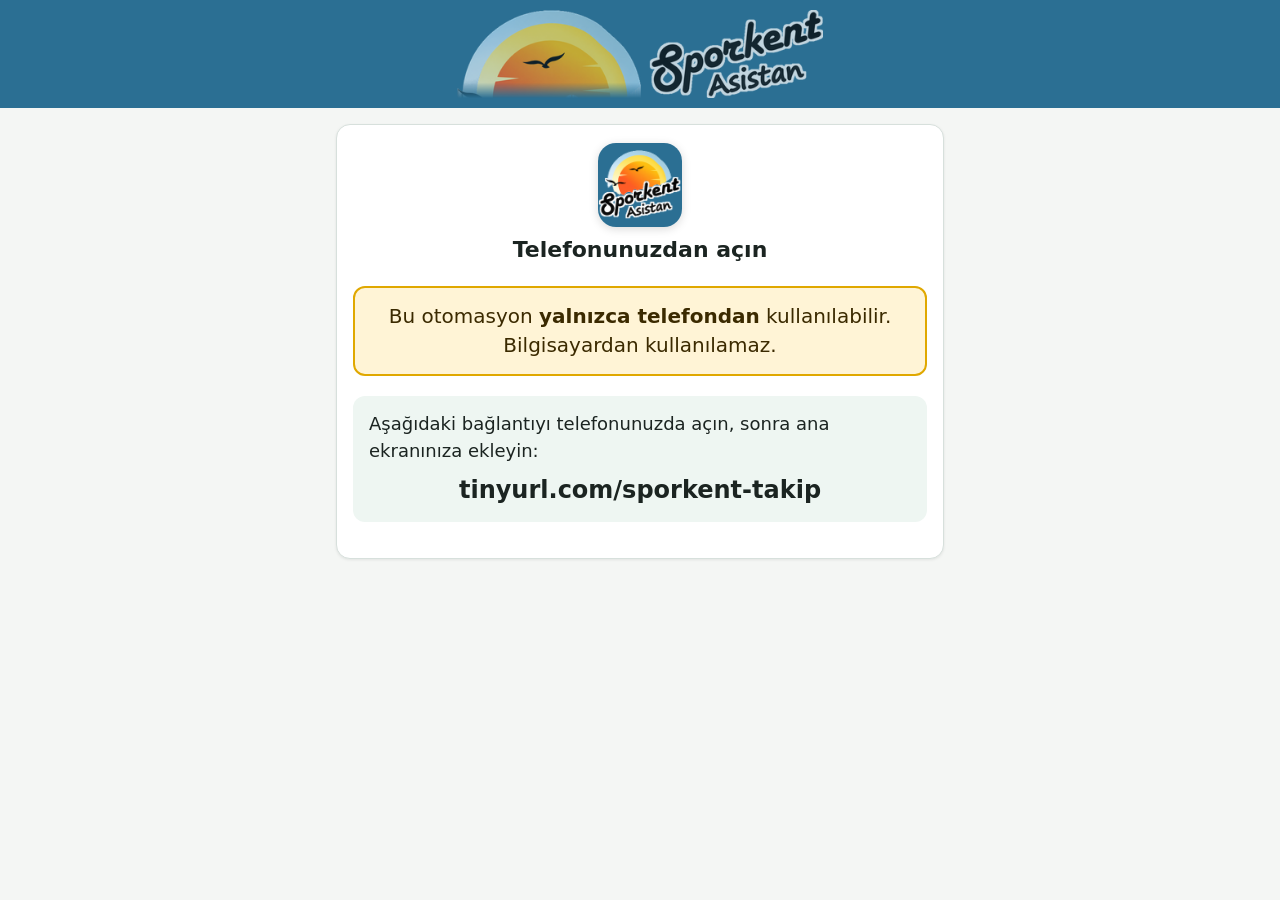
<file: index.html>
<!doctype html>
<html lang="tr">
<head>
  <meta charset="utf-8">
  <meta name="viewport" content="width=device-width, initial-scale=1, viewport-fit=cover">
  <title>SPORKENT ASİSTAN</title>
  <meta name="theme-color" content="#2b6f93">
  <link rel="manifest" href="manifest.json">
  <!-- TG / YK linkiyle gelen telefon ana ekrana eklerse uygulama hep "şahsi kodla giriş" ile açılsın (iPhone ana ekran uygulaması Safari'nin hafızasını görmez) -->
  <script>if (/[?&](tg|giris=tg)/.test(location.search)) document.querySelector('link[rel=manifest]').href = "manifest-tg.json";</script>
  <link rel="icon" href="icons/sk-mavi-192.png">
  <link rel="apple-touch-icon" href="icons/sk-mavi-192.png">
  <meta name="apple-mobile-web-app-capable" content="yes">
  <meta name="apple-mobile-web-app-title" content="SPORKENT ASİSTAN">
  <link rel="stylesheet" href="style.css">
</head>
<body>
  <header class="ust">
    <div class="ust-orta"><img class="ust-filigran" src="logo-yatay.png" alt="Sporkent Asistan"></div>
    <button id="ana-don" class="ust-ana" type="button" data-ana hidden aria-label="Ana sayfaya dön"><span>🏠</span>Ana Sayfaya Dön</button>
  </header>

  <!-- Devriye sürerken başka ekrandayken: dokununca devriyeye döner -->
  <button id="iz-cubuk" class="iz-cubuk" type="button" hidden></button>
  <!-- Uygulama arka plana düşünce: kayıt durdu uyarısı -->
  <div id="iz-uyari-perde" class="perde" hidden>
    <div class="kart soru iz-uyari-kutu">
      <h2>⚠ Konum kaydı durdu</h2>
      <p></p>
      <button id="iz-uyari-tamam" class="ana-dugme" type="button">Anladım, devam et</button>
    </div>
  </div>

  <!-- Bildirim kilidi: bildirimler açılmadan uygulama kullanılamaz -->
  <div id="bildirim-kilit" class="bildirim-kilit" role="dialog" aria-modal="true" aria-labelledby="kilit-baslik" hidden>
    <div class="kart kilit-kutu">
      <img src="icons/sk-mavi-192.png" alt="" width="84" height="84">
      <h1 id="kilit-baslik">🔔 Bildirimleri açın</h1>
      <p class="kilit-uyari">Bildirimleri açmadan bu programı <b>kullanamazsınız.</b></p>
      <div id="kilit-metin"></div>
      <button id="kilit-dugme" class="ana-dugme kilit-dugme" type="button">🔔 Bildirimleri Aç</button>
      <p id="kilit-hata" class="kilit-hata" role="alert" hidden></p>
    </div>
  </div>

  <!-- Yenilikler: program açılınca görülmemiş bütün gelişmeler -->
  <div id="yenilik" class="perde yenilik-perde" role="dialog" aria-modal="true" aria-labelledby="yenilik-baslik" hidden>
    <div class="kart yenilik-kutu">
      <h1>🔔 <span id="yenilik-baslik">Yeni bildirimler</span></h1>
      <div id="yenilik-liste" class="yenilik-liste"></div>
      <button id="yenilik-tamam" class="ana-dugme" type="button">✔ Tamam, hepsini gördüm</button>
    </div>
  </div>

  <!-- Ortak Saha Takip'e kayıt girince: önce parsel temsilcisinin onayına gider -->
  <div id="kayit-uyari" class="perde" hidden>
    <div class="kart soru kayit-uyari-kutu">
      <h2>⏳ Kaydınız parsel temsilcinize iletildi</h2>
      <p>Parsel temsilcisi tarafından onaylanması halinde, bu kaydınız Saha Takip'e düşecektir. Sorun yaşamanız halinde lütfen parsel temsilciniz ile iletişime geçiniz.</p>
      <p id="kayit-uyari-temsilci" class="kayit-uyari-temsilci"></p>
      <button id="kayit-uyari-tamam" class="ana-dugme" type="button">Tamam</button>
    </div>
  </div>

  <!-- Ana sayfa: bölümler -->
  <main id="ekran-ana" class="ekran" hidden>
    <p class="ana-karsilama"><span id="ana-hitap"></span> <b id="ana-ad"></b></p>
    <div id="ana-kutular" class="ana-kutular">
      <button type="button" data-ac="parsel" class="ana-kutu ak-parsel tam" hidden><span class="parsel-foto" id="ana-parsel-foto">👤</span><span class="parsel-yazi"><b>Parsel Temsilcisi</b><small></small></span></button>
      <button type="button" data-ac="yakinlar" class="ana-kutu ak-yakinlar" hidden><span>👨‍👩‍👧</span>Katılım Onayları<small></small></button>
      <button type="button" data-ac="kayitonay" class="ana-kutu ak-kayitonay" hidden><span>📝</span>Saha Takip Onayları<small></small></button>
      <button type="button" data-ac="duyuru" class="ana-kutu ak-duyuru"><span>📢</span>Duyurular<small></small></button>
      <button type="button" data-ac="saha" class="ana-kutu ak-saha"><span>🛠️</span>Saha Takip<small></small></button>
      <button type="button" data-ac="restoran" class="ana-kutu ak-restoran" hidden><span>🍽️</span>Restoran<small></small></button>
      <button type="button" data-ac="servis" class="ana-kutu ak-servis"><span>🚐</span>Servis</button>
      <button type="button" data-ac="yonetim" class="ana-kutu ak-yk" hidden><span>🗂️</span>Yönetim Kurulu<small></small></button>
      <button type="button" data-ac="aidat" class="ana-kutu ak-aidat"><span>💳</span>Aidat</button>
      <button type="button" data-ac="plaka" class="ana-kutu ak-plaka" hidden><span>🚗</span>Plaka-Kimlik Bildirimi</button>
      <button type="button" data-ac="masraf" class="ana-kutu ak-masraf" hidden><span>📋</span>Aylık Masraflar Listesi</button>
      <button type="button" data-ac="muavin" class="ana-kutu ak-muavin" hidden><span>📒</span>Hesap Özeti</button>
      <button type="button" data-ac="iletisim" class="ana-kutu ak-iletisim"><span>☎️</span>İletişim</button>
      <button type="button" data-ac="sokaklar" class="ana-kutu ak-sokak"><span>🗺️</span>Sokak Numaraları</button>
      <button type="button" data-ac="uyeler" class="ana-kutu ak-uyeler" hidden><span>👥</span>Üyeler ve Ayarlar<small></small></button>
      <button type="button" data-ac="rapor" class="ana-kutu ak-rapor" hidden><span>📊</span>Kullanım Raporu</button>
    </div>
  </main>

  <!-- Giriş -->
  <main id="ekran-giris" class="ekran" hidden>
    <!-- Telefonun tarayıcısında açılınca: önce ana ekrana ekletir -->
    <section id="kurulum" class="kart kurulum" hidden>
      <div class="kurulum-simge"><img src="icons/sk-mavi-192.png" alt="" width="84" height="84"></div>
      <h1>Ana ekrana ekleyin</h1>
      <p class="kurulum-metin">Bu otomasyonu kullanmak için telefonunuzun <b>ana ekranına eklemek zorundasınız.</b></p>
      <button id="kur-dugme" class="ana-dugme kur-dugme" type="button">📲 Ana Ekrana Ekle</button>
      <div id="kur-adim" class="kur-adim" hidden></div>
      <p class="ipucu kurulum-alt">Ekledikten sonra bu sayfayı kapatın ve ana ekrandaki <b>Sporkent</b> simgesine dokunun. Kaydınızı oradan yaparsınız.</p>
    </section>

    <!-- Önce kim olduğunu seçer: ortak (davet koduyla kayıt) ya da TG / YK / görevli (şahsi kodla giriş) -->
    <section id="giris-secim" class="kart giris-secim" hidden>
      <h1>Nasıl giriş yapacaksınız?</h1>
      <button id="sec-ortak" class="secim-dugme secim-ortak" type="button"><span>🏠</span><b>Kooperatif Ortağıyım</b><small>Kendi ortaklık numaramla kayıt oluyorum</small></button>
      <button id="sec-yakin" class="secim-dugme secim-yakin" type="button"><span>👨‍👩‍👧</span><b>Ortağın Yakınıyım</b><small>Ortağın eşi, çocuğu, damadı, gelini, misafiri…</small></button>
      <button id="sec-tg" class="metin-dugme sec-tg" type="button">🔑 Temsilciler Grubu (TG) ya da Yönetim Kurulu üyesiyseniz <b>buraya dokunun</b></button>
    </section>

    <form id="kayit-form" class="kart" hidden>
      <button id="mod-degistir" class="metin-dugme mod-degistir" type="button"></button>
      <h1 id="kayit-baslik">Ortak kaydı</h1>
      <p id="kayit-aciklama" class="ipucu kayit-ust"></p>
      <label><span id="ad-etiket">Adınız ve soyadınız</span>
        <input name="ad_soyad" autocomplete="name" required maxlength="80" placeholder="Örn. Ayşe Yılmaz">
      </label>
      <label><span id="no-etiket">Ortaklık numaranız</span>
        <input name="ortak_no" required inputmode="numeric" pattern="[0-9]*" maxlength="4" placeholder="Örn. 12">
      </label>
      <label><span id="tel-etiket">Cep telefonunuz</span>
        <input name="telefon" type="tel" autocomplete="tel" required maxlength="20" placeholder="0532 123 45 67">
        <small id="tel-ipucu" class="ipucu"></small>
      </label>
      <p class="kvkk">🔒 Bilgileriniz yalnızca kooperatif içi iletişim için kullanılır. <a href="aydinlatma.html">Aydınlatma metni</a></p>
      <label class="okudum-kutu"><input type="checkbox" name="aydinlatma" required> <span><a href="aydinlatma.html">Aydınlatma metnini</a> okudum.</span></label>
      <button class="ana-dugme" type="submit">Kayıt ol</button>
      <p id="kayit-hata" class="hata" hidden></p>
    </form>

    <form id="giris-form" class="kart" hidden>
      <h1>Şahsi kodla giriş</h1>
      <p class="ipucu kayit-ust">TG ve YK üyeleri, müdür, şef, muhasebe ve restoran yetkilisi. Kodu harfleriyle birlikte yazın (örn. TG1234).</p>
      <label>Adınız
        <input name="ad" autocomplete="username" required maxlength="80">
        <small class="ipucu">TG ve YK üyeleri, müdür, şef, muhasebe ve restoran yetkilisi size verilen kişisel kodla girer.</small>
      </label>
      <label>Kişisel kod / şifre
        <input name="kod" required autocomplete="off" autocapitalize="none" spellcheck="false" inputmode="text">
      </label>
      <button class="ana-dugme" type="submit">Giriş yap</button>
      <p id="giris-hata" class="hata" hidden></p>
      <p class="kvkk"><a href="aydinlatma.html">🔒 Kişisel veriler hakkında aydınlatma metni</a></p>
      <button id="kayda-don" class="metin-dugme" type="button">← Geri</button>
    </form>
  </main>

  <!-- Yönetici onayı bekleniyor -->
  <main id="ekran-bekle" class="ekran" hidden>
    <div class="kart" style="text-align:center">
      <div style="font-size:44px">⏳</div>
      <h1>Onay bekleniyor</h1>
      <p><b id="bekle-ad"></b> · <span id="bekle-rol"></span></p>
      <p id="bekle-not" class="bekle-not" hidden>⚠️ Girilen bilgiler kooperatifteki bilgilerle eşleşmiyor.<br><b>Lütfen parsel temsilciniz ile görüşün.</b></p>
      <div id="bekle-temsilci" style="text-align:left"></div>
      <p id="bekle-metin" class="ipucu" style="font-size:15px">Kaydınız yöneticiye (Yönetim Kurulu Başkanı) iletildi. Onaylandığında bu ekran kendiliğinden açılır.</p>
      <button id="bekle-bildirim" class="ikincil" style="width:100%">🔔 Onaylanınca bildirim gelsin</button>
    </div>
  </main>

  <!-- Yönetici: üyeler ve ayarlar -->
  <main id="ekran-yonetim" class="ekran" hidden>
    <div id="yonetim" class="kart"></div>
  </main>

  <!-- Müdür ve şefin günlük / haftalık görev programı -->
  <main id="ekran-gorevler" class="ekran" hidden>
    <div id="gorevler" class="kart"></div>
  </main>

  <!-- Yönetim işleri: iş programı ve müdür/şef görev takibi -->
  <main id="ekran-yonetimisleri" class="ekran" hidden>
    <div class="yonetim-kutular">
      <button id="yksaha-ac" class="yonetim-kutu kutu-yksaha"><span>🛠️</span>YK Saha Takip<small id="yksaha-sayi"></small></button>
      <button id="muhasebe-ac" class="yonetim-kutu kutu-muhasebe" hidden><span>🧾</span>Muhasebe</button>
      <button id="program-ac" class="yonetim-kutu kutu-program"><span class="isci-ikon" aria-hidden="true">👷<b>⛏️</b></span>İş Programı</button>
      <button id="gorevler-ac" class="yonetim-kutu kutu-gorev"><span>🚶</span>Devriye</button>
      <button id="kontrol-ac" class="yonetim-kutu kutu-kontrol"><span>✅</span>Günlük Kontrol</button>
      <button id="haftalik-ac" class="yonetim-kutu kutu-haftalik"><span>🗓️</span>Haftalık Kontrol</button>
      <button id="faaliyet-ac" class="yonetim-kutu kutu-faaliyet" hidden><span>📑</span>Aylık Faaliyet Raporu</button>
    </div>
  </main>

  <!-- YK Saha Takip: yönetici ve yönetim kurulunun verdiği iş emirleri -->
  <main id="ekran-yksaha" class="ekran" hidden>
    <button class="geri geri-tam" type="button" data-geri-yk>← Geri</button>
    <p class="modul-alt">Yönetici, yönetim kurulu, muhasebe, müdür ve şefin verdiği iş emirleri. Yalnızca bunlar görür.</p>
    <div id="yk-ozet" class="ozet"></div>
    <button id="yk-gecikme" class="gecikme-uyari" hidden></button>
    <button id="yk-yeni" class="ana-dugme" type="button" style="margin-bottom:12px" hidden>➕ Yeni iş emri ver</button>
    <div id="yk-liste" class="liste"></div>
  </main>

  <!-- Yönetim iş programı (takvim) -->
  <main id="ekran-program" class="ekran" hidden>
    <div id="program" class="kart"></div>
  </main>

  <!-- Aylık Faaliyet Raporu (yalnızca yönetici) -->
  <main id="ekran-faaliyet" class="ekran" hidden>
    <div id="faaliyet" class="kart"></div>
  </main>

  <!-- Aidat -->
  <main id="ekran-aidat" class="ekran" hidden>
    <div id="aidat"></div>
  </main>

  <!-- İletişim -->
  <main id="ekran-iletisim" class="ekran" hidden>
    <p class="modul-alt">Dokunduğunuz satır telefonunuzda hemen açılır.</p>
    <div class="iletisim">
      <a class="iletisim-satir" href="tel:+905413253019">
        <span class="iletisim-ikon ara">📞</span>
        <span><small>Müdür</small><b>0541 325 30 19</b><em>Aramak için dokunun</em></span>
      </a>
      <a class="iletisim-satir" href="tel:+905413253021">
        <span class="iletisim-ikon ara">📞</span>
        <span><small>Muhasebe</small><b>0541 325 30 21</b><em>Aramak için dokunun</em></span>
      </a>
      <a class="iletisim-satir" href="https://www.instagram.com/sporkentsitesi/?hl=tr" target="_blank" rel="noopener">
        <span class="iletisim-ikon insta" aria-hidden="true">
          <svg viewBox="0 0 24 24" width="30" height="30" fill="none" stroke="#fff" stroke-width="2" stroke-linecap="round" stroke-linejoin="round">
            <rect x="3" y="3" width="18" height="18" rx="5"/><circle cx="12" cy="12" r="4.2"/><circle cx="17.4" cy="6.6" r="1.1" fill="#fff" stroke="none"/>
          </svg>
        </span>
        <span><small>Instagram</small><b>@sporkentsitesi</b><em>Instagram sayfasını açmak için dokunun</em></span>
      </a>
      <a class="iletisim-satir" href="mailto:kooperatif@sporkentsitesi.com">
        <span class="iletisim-ikon posta">✉️</span>
        <span><small>E-posta</small><b>kooperatif@sporkentsitesi.com</b><em>E-posta yazmak için dokunun</em></span>
      </a>
      <a class="iletisim-satir" href="https://sporkentsitesi.com/" target="_blank" rel="noopener">
        <span class="iletisim-ikon site">🌐</span>
        <span><small>İnternet sitesi</small><b>www.sporkentsitesi.com</b><em>Siteyi açmak için dokunun</em></span>
      </a>
    </div>
  </main>

  <!-- Parsel Temsilcisi: temsilcinin resmi, adı, telefonu ve iletişim düğmeleri -->
  <main id="ekran-parsel" class="ekran" hidden>
    <div id="parsel-icerik"></div>
  </main>

  <!-- Duyurular: yönetici metin, görsel ya da PDF paylaşır; herkes görür -->
  <main id="ekran-duyuru" class="ekran" hidden>
    <div id="duyuru"></div>
  </main>

  <!-- Kullanım raporu (yalnızca yönetici) -->
  <main id="ekran-rapor" class="ekran" hidden>
    <div id="rapor"></div>
  </main>

  <!-- Restoran: menü resimleri ve sipariş telefonu (ara / WhatsApp) -->
  <main id="ekran-muhasebe" class="ekran" hidden>
    <button class="geri geri-tam" data-geri-yk>← Geri</button>
    <div id="muhasebe"></div>
  </main>

  <!-- Aylık Masraflar Listesi: TG ve Denetim Kurulu üyeleri (yalnızca görüntüleme) -->
  <main id="ekran-masraf" class="ekran" hidden>
    <div id="masraf"></div>
  </main>

  <!-- Hesap Özeti: ortak yalnızca kendi hesap dökümünü görür -->
  <main id="ekran-muavin" class="ekran" hidden>
    <div id="muavin"></div>
  </main>
  <!-- Ortak Muavinleri: yönetici, YK ve muhasebe -->
  <main id="ekran-muavinler" class="ekran" hidden>
    <div id="muavinler"></div>
  </main>

  <main id="ekran-restoran" class="ekran" hidden>
    <div id="restoran"></div>
  </main>

  <!-- Ortak: araç plakası giriş talebi (kooperatif e-posta adresine gider) -->
  <main id="ekran-plaka" class="ekran" hidden>
    <form id="plaka-form" class="kart plaka-form">
      <p class="modul-alt" style="margin-top:0">Site girişinde tanınması için aracın plakasını kooperatife bildirin.</p>
      <b class="plaka-soru">1. Araç kimin?</b>
      <div class="plaka-sec">
        <label><input type="radio" name="arac" value="kendi" required><span>🙋 Kendi aracım</span></label>
        <label><input type="radio" name="arac" value="yakin"><span>👨‍👩‍👧 Yakınımın aracı</span></label>
      </div>
      <div id="plaka-sahibi" hidden>
        <label id="plaka-ad-alan"><span id="plaka-ad-etiket">Aracın sahibi olan yakınınızın adı ve soyadı</span>
          <input name="arac_sahibi" maxlength="80" autocomplete="off" placeholder="Örn. Zeynep Yılmaz">
        </label>
        <label id="plaka-tel-alan"><span id="plaka-tel-etiket">Yakınınızın cep telefonu</span>
          <input name="arac_sahibi_tel" type="tel" maxlength="20" autocomplete="off" placeholder="0532 123 45 67">
        </label>
      </div>
      <!-- TG ve YK üyesi: ortaklık numarası ve telefon kayıtta yok; ilk bildirimde sorulur, sonra hatırlanır -->
      <div id="plaka-kimlik" hidden>
        <label id="plaka-no-alan">Ortaklık numaranız
          <input name="daire" inputmode="numeric" pattern="[0-9]*" maxlength="4" autocomplete="off" placeholder="Örn. 12">
        </label>
        <label id="plaka-kendi-tel-alan">Cep telefonunuz
          <input name="kendi_tel" type="tel" maxlength="20" autocomplete="tel" placeholder="0532 123 45 67">
        </label>
        <small class="ipucu">Bir kez yazmanız yeterli; sonraki bildirimlerde hatırlanır.</small>
      </div>
      <p id="plaka-kimlik-ozet" class="ipucu" hidden></p>
      <label><b class="plaka-soru">2. Plaka numarası</b>
        <input name="plaka" class="plaka-kutu" required maxlength="14" autocomplete="off" autocapitalize="characters" spellcheck="false">
      </label>
      <button class="ana-dugme" type="submit">📧 Kooperatife Gönder</button>
      <p class="ipucu">Bildiriminiz <b>kooperatif@sporkentsitesi.com</b> adresine gider.</p>
    </form>
  </main>

  <!-- Parsel temsilcisi: kendi parselindeki ortakların yakınlarının katılma başvuruları -->
  <main id="ekran-yakinlar" class="ekran" hidden>
    <p class="modul-alt">Parselinizdeki ortaklar ve yakınları (eşi, çocuğu, damadı, misafiri…) uygulamaya katılmak istiyor. Telefonu kooperatif kaydıyla eşleşmeyenler sizin onayınızı bekler; onay ya da ret sizin işinizdir.</p>
    <div id="yakin-liste"></div>
  </main>

  <!-- Saha Takip (ana ekran) -->
  <main id="ekran-liste" class="ekran" hidden>
    <div id="parsel-ust" class="parsel-ust" hidden></div>
    <div id="karsilama" class="karsilama"></div>
    <button id="onay-uyari" class="onay-uyari" hidden></button>
    <div id="ozet" class="ozet"></div>
    <button id="gecikme-uyari" class="gecikme-uyari" hidden></button>
    <p id="gorunurluk" class="ipucu" style="margin:-4px 0 12px"></p>
    <div id="liste" class="liste"></div>
    <button id="yeni-ac" class="yuzen">+ Yeni kayıt</button>
  </main>

  <!-- Yeni kayıt -->
  <main id="ekran-yeni" class="ekran" hidden>
    <form id="yeni-form" class="kart">
      <h1 id="yeni-baslik">Yeni kayıt</h1>
      <p id="yeni-temsilci-not" class="parsel-not" hidden>Parsel temsilcisi tarafından onaylanması halinde, bu kaydınız Saha Takip'e düşecektir. Sorun yaşamanız halinde lütfen parsel temsilciniz ile iletişime geçiniz.</p>
      <p id="yeni-tur-not" class="yeni-tur-not" hidden>🔒 YK iş emri: yalnızca yönetici, yönetim kurulu, muhasebe, müdür ve şef görür.</p>

      <div class="foto-alan">
        <img id="yeni-foto-onizleme" alt="" hidden>
        <label class="foto-dugme">
          <input id="yeni-foto" type="file" accept="image/*" capture="environment" hidden>
          <span id="yeni-foto-yazi">📷 Fotoğraf çek</span>
        </label>
        <label class="foto-dugme galeri-dugme">
          <input id="yeni-galeri" type="file" accept="image/*" hidden>
          <span>🖼️ Galeriden Fotoğraf Yükle</span>
        </label>
        <small class="ipucu">Fotoğraf isteğe bağlıdır; fotoğrafsız da kayıt gönderebilirsiniz.</small>
      </div>


      <label>Yer
        <input name="yer" required maxlength="200" placeholder="Örn. 3 numaralı duş">
      </label>

      <label>Sorun
        <textarea name="sorun" required rows="4" maxlength="2000" placeholder="Sorunu yazın"></textarea>
        <small class="ipucu">Konuşarak yazmak için telefonunuzun klavyesindeki 🎤 mikrofon tuşuna basın.</small>
      </label>

      <div id="emir-sure" class="emir-sure" hidden>
        <b>Bu iş kaç gün içinde yapılsın?</b>
        <div class="sure-sec" id="emir-sure-sec"></div>
        <small class="ipucu">Seçmezseniz 2 gün verilir. Süre dolunca iş listede yanıp söner.</small>
      </div>

      <div class="dugmeler">
        <button type="button" class="ikincil" data-geri>Vazgeç</button>
        <button class="ana-dugme" type="submit">Gönder</button>
      </div>
      <p class="hata" hidden></p>
    </form>
  </main>

  <!-- Kayıt ayrıntısı -->
  <main id="ekran-detay" class="ekran" hidden>
    <div id="detay" class="kart"></div>
  </main>

  <!-- Alt menü: üç modül -->
  <!-- Sokak Numaraları: kooperatifin sokak numaratörü (iki parmakla büyütülür) -->
  <main id="ekran-sokaklar" class="ekran" hidden>
    <div class="numarator-ust"><span>İki parmakla büyütün, kaydırın</span></div>
    <div id="numarator" class="numarator" aria-label="Sporkent sokak numaratörü"></div>
  </main>

  <!-- Servis aracı güzergahı: yönetici servisle bir tur atarken kaydeder -->
  <main id="ekran-servis" class="ekran" hidden>
    <div class="baslik-cift">
      <section class="servis-saat">
        <p>Aracımız, aşağıda belirtilen saatlerde, <b>Dut Ağacından</b> hareket etmek suretiyle servis hizmeti vermektedir.</p>
        <div id="servis-saatler"></div>
      </section>
      <h1 class="sayfa-bant bant-servis">🚐 Servis Güzergahı</h1></div>
    <div id="servis" class="kart"></div>
  </main>

  <nav id="alt-menu" class="alt-menu" hidden aria-label="Bölümler">
    <button type="button" data-modul="saha"><span>🛠️</span>Saha Takip<b id="saha-rozet" class="menu-rozet" hidden></b></button>
    <button type="button" data-modul="yonetim" hidden><span>🗂️</span>Yönetim Kurulu<b id="yk-rozet" class="menu-rozet" hidden></b></button>
    <button type="button" data-modul="aidat"><span>💳</span>Aidat</button>
    <button type="button" data-modul="iletisim"><span>☎️</span>İletişim</button>
    <button type="button" data-modul="sokaklar"><span>🗺️</span><em class="ad-uzun">Sokak Numaraları</em><em class="ad-kisa">Sokaklar</em></button>
    <button type="button" data-modul="servis"><span>🚐</span>Servis</button>
  </nav>

  <!-- Resmi tam ekran gösterir: iki parmakla büyütülür -->
  <div id="resim-gorucu" class="resim-gorucu" hidden>
    <div id="resim-gorucu-alan" class="resim-gorucu-alan"></div>
    <button id="resim-kapat" class="resim-kapat" type="button" aria-label="Kapat">✕ Kapat</button>
    <p class="resim-ipucu">İki parmakla büyütün, kaydırın</p>
  </div>

  <div id="mesaj" class="mesaj" hidden></div>

  <div id="cikis-sor" class="perde" hidden>
    <div class="kart soru">
      <h1>Çıkış yapılsın mı?</h1>
      <p class="ipucu" style="font-size:15px">Tekrar girmek için adınız ve kodunuz gerekecek.</p>
      <div class="dugmeler">
        <button type="button" class="ikincil" id="cikis-hayir">Vazgeç</button>
        <button type="button" class="ana-dugme" id="cikis-evet">Çıkış yap</button>
      </div>
    </div>
  </div>

  <script src="config.js"></script>
  <script src="app.js"></script>
</body>
</html>
</file>
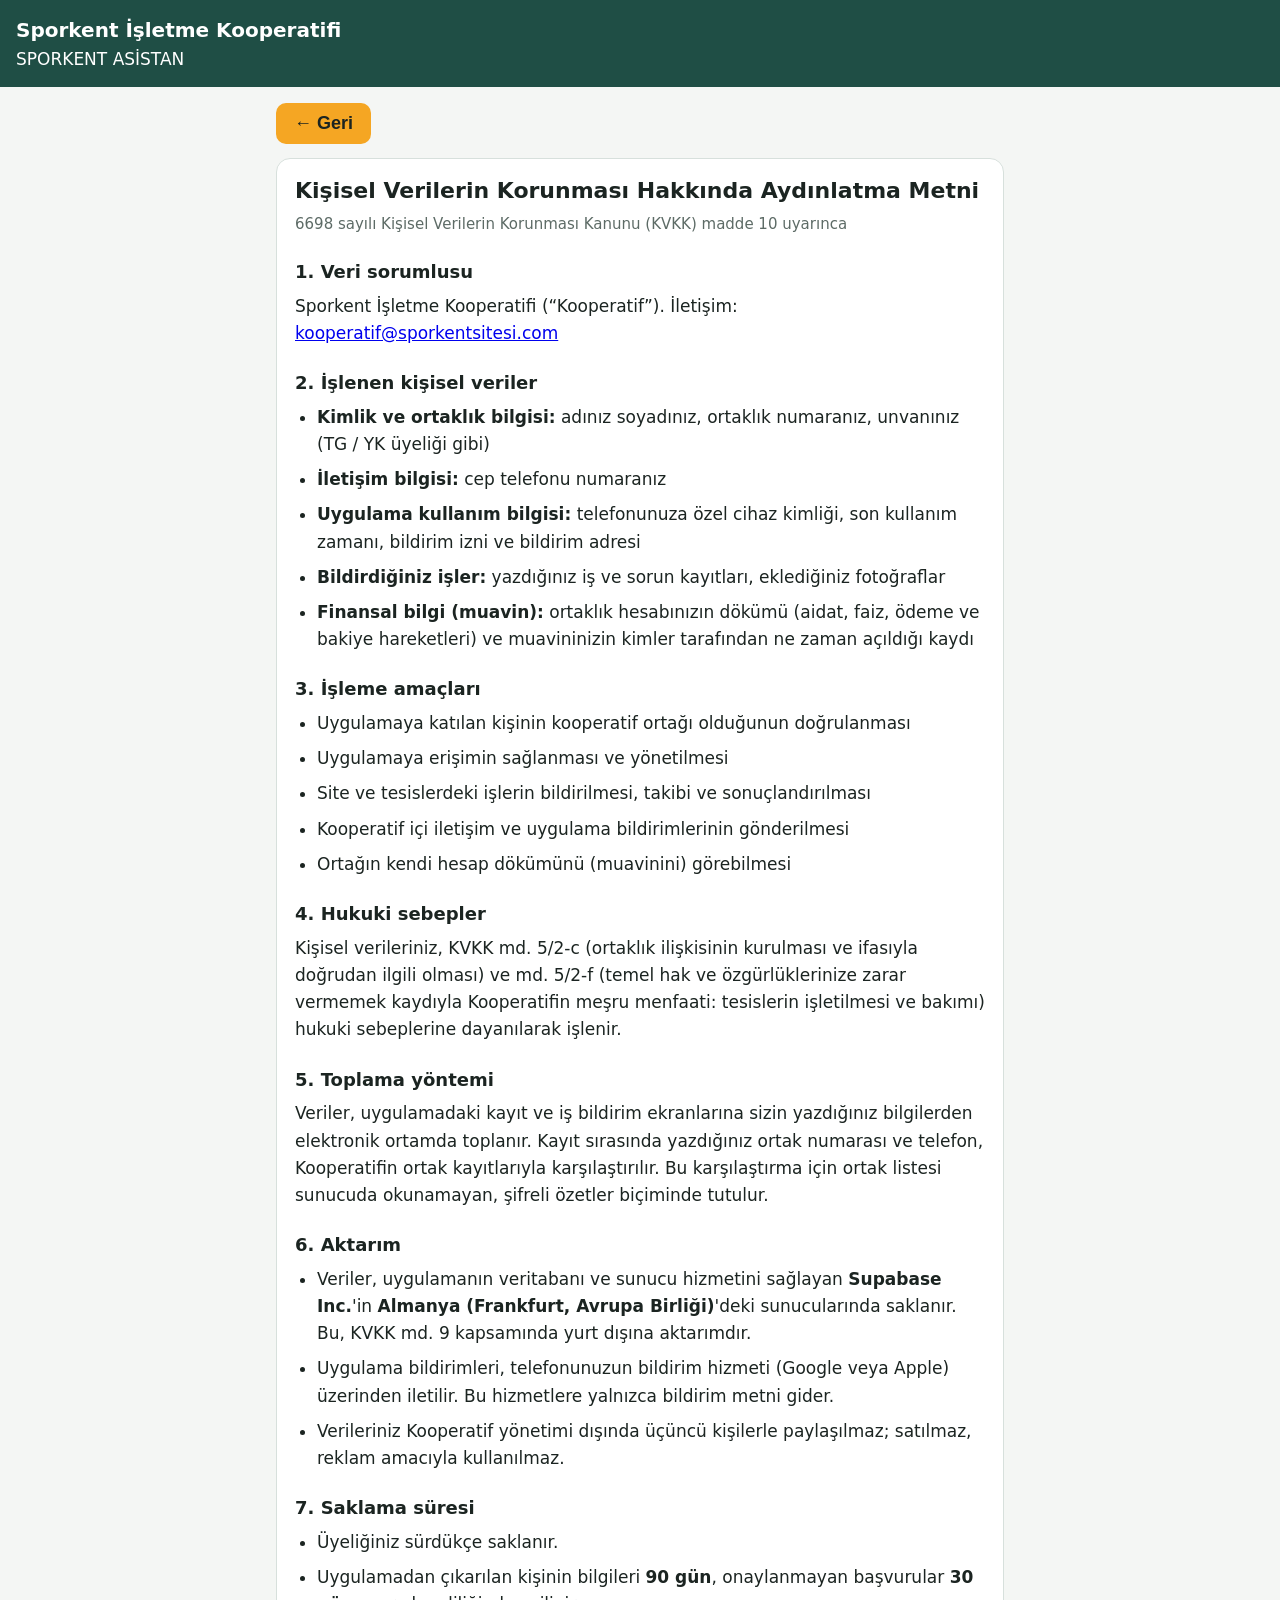
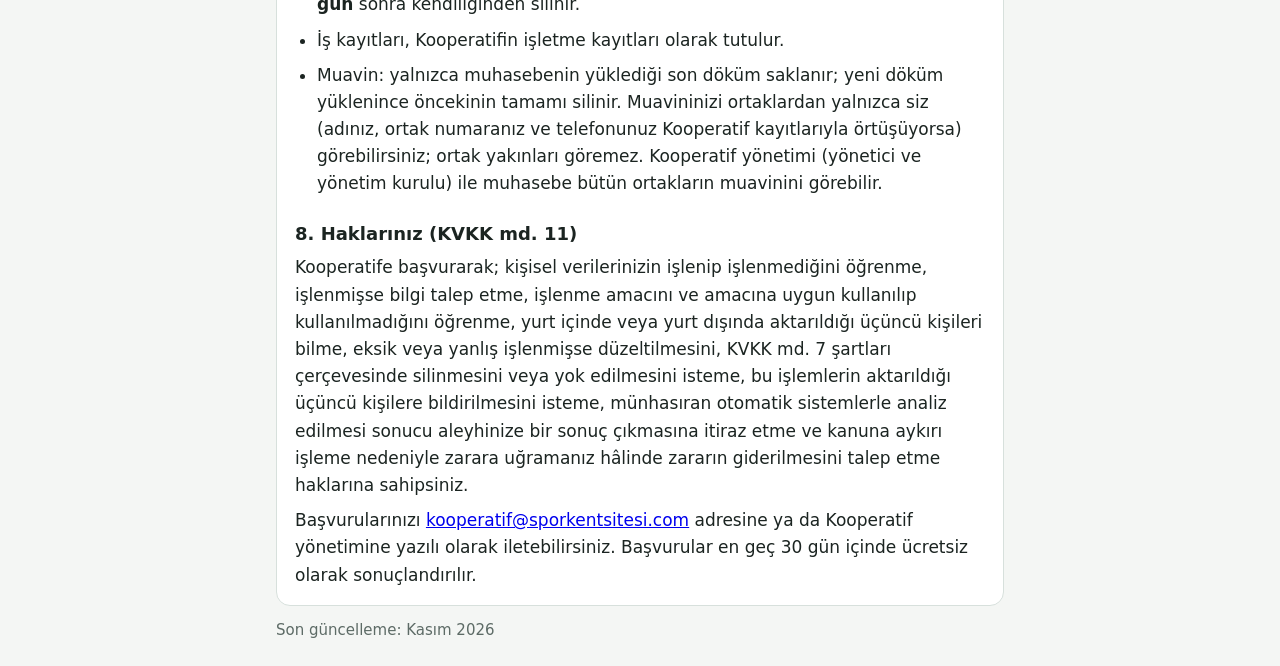
<file: aydinlatma.html>
<!doctype html>
<html lang="tr">
<head>
  <meta charset="utf-8">
  <meta name="viewport" content="width=device-width, initial-scale=1, viewport-fit=cover">
  <title>Aydınlatma Metni – SPORKENT ASİSTAN</title>
  <meta name="theme-color" content="#1f4e45">
  <link rel="icon" href="icons/sk-mavi-192.png">
  <style>
    :root { --yesil: #1f4e45; --zemin: #f4f6f4; --kart: #fff; --yazi: #1b2421; --soluk: #5d6b66; --cizgi: #d7e0dc; }
    @media (prefers-color-scheme: dark) {
      :root:not([data-theme="light"]) { --zemin: #121a18; --kart: #1b2522; --yazi: #e6ece9; --soluk: #a3b1ac; --cizgi: #2f3d39; }
    }
    * { box-sizing: border-box; }
    body { margin: 0; background: var(--zemin); color: var(--yazi); font: 17px/1.6 system-ui, -apple-system, "Segoe UI", Roboto, sans-serif; }
    header { background: var(--yesil); color: #fff; padding: 14px 16px; padding-top: max(14px, env(safe-area-inset-top)); }
    header b { display: block; font-size: 20px; }
    main { max-width: 760px; margin: 0 auto; padding: 16px; }
    .kart { background: var(--kart); border: 1px solid var(--cizgi); border-radius: 14px; padding: 18px 18px 8px; }
    h1 { font-size: 22px; margin: 0 0 6px; line-height: 1.3; }
    h2 { font-size: 18px; margin: 22px 0 6px; }
    p, li { margin: 0 0 8px; }
    ul { padding-left: 22px; margin: 0 0 8px; }
    .soluk { color: var(--soluk); font-size: 15px; }
    .geri { display: inline-block; margin: 0 0 14px; padding: 10px 18px; border-radius: 10px; background: #f5a623; color: #1b2421; font-weight: 700; font-size: 18px; border: 0; cursor: pointer; }
  </style>
</head>
<body>
  <header><b>Sporkent İşletme Kooperatifi</b>SPORKENT ASİSTAN</header>
  <main>
    <button class="geri" onclick="history.length > 1 ? history.back() : location.replace('./')">← Geri</button>
    <div class="kart">
      <h1>Kişisel Verilerin Korunması Hakkında Aydınlatma Metni</h1>
      <p class="soluk">6698 sayılı Kişisel Verilerin Korunması Kanunu (KVKK) madde 10 uyarınca</p>

      <h2>1. Veri sorumlusu</h2>
      <p>Sporkent İşletme Kooperatifi (“Kooperatif”). İletişim: <a href="mailto:kooperatif@sporkentsitesi.com">kooperatif@sporkentsitesi.com</a></p>

      <h2>2. İşlenen kişisel veriler</h2>
      <ul>
        <li><b>Kimlik ve ortaklık bilgisi:</b> adınız soyadınız, ortaklık numaranız, unvanınız (TG / YK üyeliği gibi)</li>
        <li><b>İletişim bilgisi:</b> cep telefonu numaranız</li>
        <li><b>Uygulama kullanım bilgisi:</b> telefonunuza özel cihaz kimliği, son kullanım zamanı, bildirim izni ve bildirim adresi</li>
        <li><b>Bildirdiğiniz işler:</b> yazdığınız iş ve sorun kayıtları, eklediğiniz fotoğraflar</li>
        <li><b>Finansal bilgi (muavin):</b> ortaklık hesabınızın dökümü (aidat, faiz, ödeme ve bakiye hareketleri) ve muavininizin kimler tarafından ne zaman açıldığı kaydı</li>
      </ul>

      <h2>3. İşleme amaçları</h2>
      <ul>
        <li>Uygulamaya katılan kişinin kooperatif ortağı olduğunun doğrulanması</li>
        <li>Uygulamaya erişimin sağlanması ve yönetilmesi</li>
        <li>Site ve tesislerdeki işlerin bildirilmesi, takibi ve sonuçlandırılması</li>
        <li>Kooperatif içi iletişim ve uygulama bildirimlerinin gönderilmesi</li>
        <li>Ortağın kendi hesap dökümünü (muavinini) görebilmesi</li>
      </ul>

      <h2>4. Hukuki sebepler</h2>
      <p>Kişisel verileriniz, KVKK md. 5/2-c (ortaklık ilişkisinin kurulması ve ifasıyla doğrudan ilgili olması) ve md. 5/2-f (temel hak ve özgürlüklerinize zarar vermemek kaydıyla Kooperatifin meşru menfaati: tesislerin işletilmesi ve bakımı) hukuki sebeplerine dayanılarak işlenir.</p>

      <h2>5. Toplama yöntemi</h2>
      <p>Veriler, uygulamadaki kayıt ve iş bildirim ekranlarına sizin yazdığınız bilgilerden elektronik ortamda toplanır. Kayıt sırasında yazdığınız ortak numarası ve telefon, Kooperatifin ortak kayıtlarıyla karşılaştırılır. Bu karşılaştırma için ortak listesi sunucuda okunamayan, şifreli özetler biçiminde tutulur.</p>

      <h2>6. Aktarım</h2>
      <ul>
        <li>Veriler, uygulamanın veritabanı ve sunucu hizmetini sağlayan <b>Supabase Inc.</b>'in <b>Almanya (Frankfurt, Avrupa Birliği)</b>'deki sunucularında saklanır. Bu, KVKK md. 9 kapsamında yurt dışına aktarımdır.</li>
        <li>Uygulama bildirimleri, telefonunuzun bildirim hizmeti (Google veya Apple) üzerinden iletilir. Bu hizmetlere yalnızca bildirim metni gider.</li>
        <li>Verileriniz Kooperatif yönetimi dışında üçüncü kişilerle paylaşılmaz; satılmaz, reklam amacıyla kullanılmaz.</li>
      </ul>

      <h2>7. Saklama süresi</h2>
      <ul>
        <li>Üyeliğiniz sürdükçe saklanır.</li>
        <li>Uygulamadan çıkarılan kişinin bilgileri <b>90 gün</b>, onaylanmayan başvurular <b>30 gün</b> sonra kendiliğinden silinir.</li>
        <li>İş kayıtları, Kooperatifin işletme kayıtları olarak tutulur.</li>
        <li>Muavin: yalnızca muhasebenin yüklediği son döküm saklanır; yeni döküm yüklenince öncekinin tamamı silinir. Muavininizi ortaklardan yalnızca siz (adınız, ortak numaranız ve telefonunuz Kooperatif kayıtlarıyla örtüşüyorsa) görebilirsiniz; ortak yakınları göremez. Kooperatif yönetimi (yönetici ve yönetim kurulu) ile muhasebe bütün ortakların muavinini görebilir.</li>
      </ul>

      <h2>8. Haklarınız (KVKK md. 11)</h2>
      <p>Kooperatife başvurarak; kişisel verilerinizin işlenip işlenmediğini öğrenme, işlenmişse bilgi talep etme, işlenme amacını ve amacına uygun kullanılıp kullanılmadığını öğrenme, yurt içinde veya yurt dışında aktarıldığı üçüncü kişileri bilme, eksik veya yanlış işlenmişse düzeltilmesini, KVKK md. 7 şartları çerçevesinde silinmesini veya yok edilmesini isteme, bu işlemlerin aktarıldığı üçüncü kişilere bildirilmesini isteme, münhasıran otomatik sistemlerle analiz edilmesi sonucu aleyhinize bir sonuç çıkmasına itiraz etme ve kanuna aykırı işleme nedeniyle zarara uğramanız hâlinde zararın giderilmesini talep etme haklarına sahipsiniz.</p>
      <p>Başvurularınızı <a href="mailto:kooperatif@sporkentsitesi.com">kooperatif@sporkentsitesi.com</a> adresine ya da Kooperatif yönetimine yazılı olarak iletebilirsiniz. Başvurular en geç 30 gün içinde ücretsiz olarak sonuçlandırılır.</p>
    </div>
    <p class="soluk" style="margin-top:12px">Son güncelleme: Kasım 2026</p>
  </main>
</body>
</html>
</file>
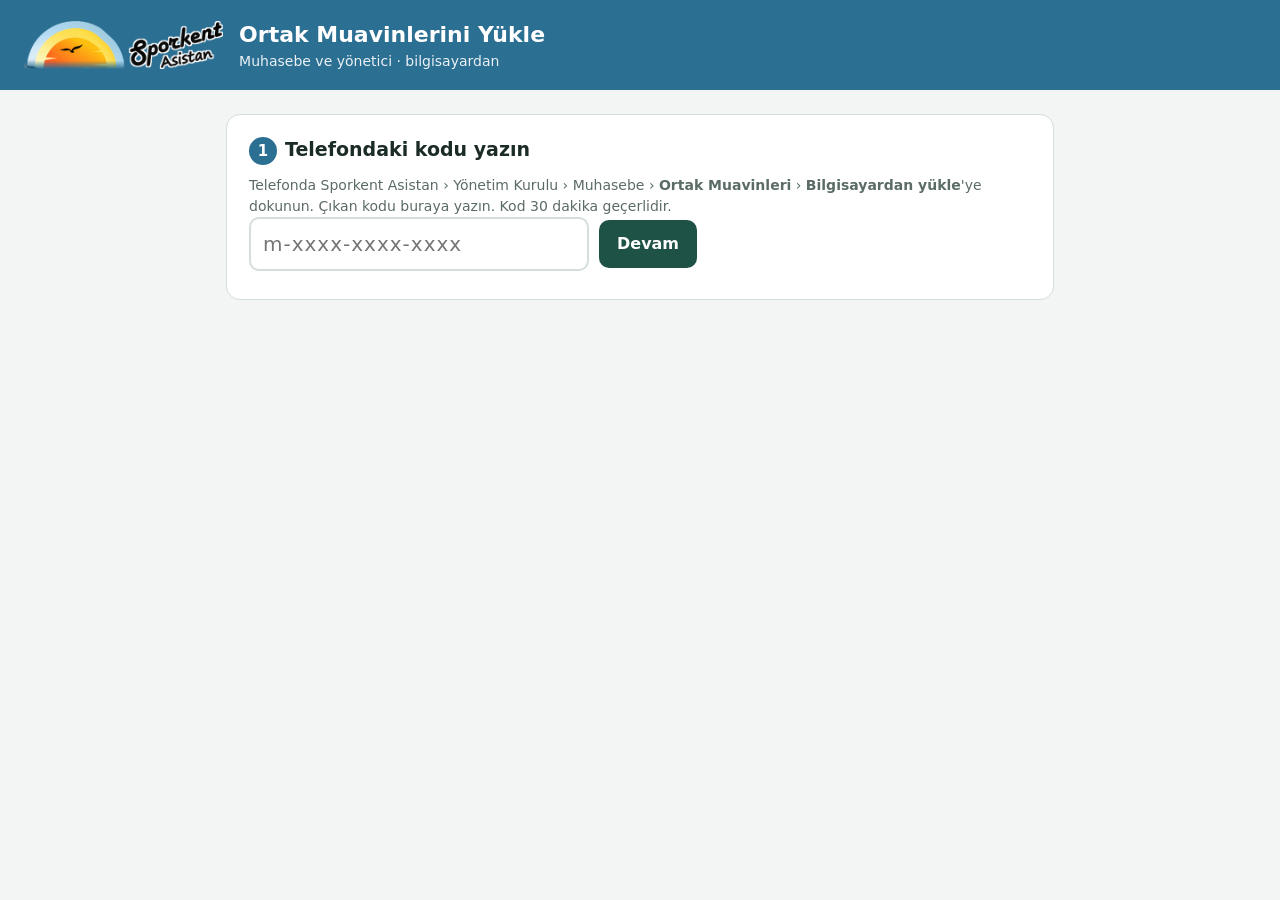
<file: muavin-yukle.html>
<!doctype html>
<html lang="tr">
<head>
  <meta charset="utf-8">
  <meta name="viewport" content="width=device-width, initial-scale=1">
  <meta name="robots" content="noindex">
  <title>Muavin Yükle – SPORKENT ASİSTAN</title>
  <style>
    :root { --mavi: #2b6f93; --koyu: #1b2b26; --soluk: #5b6b66; --cizgi: #d4dedb; --kart: #fff; --zemin: #f3f5f4; --yesil: #1f5246; --kirmizi: #b3261e; }
    @media (prefers-color-scheme: dark) { :root:not([data-theme="light"]) { --koyu: #e4ece9; --soluk: #a9b8b3; --cizgi: #34433f; --kart: #18211f; --zemin: #0f1513; } }
    * { box-sizing: border-box; }
    body { margin: 0; background: var(--zemin); color: var(--koyu); font: 16px/1.5 "Segoe UI", system-ui, sans-serif; }
    header { background: var(--mavi); color: #fff; padding: 18px 24px; display: flex; align-items: center; gap: 16px; }
    header img { height: 48px; }
    header h1 { margin: 0; font-size: 22px; }
    header small { display: block; opacity: .9; font-size: 14px; }
    main { max-width: 860px; margin: 24px auto; padding: 0 16px; display: grid; gap: 16px; }
    .kart { background: var(--kart); border: 1px solid var(--cizgi); border-radius: 14px; padding: 20px 22px; }
    .kart h2 { margin: 0 0 10px; font-size: 19px; }
    .adim { display: inline-grid; place-items: center; width: 28px; height: 28px; border-radius: 50%; background: var(--mavi); color: #fff; font-weight: 700; margin-right: 8px; font-size: 15px; }
    input[type=text] { font: inherit; font-size: 20px; letter-spacing: 1px; padding: 10px 12px; border: 2px solid var(--cizgi); border-radius: 10px; width: 100%; max-width: 340px; background: var(--kart); color: var(--koyu); }
    button, .dugme { font: inherit; font-weight: 700; border: 0; border-radius: 10px; padding: 12px 18px; cursor: pointer; background: var(--yesil); color: #fff; }
    button:disabled { opacity: .5; cursor: default; }
    .ikincil { background: #e4ece9; color: var(--koyu); }
    .satir { display: flex; gap: 10px; flex-wrap: wrap; align-items: center; }
    .ipucu { color: var(--soluk); font-size: 14px; margin: 8px 0 0; }
    .hata { color: var(--kirmizi); font-weight: 600; }
    .tamam { color: #1b6b2e; font-weight: 700; }
    .ozet { display: grid; grid-template-columns: repeat(auto-fit, minmax(150px, 1fr)); gap: 10px; margin: 12px 0; }
    .ozet div { background: var(--zemin); border-radius: 10px; padding: 10px 12px; }
    .ozet b { display: block; font-size: 22px; }
    .cubuk { height: 14px; background: var(--cizgi); border-radius: 99px; overflow: hidden; margin: 12px 0 6px; }
    .cubuk span { display: block; height: 100%; width: 0; background: var(--yesil); transition: width .2s; }
    details { margin-top: 10px; } summary { cursor: pointer; color: var(--soluk); }
    ul.hatalar { margin: 8px 0 0; padding-left: 20px; font-size: 14px; max-height: 220px; overflow: auto; }
    label.secim { display: flex; gap: 8px; align-items: center; margin-top: 12px; }
    [hidden] { display: none !important; }
  </style>
</head>
<body>
  <header>
    <img src="logo-yatay.png" alt="">
    <div><h1>Ortak Muavinlerini Yükle</h1><small>Muhasebe ve yönetici · bilgisayardan</small></div>
  </header>
  <main>
    <section class="kart" id="k-kod">
      <h2><span class="adim">1</span>Telefondaki kodu yazın</h2>
      <p class="ipucu" style="margin-top:0">Telefonda Sporkent Asistan › Yönetim Kurulu › Muhasebe › <b>Ortak Muavinleri</b> › <b>Bilgisayardan yükle</b>'ye dokunun. Çıkan kodu buraya yazın. Kod 30 dakika geçerlidir.</p>
      <div class="satir"><input id="kod" type="text" placeholder="m-xxxx-xxxx-xxxx" autocomplete="off" spellcheck="false"><button id="kod-dugme" type="button">Devam</button></div>
      <p id="kod-durum" class="ipucu"></p>
    </section>

    <section class="kart" id="k-klasor" hidden>
      <h2><span class="adim">2</span>Faiz dökümleri klasörünü seçin</h2>
      <p class="ipucu" style="margin-top:0">Muhasebe İletişim Programı'nın çıkardığı klasörü seçin (örn. <b>Faiz dökümleri 28.11.2026 (18.15)</b>). İçindeki her ortağın Excel dosyası bu bilgisayarda okunur; Excel dosyalarının kendisi hiçbir yere gönderilmez.</p>
      <div class="satir">
        <label class="dugme" for="klasor">📁 Klasörü seç</label><input id="klasor" type="file" webkitdirectory multiple hidden>
        <label class="dugme ikincil" for="dosyalar">ya da dosyaları seç</label><input id="dosyalar" type="file" accept=".xlsx" multiple hidden>
      </div>
      <p id="okuma-durum" class="ipucu"></p>
      <div id="sonuc" hidden>
        <div class="ozet" id="ozet"></div>
        <div id="hata-kutu"></div>
      </div>
    </section>

    <section class="kart" id="k-yukle" hidden>
      <h2><span class="adim">3</span>Yükle</h2>
      <p id="mevcut" class="ipucu" style="margin-top:0"></p>
      <label class="secim"><input type="checkbox" id="bildir" checked> Ortaklara "Hesap özetiniz güncellendi" bildirimi gönder (bildirimde tutar yazmaz)</label>
      <div class="satir" style="margin-top:14px"><button id="yukle" type="button">⬆ Muavini yükle</button></div>
      <div class="cubuk" hidden id="cubuk"><span></span></div>
      <p id="yukle-durum" class="ipucu"></p>
    </section>
  </main>

  <script src="config.js"></script>
  <script>
  (() => {
    "use strict";
    const AYAR = window.SPORKENT || {};
    const $ = (s) => document.querySelector(s);
    const kac = (s) => String(s ?? "").replace(/[&<>"']/g, (c) => ({ "&": "&amp;", "<": "&lt;", ">": "&gt;", '"': "&quot;", "'": "&#39;" }[c]));
    let kod = "", okunan = [];

    async function api(eylem, veri = {}) {
      const r = await fetch(`${AYAR.supabaseUrl}/functions/v1/api`, {
        method: "POST",
        headers: { "Content-Type": "application/json", apikey: AYAR.anonKey, Authorization: `Bearer ${AYAR.anonKey}` },
        body: JSON.stringify({ eylem, kod, ...veri }),
      });
      let j = {}; try { j = await r.json(); } catch {}
      if (!r.ok) throw new Error(j.hata || "Bağlantı hatası, tekrar deneyin.");
      return j;
    }

    // ---- 1. Kod ----
    async function kodDene() {
      kod = $("#kod").value.trim().toLowerCase().replace(/\s+/g, "");
      const d = $("#kod-durum"); d.className = "ipucu"; d.textContent = "Kontrol ediliyor…";
      try {
        const r = await api("muavin_kod_kontrol");
        d.className = "tamam"; d.textContent = `✔ Kod doğru · ${r.ad || ""} · ${new Date(r.son).toLocaleTimeString("tr-TR", { hour: "2-digit", minute: "2-digit" })}'e kadar geçerli`;
        $("#k-klasor").hidden = false;
        $("#mevcut").textContent = r.mevcut ? `Şu an uygulamadaki muavin: ${r.mevcut.adet} ortak · hesap tarihi ${r.mevcut.hesap_tarihi} · ${new Date(r.mevcut.yuklendi_at).toLocaleString("tr-TR")}${r.mevcut.yukleyen ? " · " + r.mevcut.yukleyen : ""}. Yüklediğinizde tamamen bunun yerine geçer.` : "Uygulamada henüz muavin yok.";
      } catch (e) { d.className = "hata"; d.textContent = e.message; }
    }
    $("#kod-dugme").addEventListener("click", kodDene);
    $("#kod").addEventListener("keydown", (e) => { if (e.key === "Enter") kodDene(); });
    const h = new URLSearchParams(location.hash.slice(1)).get("kod");
    if (h) { $("#kod").value = h; history.replaceState(null, "", location.pathname); kodDene(); }

    // ---- 2. Excel okuma (bu bilgisayarda) ----
    async function xlsxAc(file) {
      const bytes = new Uint8Array(await file.arrayBuffer()), v = new DataView(bytes.buffer), td = new TextDecoder();
      let son = bytes.length - 22; for (; son >= Math.max(0, bytes.length - 65557); son--) if (v.getUint32(son, true) === 0x06054b50) break;
      if (son < 0) throw new Error("Excel dosyası açılamadı.");
      const adet = v.getUint16(son + 10, true), girdiler = {}; let pos = v.getUint32(son + 16, true);
      for (let i = 0; i < adet; i++) {
        const yontem = v.getUint16(pos + 10, true), boy = v.getUint32(pos + 20, true), nl = v.getUint16(pos + 28, true), xl = v.getUint16(pos + 30, true), cl = v.getUint16(pos + 32, true), off = v.getUint32(pos + 42, true);
        girdiler[td.decode(bytes.slice(pos + 46, pos + 46 + nl))] = { yontem, boy, off }; pos += 46 + nl + xl + cl;
      }
      return async (ad) => {
        const e = girdiler[ad]; if (!e) return null;
        const bas = e.off + 30 + v.getUint16(e.off + 26, true) + v.getUint16(e.off + 28, true);
        let b = bytes.slice(bas, bas + e.boy);
        if (e.yontem === 8) b = new Uint8Array(await new Response(new Blob([b]).stream().pipeThrough(new DecompressionStream("deflate-raw"))).arrayBuffer());
        return new DOMParser().parseFromString(td.decode(b), "application/xml");
      };
    }
    // Sayfa adına göre satırlar: [{ satır no: { A: değer, … } }]
    async function sayfalar(xml) {
      const ss = await xml("xl/sharedStrings.xml");
      const yazilar = ss ? Array.from(ss.getElementsByTagName("si"), (s) => Array.from(s.getElementsByTagName("t"), (t) => t.textContent).join("")) : [];
      const wb = await xml("xl/workbook.xml"), rels = await xml("xl/_rels/workbook.xml.rels");
      const hedef = {}; for (const r of Array.from(rels.getElementsByTagName("Relationship"))) hedef[r.getAttribute("Id")] = r.getAttribute("Target").replace(/^\/?(xl\/)?/, "xl/");
      const sonuc = {};
      for (const sh of Array.from(wb.getElementsByTagName("sheet"))) {
        const rid = sh.getAttribute("r:id") || sh.getAttributeNS("http://schemas.openxmlformats.org/officeDocument/2006/relationships", "id");
        const d = await xml(hedef[rid]); if (!d) continue;
        const satirlar = [];
        for (const row of Array.from(d.getElementsByTagName("row"))) {
          const h = {};
          for (const c of Array.from(row.getElementsByTagName("c"))) {
            const kol = c.getAttribute("r").replace(/[0-9]/g, ""), t = c.getAttribute("t");
            let val = c.getElementsByTagName("v")[0]?.textContent ?? "";
            if (t === "s") val = yazilar[Number(val)] ?? "";
            else if (t === "inlineStr") val = Array.from(c.getElementsByTagName("t"), (x) => x.textContent).join("");
            h[kol] = val;
          }
          satirlar.push(h);
        }
        sonuc[sh.getAttribute("name")] = satirlar;
      }
      return sonuc;
    }
    const sayi = (v) => (v === "" || v === undefined || v === null || !Number.isFinite(Number(v)) ? null : Math.round(Number(v) * 100) / 100);
    // Tarih: "28.11.2026" ya da Excel gün sayısı
    const tarih = (v) => {
      const s = String(v ?? "").trim();
      if (/^\d{2}\.\d{2}\.\d{4}$/.test(s)) return s;
      if (/^\d+(\.\d+)?$/.test(s) && Number(s) > 20000 && Number(s) < 100000) {
        const d = new Date(Date.UTC(1899, 11, 30) + Math.floor(Number(s)) * 864e5);
        return `${String(d.getUTCDate()).padStart(2, "0")}.${String(d.getUTCMonth() + 1).padStart(2, "0")}.${d.getUTCFullYear()}`;
      }
      if (/^\d{4}-\d{2}-\d{2}/.test(s)) return s.slice(0, 10).split("-").reverse().join(".");
      return s;
    };
    async function dokumOku(file) {
      const s = await sayfalar(await xlsxAc(file));
      const ad = Object.keys(s);
      const hd = s["Hesap Dökümü"] || s[ad[0]], kf = s["Kalem Faizleri"] || s[ad[1]] || [];
      if (!hd?.length) throw new Error("Hesap Dökümü sayfası yok");
      const ust = String(hd[0].A || "").trim().match(/^(131\.\d{2}\.\d{1,4})\s+(.+)$/);
      if (!ust) throw new Error("İlk satırda 131.xx.xxx hesap kodu yok");
      const hesap = ust[1];
      const dosyaKodu = (file.name.match(/^(131\.\d{2}\.\d{1,4})/) || [])[1];
      if (dosyaKodu && dosyaKodu !== hesap) throw new Error(`Dosya adındaki kod (${dosyaKodu}) ile içerideki kod (${hesap}) farklı`);
      const bilgi = {}, satirlar = [], toplam = {};
      let tabloda = false;
      for (const r of hd.slice(1)) {
        const a = String(r.A ?? "").trim();
        if (!tabloda) {
          if (a === "Hesap") { tabloda = true; continue; }
          if (/^Hesap tarihi/i.test(a)) bilgi.hesap_tarihi = tarih(r.B);
          else if (/faiz oran/i.test(a)) bilgi.faiz_orani = String(r.B ?? "");
          else if (/^Mahsup/i.test(a)) bilgi.mahsup = String(r.B ?? "");
          continue;
        }
        if (a.startsWith("131.")) {
          if (a !== hesap) throw new Error(`Satırda başka hesap kodu var (${a})`);
          satirlar.push({ tarih: tarih(r.C), aciklama: r.D ?? "", borc: sayi(r.E), faiz: sayi(r.F), odeme: sayi(r.G), bakiye: sayi(r.H), not: r.I ?? "" });
          continue;
        }
        const d = String(r.D ?? "").trim().toLocaleUpperCase("tr");
        if (d === "TOPLAM") Object.assign(toplam, { borc: sayi(r.E), faiz: sayi(r.F), odeme: sayi(r.G), bakiye: sayi(r.H) });
        else if (d.startsWith("ÖDENMEMİŞ ANAPARA")) toplam.odenmemis_anapara = sayi(r.E);
        else if (d.startsWith("ÖDENMEMİŞ FAİZ")) toplam.odenmemis_faiz = sayi(r.E);
      }
      if (!tabloda) throw new Error("Hesap tablosu başlığı bulunamadı");
      if (!satirlar.length) throw new Error("Hesap hareketi yok");
      if (!bilgi.hesap_tarihi) throw new Error("Hesap tarihi yok");
      if (toplam.bakiye === undefined) toplam.bakiye = satirlar[satirlar.length - 1].bakiye;
      const kalemler = [];
      for (const r of kf.slice(1)) {
        if (!String(r.A ?? "").startsWith("131.")) continue;
        kalemler.push({ tarih: tarih(r.C), kalem: r.D ?? "", tutar: sayi(r.E), faizli: r.F ?? "", faiz_baslangic: tarih(r.G), faizli_gun: sayi(r.H), isletilen_faiz: sayi(r.I), odenmemis_anapara: sayi(r.J) });
      }
      return { hesap, ad: ust[2].trim(), bilgi, satirlar, toplam, kalemler, no: Number(hesap.split(".")[2]) };
    }

    async function dosyalarSecildi(liste) {
      const xlsx = Array.from(liste).filter((f) => /\.xlsx$/i.test(f.name) && !f.name.startsWith("~$"));
      const d = $("#okuma-durum"); $("#sonuc").hidden = true; $("#k-yukle").hidden = true; okunan = [];
      if (!xlsx.length) { d.className = "hata"; d.textContent = "Seçilen yerde Excel (.xlsx) dosyası yok."; return; }
      const hatalar = [], gorulen = new Map();
      for (let i = 0; i < xlsx.length; i++) {
        if (i % 10 === 0) { d.className = "ipucu"; d.textContent = `Okunuyor… ${i} / ${xlsx.length}`; await new Promise((r) => setTimeout(r, 0)); }
        try {
          const m = await dokumOku(xlsx[i]);
          if (gorulen.has(m.no)) throw new Error(`${m.hesap} iki kez var (${gorulen.get(m.no)})`);
          gorulen.set(m.no, xlsx[i].name); okunan.push(m);
        } catch (e) { hatalar.push(`${xlsx[i].name}: ${e.message}`); }
      }
      okunan.sort((a, b) => a.no - b.no);
      const tarihler = [...new Set(okunan.map((m) => m.bilgi.hesap_tarihi))];
      if (tarihler.length > 1) hatalar.push(`Dosyalarda farklı hesap tarihleri var: ${tarihler.join(", ")}. Aynı hesaplamanın dosyalarını seçin.`);
      d.textContent = "";
      $("#ozet").innerHTML = `
        <div>Okunan ortak<b>${okunan.length}</b></div>
        <div>Hesap tarihi<b>${kac(tarihler.join(", ") || "—")}</b></div>
        <div>Ortak no<b>${okunan.length ? `${okunan[0].no} – ${okunan[okunan.length - 1].no}` : "—"}</b></div>
        <div>Hatalı dosya<b style="color:${hatalar.length ? "var(--kirmizi)" : "inherit"}">${hatalar.length}</b></div>`;
      $("#hata-kutu").innerHTML = hatalar.length
        ? `<p class="hata">⚠ Bazı dosyalar okunamadı. Hata varken yükleme yapılamaz; dosyaları düzeltip klasörü yeniden seçin.</p><ul class="hatalar">${hatalar.map((x) => `<li>${kac(x)}</li>`).join("")}</ul>`
        : `<p class="tamam">✔ ${okunan.length} dosyanın hepsi okundu.</p>`;
      $("#sonuc").hidden = false;
      $("#k-yukle").hidden = !!hatalar.length || !okunan.length;
      $("#yukle-durum").textContent = ""; $("#yukle").disabled = false;
    }
    $("#klasor").addEventListener("change", (e) => dosyalarSecildi(e.target.files));
    $("#dosyalar").addEventListener("change", (e) => dosyalarSecildi(e.target.files));

    // ---- 3. Yükleme: 40'arlı parçalar, sonunda tek seferde eskisinin yerine geçer ----
    $("#yukle").addEventListener("click", async () => {
      if (!confirm(`${okunan.length} ortağın muavini yüklenecek ve uygulamadaki muavinin yerine geçecek. Devam edilsin mi?`)) return;
      const b = $("#yukle"), d = $("#yukle-durum"), c = $("#cubuk"), cs = c.querySelector("span");
      b.disabled = true; c.hidden = false; d.className = "ipucu";
      try {
        for (let i = 0; i < okunan.length; i += 40) {
          d.textContent = `Gönderiliyor… ${i} / ${okunan.length}`; cs.style.width = `${Math.round((i / okunan.length) * 90)}%`;
          await api("muavin_parca", { kayitlar: okunan.slice(i, i + 40).map(({ no, ...m }) => m) });
        }
        d.textContent = "Tamamlanıyor…"; cs.style.width = "95%";
        const r = await api("muavin_tamamla", { adet: okunan.length, bildir: $("#bildir").checked });
        cs.style.width = "100%";
        d.className = "tamam";
        d.textContent = `✔ ${r.adet} ortağın muavini yüklendi.${$("#bildir").checked ? ` ${r.bildirilen} telefona bildirim gönderildi.` : ""} Bu sayfayı kapatabilirsiniz.`;
        $("#k-klasor").hidden = true;
      } catch (e) { d.className = "hata"; d.textContent = e.message; b.disabled = false; }
    });
  })();
  </script>
</body>
</html>
</file>
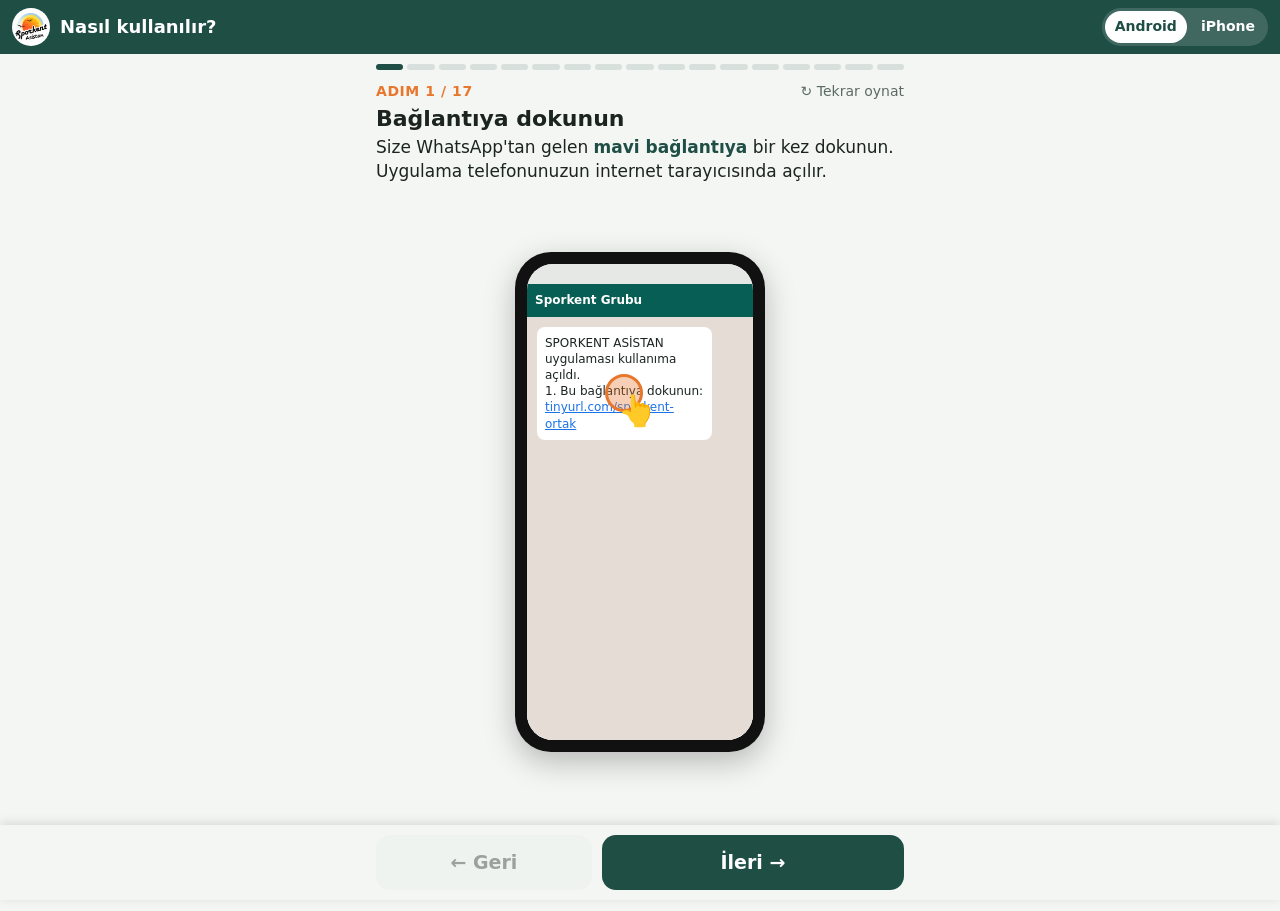
<file: rehber.html>
<!doctype html>
<html lang="tr">
<head>
  <meta charset="utf-8">
  <meta name="viewport" content="width=device-width, initial-scale=1, viewport-fit=cover">
  <title>SPORKENT ASİSTAN – Rehber</title>
  <meta name="theme-color" content="#1f4e45">
  <link rel="icon" href="icons/sk-mavi-192.png">
  <style>
    :root {
      --yesil: #1f4e45; --yesil-acik: #e8f0ec; --zemin: #f4f6f4; --kart: #fff;
      --yazi: #1b2421; --soluk: #5d6b66; --cizgi: #d7e0dc; --turuncu: #e8772e;
      --kirmizi: #b42318;
    }
    @media (prefers-color-scheme: dark) {
      :root:not([data-theme="light"]) {
        --yesil-acik: #1d2e2a; --zemin: #111816; --kart: #1a2320; --yazi: #e8eeeb; --soluk: #9fb0aa; --cizgi: #2e3c37;
      }
    }
    * { box-sizing: border-box; }
    /* Tüm rehber tek ekrana sığar: üstte metin, ortada telefon (alana göre küçülür), altta sabit düğmeler */
    /* Geri/İleri ekranın altına sabittir; telefon çizimi kalan boşluğa göre küçülür.
       Telefonda yazı boyu büyük seçiliyse sayfa kayar ama düğmeler yine görünür kalır. */
    body { margin: 0; background: var(--zemin); color: var(--yazi); font: 17px/1.4 system-ui, -apple-system, "Segoe UI", Roboto, sans-serif; }
    [hidden] { display: none !important; }
    /* Yazıya dokununca telefon kelimeyi seçip internette aramasın */
    html, body, body * { -webkit-user-select: none; user-select: none; -webkit-touch-callout: none; -webkit-tap-highlight-color: transparent; }
    img { -webkit-user-drag: none; }

    .ust { flex: none; background: #1f4e45; color: #fff; padding: calc(8px + env(safe-area-inset-top)) 12px 8px; display: flex; gap: 10px; align-items: center; }
    .ust img { width: 38px; height: 38px; border-radius: 50%; background: #fff; padding: 2px; }
    .ust b { flex: 1; font-size: 18px; }
    .secim { display: flex; gap: 4px; background: rgba(255,255,255,.15); border-radius: 999px; padding: 3px; }
    .secim button { font: inherit; font-size: 14px; font-weight: 700; padding: 6px 10px; border-radius: 999px; border: 0; background: transparent; color: #fff; cursor: pointer; }
    .secim button.secili { background: #fff; color: #1f4e45; }

    main { max-width: 560px; margin: 0 auto; padding: 10px 16px calc(96px + env(safe-area-inset-bottom)); }

    .ilerleme { display: flex; gap: 4px; margin-bottom: 8px; }
    .ilerleme i { flex: 1; height: 6px; border-radius: 3px; background: var(--cizgi); }
    .ilerleme i.dolu { background: #1f4e45; }

    .adim-satir { display: flex; justify-content: space-between; align-items: center; }
    .adim-no { color: var(--turuncu); font-weight: 800; font-size: 14px; letter-spacing: .04em; }
    .tekrar { background: none; border: 0; color: var(--soluk); font: inherit; font-size: 14px; padding: 4px 0; cursor: pointer; }
    h1 { font-size: 22px; line-height: 1.2; margin: 0 0 4px; }
    .aciklama { font-size: 17px; margin: 0 0 6px; }
    .aciklama b { color: #1f4e45; }
    @media (prefers-color-scheme: dark) { :root:not([data-theme="light"]) .aciklama b { color: #7fd6a2; } }

    /* ---------- Telefon ---------- */
    /* Telefon çizimi kalan alana göre ölçeklenir (olcekle), düğmeler hep görünür kalır */
    .sahne { position: relative; height: 300px; }
    .telefon {
      position: absolute; left: 50%; top: 50%; width: 250px; height: 500px;
      transform: translate(-50%, -50%) scale(var(--olcek, 1));
      border-radius: 36px; background: #111; padding: 12px; box-shadow: 0 10px 30px rgba(0,0,0,.25);
    }
    .ekran {
      position: relative; width: 100%; height: 100%; border-radius: 26px; overflow: hidden;
      background: #f4f6f4; color: #1b2421; font-size: 12px; line-height: 1.35;
    }
    .ekran .kare { position: absolute; inset: 0; opacity: 0; transition: opacity .35s; background: #f4f6f4; }
    .ekran .kare.aktif { opacity: 1; }
    .ekran .durum-cubugu { height: 20px; background: rgba(0,0,0,.06); }

    .parmak {
      position: absolute; width: 38px; height: 38px; margin: -19px 0 0 -19px; border-radius: 50%;
      background: rgba(232,119,46,.35); border: 3px solid var(--turuncu); z-index: 5;
      transition: left .7s ease, top .7s ease, opacity .3s; pointer-events: none;
    }
    .parmak::after { content: "👆"; position: absolute; left: 10px; top: 14px; font-size: 30px; }
    .parmak.bas { animation: bas .6s ease; }
    .parmak.uzun { animation: uzun 3s ease; }
    @keyframes bas { 0% { transform: scale(1); } 40% { transform: scale(.7); background: rgba(232,119,46,.7); } 100% { transform: scale(1); } }
    @keyframes uzun { 0% { transform: scale(1); } 10%, 90% { transform: scale(.75); background: rgba(232,119,46,.75); } 100% { transform: scale(1); } }

    /* Ekran içi parçalar */
    .e-bant { background: #1f4e45; color: #fff; padding: 8px; display: flex; gap: 6px; align-items: center; font-weight: 700; }
    .e-bant img { width: 22px; height: 22px; border-radius: 50%; background: #fff; }
    .e-kart { background: #fff; border-radius: 10px; margin: 8px; padding: 10px; border: 1px solid #d7e0dc; }
    .e-alan { border: 1px solid #c9d4cf; border-radius: 6px; padding: 6px; margin: 4px 0 8px; background: #fff; min-height: 24px; }
    .e-dugme { background: #1f4e45; color: #fff; border-radius: 8px; padding: 8px; text-align: center; font-weight: 700; }
    .e-dugme.acik { background: #e8f0ec; color: #1b2421; }
    .e-yuzen { position: absolute; right: 10px; bottom: 14px; background: #1f4e45; color: #fff; border-radius: 20px; padding: 8px 12px; font-weight: 700; }
    .e-satir { display: flex; gap: 8px; background: #fff; border: 1px solid #d7e0dc; border-radius: 8px; margin: 6px 8px; padding: 6px; align-items: center; }
    .e-foto { width: 38px; height: 38px; border-radius: 6px; flex: none; display: grid; place-items: center; font-size: 20px; }
    .rozet { font-size: 10px; font-weight: 700; border-radius: 10px; padding: 1px 6px; }
    .r-acik { background: #fef0db; color: #b54708; } .r-tamam { background: #e3f4ea; color: #217a47; }
    .e-tarayici { background: #fff; padding: 6px 8px; display: flex; gap: 6px; align-items: center; border-bottom: 1px solid #ddd; }
    .e-adres { flex: 1; background: #eef1f0; border-radius: 14px; padding: 4px 8px; font-size: 10px; color: #444; white-space: nowrap; overflow: hidden; }
    .e-menu { position: absolute; right: 6px; top: 50px; background: #fff; border-radius: 8px; box-shadow: 0 4px 16px rgba(0,0,0,.25); width: 160px; overflow: hidden; }
    .e-menu div { padding: 8px 10px; border-bottom: 1px solid #eee; }
    .e-menu .vurgu, .e-sayfa .vurgu { background: #fff3e6; font-weight: 700; outline: 2px solid var(--turuncu); outline-offset: -2px; }
    .e-perde { position: absolute; inset: 0; background: rgba(0,0,0,.4); display: grid; place-items: center; }
    .e-pencere { background: #fff; border-radius: 12px; padding: 14px; width: 85%; }
    .e-pencere .dugmeler { display: flex; justify-content: flex-end; gap: 14px; margin-top: 12px; font-weight: 700; color: #1a73e8; }
    .e-sayfa { position: absolute; left: 0; right: 0; bottom: 0; background: #fff; border-radius: 14px 14px 0 0; padding: 8px 0; box-shadow: 0 -4px 16px rgba(0,0,0,.2); }
    .e-sayfa div { padding: 9px 14px; border-bottom: 1px solid #eee; }
    .e-ana { background: linear-gradient(160deg, #3a4a6b, #22283a); height: 100%; padding: 30px 14px; display: grid; grid-template-columns: repeat(4, 1fr); align-content: start; gap: 16px 8px; color: #fff; font-size: 9px; text-align: center; }
    .e-ana .ikon { width: 42px; height: 42px; border-radius: 12px; margin: 0 auto 4px; display: grid; place-items: center; font-size: 20px; }
    .e-ana .sk { background: #fff url(icons/sk-mavi-192.png) center/cover; }
    .e-bildirim { position: absolute; left: 8px; right: 8px; top: 26px; background: #fff; border-radius: 12px; padding: 8px; box-shadow: 0 6px 18px rgba(0,0,0,.3); display: flex; gap: 8px; animation: in .6s ease; }
    @keyframes in { from { transform: translateY(-80px); opacity: 0; } }
    .e-safari { position: absolute; left: 0; right: 0; bottom: 0; background: #f7f7f7; border-top: 1px solid #ddd; display: flex; justify-content: space-around; padding: 8px 0 12px; font-size: 18px; color: #1a73e8; }
    .yaziyor::after { content: "|"; animation: yanip .8s infinite; }
    @keyframes yanip { 50% { opacity: 0; } }

    .e-don { background: #1565c0; border: 1px solid #fff; border-radius: 8px; padding: 2px 6px; font-size: 9px; line-height: 1.15; text-align: center; }
    .e-secim { display: flex; gap: 8px; align-items: center; color: #fff; border-radius: 10px; padding: 10px 8px; margin-top: 8px; }
    .e-secim span { font-size: 24px; } .e-secim small { font-size: 10px; }
    .e-selam { height: 22px; padding: 4px 8px 0; font-size: 11px; white-space: nowrap; }
    .e-kutular { display: grid; grid-template-columns: 1fr 1fr; grid-template-rows: 56px repeat(4, 71px); gap: 5px; padding: 0 8px; color: #fff; text-align: center; }
    .e-kutular > div { border-radius: 9px; display: flex; flex-direction: column; align-items: center; justify-content: center; line-height: 1.1; padding: 2px; }
    .e-kutular span { font-size: 22px; } .e-kutular b { font-size: 11.5px; }
    .e-kutular small { background: rgba(255,255,255,.22); border-radius: 8px; padding: 1px 6px; font-size: 9px; margin-top: 2px; }
    .e-kutular .genis { grid-column: 1 / -1; flex-direction: row; gap: 10px; } .e-kutular .genis small { display: block; }
    .e-kutular.dort { grid-template-rows: repeat(4, 85px); } .e-kutular .tam { grid-column: 1 / -1; }
    .e-bolum { margin: 6px 8px 0; border-radius: 8px; padding: 6px; color: #fff; font-weight: 800; text-align: center; }

    /* Alt düğmeler */
    .gezinti {
      position: fixed; left: 0; right: 0; bottom: 0; z-index: 10;
      display: grid; grid-template-columns: 1fr 1.4fr; gap: 10px;
      padding: 10px max(16px, calc(50% - 264px)) calc(10px + env(safe-area-inset-bottom));
      background: var(--zemin); box-shadow: 0 -2px 10px rgba(0,0,0,.12);
    }
    .gezinti button, .gezinti a { font: inherit; font-weight: 800; font-size: 19px; padding: 14px; border-radius: 14px; border: 0; cursor: pointer; text-align: center; text-decoration: none; }
    .geri { background: var(--yesil-acik); color: var(--yazi); }
    .ileri { background: #1f4e45; color: #fff; }
    .gezinti button:disabled { opacity: .4; }
    .not { background: #fff4ce; color: #5c4400; border-radius: 10px; padding: 6px 10px; font-size: 14px; margin: 0 0 4px; }
    .uygulamaya { background: var(--turuncu); color: #fff; }
    @media (prefers-reduced-motion: reduce) { .parmak, .ekran .kare { transition: none; } .parmak.bas, .parmak.uzun { animation: none; } }

    /* ---------- PDF kılavuz (rehber.html?pdf=android | iphone) ---------- */
    @page { size: A4; margin: 14mm 12mm; }
    body.pdf { background: #fff; color: #1b2421; font-size: 19px; }
    body.pdf .secim, body.pdf main, body.pdf .ust { display: none; }
    body.pdf .ust { -webkit-print-color-adjust: exact; print-color-adjust: exact; border-radius: 12px; }
    body.pdf * { -webkit-print-color-adjust: exact; print-color-adjust: exact; }
    .pdf-kapak { text-align: center; padding: 60px 20px 0; }
    .pdf-kapak img { width: 170px; height: 170px; border-radius: 50%; border: 4px solid #1f4e45; }
    .pdf-kapak h1 { font-size: 34px; margin: 24px 0 6px; color: #1f4e45; }
    .pdf-kapak h2 { font-size: 26px; margin: 0 0 30px; font-weight: 700; }
    .pdf-kapak .tel-adi { display: inline-block; background: #e8772e; color: #fff; font-weight: 800; font-size: 24px; padding: 8px 24px; border-radius: 999px; }
    .pdf-kapak .bag { margin: 34px auto 0; max-width: 560px; background: #e8f0ec; border-radius: 14px; padding: 16px; font-size: 20px; }
    .pdf-kapak .bag b { color: #1a73e8; text-decoration: underline; word-break: break-all; }
    .pdf-icerik { text-align: left; max-width: 560px; margin: 28px auto 0; font-size: 18px; columns: 2; }
    .pdf-adim { break-before: page; padding-top: 4px; }
    .pdf-adim .adim-no { font-size: 20px; }
    .pdf-adim h1 { font-size: 30px; margin: 4px 0 10px; }
    .pdf-adim .aciklama { font-size: 21px; line-height: 1.5; }
    .pdf-adim .not { font-size: 18px; padding: 10px 14px; margin: 10px 0; }
    .pdf-kareler { display: flex; justify-content: center; align-items: flex-start; gap: 6px; margin-top: 22px; }
    .pdf-kare { text-align: center; font-weight: 800; color: #e8772e; font-size: 20px; }
    .pdf-kare .telefon { position: relative; left: auto; top: auto; transform: none; margin: 6px auto 0; box-shadow: none; }
    .pdf-ok { align-self: center; font-size: 30px; color: #e8772e; font-weight: 800; }
    .pdf-kare .ekran { text-align: left; font-weight: 400; }
    .pdf-kare .ekran .kare { opacity: 1; transition: none; }
    .pdf-kare .parmak { transition: none; }
  </style>
</head>
<body>
  <header class="ust">
    <img src="logo.png" alt="">
    <b>Nasıl kullanılır?</b>
    <div class="secim" id="secim" aria-label="Telefonunuz">
      <button data-tel="android" class="secili">Android</button>
      <button data-tel="iphone">iPhone</button>
    </div>
  </header>

  <main>
    <div class="metin">
      <div class="ilerleme" id="ilerleme"></div>
      <div class="adim-satir"><span class="adim-no" id="adim-no"></span><button class="tekrar" id="tekrar">↻ Tekrar oynat</button></div>
      <h1 id="baslik"></h1>
      <p class="aciklama" id="aciklama"></p>
      <p class="not" id="not" hidden></p>
    </div>

    <div class="sahne" id="sahne">
      <div class="telefon"><div class="ekran" id="ekran"><div class="parmak" id="parmak"></div></div></div>
    </div>

    <div class="gezinti">
      <button class="geri" id="geri">← Geri</button>
      <button class="ileri" id="ileri">İleri →</button>
      <a class="uygulamaya" id="uygulamaya" href="./" hidden>Uygulamayı aç ✓</a>
    </div>
  </main>

  <script>
  (() => {
    const BAGLANTI = "avsamimciftci-wq.github.io/sporkent-saha-takip"; // tarayıcının adres çubuğunda görünen
    const KIM = ({ tg: "tg", yk: "yk" })[new URLSearchParams(location.search).get("kim")] || "ortak"; // rehber.html?kim=tg | yk
    const KIM_ADI = { ortak: "Ortaklar", tg: "Temsilciler Grubu (TG) üyeleri", yk: "Yönetim Kurulu (YK) üyeleri" }[KIM];
    const DAVET = KIM === "ortak" ? "tinyurl.com/sporkent-ortak" : "tinyurl.com/sporkent-asistan-tg"; // gönderilen kısa bağlantı
    const bant = `<div class="durum-cubugu"></div><div class="e-bant"><img src="logo.png" alt="">SPORKENT ASİSTAN</div>`;
    const tarayiciAndroid = `<div class="durum-cubugu"></div><div class="e-tarayici"><span>🏠</span><div class="e-adres">${BAGLANTI}</div><b style="font-size:16px">⋮</b></div>`;
    const kurulum = `${bant}<div class="e-kart" style="text-align:center"><b style="font-size:15px">Ana ekrana ekleyin</b><div style="background:#fff4d6;border:1px solid #e0a800;border-radius:8px;padding:6px;margin:8px 0">Bu otomasyonu kullanmak için telefonunuzun <b>ana ekranına eklemek zorundasınız.</b></div><div class="e-dugme">📲 Ana Ekrana Ekle</div></div>`;
    const bantDon = `<div class="durum-cubugu"></div><div class="e-bant"><img src="logo.png" alt=""><span style="flex:1">SPORKENT ASİSTAN</span><span class="e-don">🏠<br>Ana Sayfaya Dön</span></div>`;
    const kilit = `<div class="durum-cubugu"></div><div class="e-kart" style="text-align:center;margin-top:60px"><img src="icons/sk-mavi-192.png" alt="" width="56" height="56" style="border-radius:12px"><br><b style="font-size:16px">🔔 Bildirimleri açın</b><div style="background:#ffebee;border:2px solid #c62828;color:#b71c1c;border-radius:10px;padding:7px;margin:8px 0;font-weight:700">Bildirimleri açmadan bu programı kullanamazsınız.</div>Aşağıdaki düğmeye dokunun, çıkan soruya <b>“İzin Ver”</b> deyin.<div class="e-dugme" style="margin-top:10px">🔔 Bildirimleri Aç</div></div>`;
    const secim = `${bant}<div class="e-kart"><b style="font-size:15px;display:block;text-align:center;margin-bottom:8px">Nasıl giriş yapacaksınız?</b><div class="e-secim" style="background:linear-gradient(145deg,#2e7d6b,#1f4e45)"><span>🏠</span><div><b>Kooperatif Ortağıyım</b><br><small>Kendi ortaklık numaramla kayıt oluyorum</small></div></div><div class="e-secim" style="background:linear-gradient(145deg,#ef6c00,#b23c00)"><span>👨‍👩‍👧</span><div><b>Ortağın Yakınıyım</b><br><small>Ortağın eşi, çocuğu, damadı, gelini, misafiri…</small></div></div><div style="text-align:center;font-size:11px;text-decoration:underline;margin-top:8px">🔑 Temsilciler Grubu (TG) ya da Yönetim Kurulu üyesiyseniz <b>buraya dokunun</b></div></div>`;
    const kayit = (ad, no, tel, yaz, tik) => `${bant}<div class="e-kart"><b style="font-size:15px">Ortak kaydı</b><br><br>Adınız ve soyadınız<div class="e-alan ${yaz === 1 ? "yaziyor" : ""}">${ad}</div>Ortaklık numaranız<div class="e-alan ${yaz === 2 ? "yaziyor" : ""}">${no}</div>Cep telefonunuz<div class="e-alan ${yaz === 3 ? "yaziyor" : ""}">${tel}</div><div style="display:flex;gap:6px;align-items:center;margin:4px 0 8px;font-weight:700"><span style="border:2px solid #1f4e45;border-radius:4px;width:18px;height:18px;line-height:14px;text-align:center;flex:none">${tik ? "✓" : ""}</span>Aydınlatma metnini okudum.</div><div class="e-dugme">Kayıt ol</div></div>`;
    const kutu = (ikon, ad, renk, alt = "") => `<div style="background:linear-gradient(145deg,${renk})"><span>${ikon}</span><b>${ad}</b>${alt ? `<small>${alt}</small>` : ""}</div>`;
    // Ana sayfa kutularının yeri (%): parmak bunlara dokunur
    const YER = { parsel: [50, 23], duyuru: [26, 37], saha: [74, 37], restoran: [26, 53], servis: [74, 53], aidat: [26, 69], plaka: [74, 69], iletisim: [26, 85], sokak: [74, 85] };
    const ana = (yeni = "") => `${bant}<div class="e-selam">Ortağımız Sayın <b>Ayşe Yılmaz</b></div><div class="e-kutular">
      <div class="genis" style="background:linear-gradient(145deg,#c2185b,#880e4f)"><span>👤</span><div><b>Parsel Temsilcisi</b><small>Ali Örnek</small></div></div>
      ${kutu("📢", "Duyurular", "#c62828,#7f1010", yeni)}${kutu("🛠️", "Saha Takip", "#2e7d6b,#1f4e45")}${kutu("🍽️", "Restoran", "#283593,#121858")}${kutu("🚐", "Servis", "#ef6c00,#b23c00")}${kutu("💳", "Aidat", "#f9a825,#c17900")}${kutu("🚗", "Plaka-Kimlik Bildirimi", "#455a64,#1c313a")}${kutu("☎️", "İletişim", "#1e88e5,#0d47a1")}${kutu("🗺️", "Sokak Numaraları", "#00897b,#00574b")}</div>`;
    const K = {
      duyuru: (y) => kutu("📢", "Duyurular", "#c62828,#7f1010", y), saha: (y) => kutu("🛠️", "Saha Takip", "#2e7d6b,#1f4e45", y), restoran: () => kutu("🍽️", "Restoran", "#283593,#121858"), servis: () => kutu("🚐", "Servis", "#ef6c00,#b23c00"),
      yonetim: () => kutu("🗂️", "Yönetim Kurulu", "#7b1fa2,#4a148c"), aidat: () => kutu("💳", "Aidat", "#f9a825,#c17900"), iletisim: () => kutu("☎️", "İletişim", "#1e88e5,#0d47a1"), sokak: () => kutu("🗺️", "Sokak Numaraları", "#00897b,#00574b"),
    };
    const selam = KIM === "yk" ? "Yönetim Kurulu Üyesi Sayın" : "Temsilciler Grubu Üyesi Sayın";
    const anaTg = (duyuru = "", saha = "") => `${bant}<div class="e-selam">${selam} <b>Ali Örnek</b></div><div class="e-kutular dort">${K.duyuru(duyuru)}${K.saha(saha)}${K.restoran()}${K.servis()}${K.aidat()}${K.iletisim()}${K.sokak().replace("<div ", '<div class="tam" ')}</div>`;
    const anaTemsilci = (saha = "", yakin = "Bekleyen yok") => `${bant}<div class="e-selam">${selam} <b>Ali Örnek</b></div><div class="e-kutular"><div class="genis" style="background:linear-gradient(145deg,#ef6c00,#b23c00)"><span>👨‍👩‍👧</span><div><b>Katılım Onayları</b><small>${yakin}</small></div></div>${K.duyuru()}${K.saha(saha)}${K.restoran()}${K.servis()}${K.aidat()}${K.iletisim()}${K.sokak().replace("<div ", '<div class="tam" ')}</div>`;
    const anaYk = (duyuru = "", saha = "") => `${bant}<div class="e-selam">${selam} <b>Ali Örnek</b></div><div class="e-kutular dort">${K.duyuru(duyuru)}${K.saha(saha)}${K.restoran()}${K.servis()}${K.yonetim()}${K.aidat()}${K.iletisim()}${K.sokak()}</div>`;
    const YER_TG = { duyuru: [26, 26], saha: [74, 26], restoran: [26, 45], servis: [74, 45], aidat: [26, 64], iletisim: [74, 64], sokak: [50, 83] };
    const YER_YK = { duyuru: [26, 26], saha: [74, 26], restoran: [26, 45], servis: [74, 45], yonetim: [26, 64], aidat: [74, 64], iletisim: [26, 83], sokak: [74, 83] };
    const kodla = (ad, kod, yaz) => `${bant}<div class="e-kart"><b style="font-size:15px">Şahsi kodla giriş</b><br><br>Adınız<div class="e-alan ${yaz === 1 ? "yaziyor" : ""}">${ad}</div>Kişisel kod / şifre<div class="e-alan ${yaz === 2 ? "yaziyor" : ""}">${kod}</div><div class="e-dugme">Giriş yap</div></div>`;
    const bolumYk = `${bantDon}<div class="e-bolum" style="background:#f9a825;color:#1b2421">← Ana Sayfa</div><div class="e-kutular" style="grid-template-rows:80px 90px 90px;margin-top:8px"><div class="tam" style="background:linear-gradient(145deg,#1e6be0,#0d3f91)"><span>🛠️</span><b>YK Saha Takip</b></div>${kutu("👷", "İş Programı", "#00796b,#004d40")}${kutu("🚶", "Devriye", "#6d4c41,#4e342e")}${kutu("✅", "Günlük Kontrol", "#2e7d32,#1b5e20")}${kutu("🗓️", "Haftalık Kontrol", "#3949ab,#1a237e")}</div>`;
    const sureler = (secili) => `<div style="display:flex;flex-wrap:wrap;gap:4px;margin:4px 0 8px">${[1, 2, 3, 5, 7, 10].map((g) => `<span style="border-radius:12px;padding:3px 7px;font-size:11px;border:1px solid #c9d4cf;${g === secili ? "background:#1f4e45;color:#fff" : "background:#fff"}">${g} gün</span>`).join("")}</div>`;
    const onayKutu = (kim, red, alt) => `${bantDon}<div class="e-kart" style="border:2px solid #b54708;background:#fff3e0"><b>⏳ Bu kayıt onayınızı bekliyor</b><br>${alt}<div style="display:flex;gap:6px;margin-top:8px"><div class="e-dugme" style="flex:1.2;background:#fde8e6;color:#b42318">${red}</div><div class="e-dugme" style="flex:1">✔ Onayla</div></div></div><div style="padding:0 12px"><b style="font-size:14px">12 numara önü</b><br>Sokak lambası yanmıyor<br><span style="color:#5d6b66">Bildiren: ${kim}</span></div>`;
    const onayBekleyen = `${bantDon}<div style="margin:8px 8px 0;border:2px solid #b54708;background:#fff3e0;color:#8a3b05;border-radius:8px;padding:8px;text-align:center;font-weight:700">⏳ 1 kayıt onayınızı bekliyor</div><div style="display:flex;gap:6px;margin:8px"><div style="flex:1;text-align:center;padding:6px;border-radius:8px;background:#2e7d32;color:#fff;font-weight:700">Henüz yapılmayanlar</div><div style="flex:1;text-align:center;padding:6px;border-radius:8px;border:2px solid #c62828;color:#c62828;font-weight:700">Yapılanlar</div></div>`;
    const sayfa = (baslik, renk, icerik) => `${bantDon}<div class="e-bolum" style="background:#f9a825;color:#1b2421">← Ana Sayfa</div><div class="e-bolum" style="background:${renk}">${baslik}</div>${icerik}`;
    const ara = `<div style="display:flex;gap:6px;margin-top:8px"><div class="e-dugme" style="flex:1;background:#1565c0">📞 Ara</div><div class="e-dugme" style="flex:1.2;background:#1b8a3d">💬 WhatsApp</div></div>`;
    const plaka = (sec, no) => sayfa("🚗 Plaka-Kimlik Bildirimi", "#37474f", `<div class="e-kart"><b>1. Araç kimin?</b><div style="display:flex;gap:6px;margin:6px 0 10px"><div class="e-dugme ${sec ? "" : "acik"}" style="flex:1;${sec ? "background:#37474f" : ""}">🙋 Kendi aracım</div><div class="e-dugme acik" style="flex:1">👨‍👩‍👧 Yakınımın aracı</div></div><b>2. Plaka numarası</b><div class="e-alan ${no ? "" : "yaziyor"}" style="font-size:18px;font-weight:800;text-align:center">${no}</div><div class="e-dugme">📧 Kooperatife Gönder</div></div>`);
    const liste = (ek = "") => `${bantDon}
      <div style="display:flex;gap:6px;margin:8px"><div style="flex:1;text-align:center;padding:6px;border-radius:8px;background:#2e7d32;color:#fff;font-weight:700"><b>1</b><br>Henüz yapılmayanlar</div><div style="flex:1;text-align:center;padding:6px;border-radius:8px;border:2px solid #c62828;background:#fdecea;color:#c62828;font-weight:700"><b>8</b><br>Yapılanlar</div></div>
      <div class="e-satir"><div class="e-foto" style="background:#fde8e6">🚿</div><div><span class="rozet r-tamam">Henüz yapılmayan</span><br><b>3 numaralı duş</b><br>Su akmıyor</div></div>
      <div class="e-yuzen">+ Yeni kayıt</div>${ek}`;
    const izin = (metin) => `<div class="e-perde"><div class="e-pencere"><b>${metin}</b><div class="dugmeler"><span style="color:#888">Engelle</span><span>İzin ver</span></div></div></div>`;

    // iPhone'da ana ekrana ekleme düğmesi yoktur, yerine adımlar çıkar. Safari'nin menüsü iOS 26'da değişti
    // ("iPhone OS" numarası orada donuk olduğundan Version/ okunur). Sürüm bilinmiyorsa ve PDF'te iki tarif de gösterilir.
    function iphoneYukle() {
      const adimlar = (ilk) => `${bant}<div class="e-kart"><b style="font-size:15px;display:block;text-align:center">Ana ekrana ekleyin</b><div style="background:#fff4d6;border:1px solid #e0a800;border-radius:8px;padding:6px;margin:8px 0;text-align:center">Telefonunuzun <b>ana ekranına eklemek zorundasınız.</b></div><div style="background:#eef6f2;border-radius:8px;padding:8px">${ilk}<br>• <b>“Ana Ekrana Ekle”</b>ye dokunun.<br>• Sağ üstteki <b>“Ekle”</b>ye dokunun.</div></div>`;
      const sayfa18 = adimlar("• En altta, <b>tam ortadaki</b> ⬆︎ <b>Paylaş</b>'a dokunun.");
      const sayfa26 = adimlar("• En altta, sağdaki <b>⋯</b>'ya dokunun.<br>• <b>“Paylaş”</b>a dokunun.");
      const liste = `<div class="e-sayfa"><div>Kopyala</div><div>Okuma listesine ekle</div><div class="vurgu">➕ Ana Ekrana Ekle</div><div>Yer işareti ekle</div></div>`;
      const ekle = { ekran: `<div class="durum-cubugu"></div><div style="display:flex;justify-content:space-between;padding:10px;background:#fff;border-bottom:1px solid #ddd"><span style="color:#1a73e8">Vazgeç</span><b>Ana Ekrana Ekle</b><b style="color:#1a73e8">Ekle</b></div><div style="display:flex;gap:10px;align-items:center;padding:14px;background:#fff"><span style="width:44px;height:44px;border-radius:10px;background:#fff url(icons/sk-mavi-192.png) center/cover;border:1px solid #ddd"></span><div>SPORKENT ASİSTAN</div></div>`, parmak: [88, 9] };
      const cubuk26 = `<div class="e-safari" style="align-items:center;gap:8px;padding:8px 10px 12px"><span>‹</span><span class="e-adres" style="text-align:center;padding:7px 8px">🔒 Sporkent</span><b style="background:#1b2421;color:#fff;border-radius:50%;width:28px;height:28px;line-height:26px;text-align:center">⋯</b></div>`;
      const son = "Listeyi yukarı kaydırıp <b>“Ana Ekrana Ekle”</b>ye, sonra sağ üstteki <b>“Ekle”</b>ye dokunun.";
      const not = "Listede yoksa en alttaki “Eylemleri Düzenle”den ekleyin. iPhone'da bildirimler yalnızca ana ekrandan açarsanız gelir; bu adımı atlamayın.";
      const a18 = (b) => ({ baslik: b, not, aciklama: `Bağlantıyı <b>Safari</b>'de açın. En altta, <b>tam ortadaki Paylaş</b> simgesine (kare içinde yukarı ok ⬆︎) dokunun. ${son}`,
        kareler: [
          { ekran: `${sayfa18}<div class="e-safari" style="display:grid;grid-template-columns:repeat(5,1fr);justify-items:center;align-items:center"><span>‹</span><span>›</span><b style="border:2px solid;border-radius:5px;font-size:20px;line-height:1;padding:2px 6px">⬆︎</b><span>📖</span><span>⧉</span></div>`, parmak: [50, 95] },
          { ekran: sayfa18 + liste, parmak: [45, 88] }, ekle ] });
      const a26 = (b) => ({ baslik: b, not, aciklama: `Bağlantıyı <b>Safari</b>'de açın. En altta, sağdaki <b>⋯ (üç nokta)</b> simgesine, açılan menüde <b>“Paylaş”</b>a dokunun. ${son}`,
        kareler: [
          { ekran: sayfa26 + cubuk26, parmak: [91, 94] },
          { ekran: `${sayfa26}${cubuk26}<div class="e-menu" style="top:auto;bottom:54px"><div class="vurgu">⬆︎ Paylaş</div><div>Yer işaretlerine ekle</div><div>Yeni sekme</div></div>`, parmak: [60, 71] },
          { ekran: sayfa26 + liste, parmak: [45, 88] }, ekle ] });
      const ua = navigator.userAgent, v = /iphone/i.test(ua) && !/CriOS|EdgiOS|FxiOS/i.test(ua) && !/[?&]pdf=/.test(location.search) ? +(ua.match(/Version\/(\d+)/)?.[1] || 0) : 0;
      if (v >= 26) return [a26("Ana ekrana ekleyin")];
      if (v) return [a18("Ana ekrana ekleyin")];
      return [a18("Ana ekrana ekleyin (altta ⋯ yoksa)"), a26("Ana ekrana ekleyin (altta ⋯ varsa)")];
    }

    // Her adım: başlık, açıklama, kareler (ekran + parmağın dokunduğu yer, % olarak)
    const ADIMLAR = {
      ortak_bas: [
        { baslik: "Bağlantıya dokunun", aciklama: "Size WhatsApp'tan gelen <b>mavi bağlantıya</b> bir kez dokunun. Uygulama telefonunuzun internet tarayıcısında açılır.",
          kareler: [
            { ekran: `<div class="durum-cubugu"></div><div style="background:#075e54;color:#fff;padding:8px;font-weight:700">${KIM === "ortak" ? "Sporkent Grubu" : "Sporkent Yönetim"}</div><div style="background:#e5ddd5;height:100%;padding:10px"><div style="background:#fff;border-radius:8px;padding:8px;width:85%">${KIM === "ortak" ? "SPORKENT ASİSTAN uygulaması kullanıma açıldı.<br>1. Bu bağlantıya dokunun:" : "SPORKENT ASİSTAN uygulamasına size özel giriş bağlantısı:"}<br><u style="color:#1a73e8">${DAVET}</u></div></div>`, parmak: [43, KIM === "ortak" ? 27 : 24] },
          ] },
      ],
      android_yukle: [
        { baslik: "Ana ekrana ekleyin", aciklama: "Açılan sayfada yeşil <b>“📲 Ana Ekrana Ekle”</b> düğmesine dokunun. Telefon sorunca <b>“Yükle”</b> ya da <b>“Ekle”</b> deyin.",
          not: "Bu işi yalnızca bir kez yaparsınız. Pencere açılmazsa sağ üstteki üç noktaya (⋮) dokunup “Ana ekrana ekle”yi seçin.",
          kareler: [
            { ekran: `${tarayiciAndroid}${kurulum}`, parmak: [50, 52] },
            { ekran: `${tarayiciAndroid}${kurulum}<div class="e-perde"><div class="e-pencere"><b>Uygulama yüklensin mi?</b><br><br><div style="display:flex;gap:8px;align-items:center"><span class="ikon" style="width:30px;height:30px;border-radius:8px;background:#fff url(icons/sk-mavi-192.png) center/cover;display:inline-block;border:1px solid #ddd"></span>SPORKENT ASİSTAN</div><div class="dugmeler"><span style="color:#888">İptal</span><span>Yükle</span></div></div></div>`, parmak: [80, 58] },
          ] },
      ],
      iphone_yukle: iphoneYukle(),
      son: (ana, YER) => [
        { baslik: "Simgeden açın", aciklama: "Artık telefonunuzun ana ekranında <b>Sporkent logosu</b> var. Uygulamayı her zaman <b>bu simgeye dokunarak</b> açın.",
          kareler: [
            { ekran: `<div class="e-ana"><div><div class="ikon" style="background:#4caf50">📞</div>Telefon</div><div><div class="ikon" style="background:#25d366">💬</div>WhatsApp</div><div><div class="ikon" style="background:#fff">🌐</div>İnternet</div><div><div class="ikon sk"></div>SPORKENT ASİSTAN</div></div>`, parmak: [86, 13] },
          ] },
        { baslik: "Bildirimleri açın", aciklama: "Yeşil <b>“🔔 Bildirimleri Aç”</b> düğmesine dokunun. Telefon sorunca <b>“İzin ver”</b> deyin. Bildirimler açılmadan uygulama kullanılamaz.",
          not: "Yanlışlıkla reddettiyseniz ekranda telefon ayarından nasıl açılacağı yazar; o adımları izleyin.",
          kareler: [
            { ekran: kilit, parmak: [50, 62] },
            { ekran: `${kilit}${izin("SPORKENT ASİSTAN bildirim göndermek istiyor")}`, parmak: [78, 55] },
          ] },
        { baslik: "Kim olduğunuzu seçin", aciklama: "Kooperatif ortağıysanız <b>“Kooperatif Ortağıyım”</b>a, ortağın eşi, çocuğu, damadı, gelini ya da misafiriyseniz <b>“Ortağın Yakınıyım”</b>a dokunun.",
          not: "TG ve Yönetim Kurulu üyeleri alttaki 🔑 yazısına dokunup kendilerine verilen kişisel kodla girer.",
          kareler: [
            { ekran: secim, parmak: [50, 29] },
            { ekran: secim, parmak: [50, 45], yada: true },
          ] },
        { baslik: "Bilgilerinizi yazın", aciklama: "<b>Adınızı soyadınızı</b>, <b>ortaklık numaranızı</b> ve kooperatifte kayıtlı <b>cep telefonunuzu</b> yazın. <b>“Aydınlatma metnini okudum”</b>u işaretleyip <b>“Kayıt ol”</b>a dokunun. Şifre ya da kod gerekmez.",
          not: "Ortağın yakınıysanız: ortağın adını, ortağın ortaklık numarasını ve kendi cep telefonunuzu yazın.",
          kareler: [
            { ekran: kayit("Ayşe Yılmaz", "", "", 1), parmak: [50, 32] },
            { ekran: kayit("Ayşe Yılmaz", "12", "", 2), parmak: [50, 44] },
            { ekran: kayit("Ayşe Yılmaz", "12", "0532 123 45 67", 3, true), parmak: [13, 65] },
            { ekran: kayit("Ayşe Yılmaz", "12", "0532 123 45 67", 0, true), parmak: [50, 74] },
          ] },
        { baslik: "Uygulama açılır", aciklama: "Telefonunuz kooperatifteki kayıtla eşleşirse uygulama <b>hemen açılır</b>. Eşleşmezse <b>“Onay bekleniyor”</b> yazar: ortakları yönetim, ortak yakınlarını parsel temsilcisi onaylar. Onaylanınca <b>kendiliğinden</b> açılır.",
          kareler: [
            { ekran: ana(), parmak: [50, 120] },
            { ekran: `${bant}<div class="e-kart" style="text-align:center"><div style="font-size:30px">⏳</div><b style="font-size:15px">Onay bekleniyor</b><br>Ayşe Yılmaz · 12 No'lu Ortak<br><br><span style="color:#5d6b66">Kaydınız yöneticiye iletildi. Onaylandığında bu ekran kendiliğinden açılır.</span></div>`, parmak: [50, 120], yada: true },
          ] },
        { baslik: "Ana sayfa", aciklama: "Her renkli kutu bir bölümdür; dokununca açılır. Bir bölümdeyken sağ üstteki mavi <b>“🏠 Ana Sayfaya Dön”</b> düğmesi sizi buraya geri getirir.",
          kareler: [
            { ekran: ana(), parmak: YER.iletisim },
            { ekran: `${bantDon}<div style="padding:10px 8px;font-weight:800;font-size:15px">☎ İletişim</div><div class="e-satir"><div class="e-foto" style="background:#e3f2fd">📞</div><div>Müdür<br><b>Aramak için dokunun</b></div></div><div class="e-satir"><div class="e-foto" style="background:#e3f2fd">📞</div><div>Muhasebe<br><b>Aramak için dokunun</b></div></div>`, parmak: [82, 10] },
          ] },
        { baslik: "Duyurular", aciklama: "Kooperatif bir duyuru yapınca telefonunuza <b>sesli bildirim</b> gelir. Bildirime ya da kırmızı <b>“Duyurular”</b> kutusuna dokunun. Duyuru yazı, resim ya da PDF olabilir.",
          kareler: [
            { ekran: ana("🔴 1 yeni duyuru"), parmak: YER.duyuru },
            { ekran: sayfa("📢 Duyurular", "#b71c1c", `<div class="e-kart"><span style="color:#5d6b66">📝 Yönetim Kurulu</span><br><b style="font-size:14px">Örnek duyuru</b><br>Kooperatif yönetiminin duyuruları burada görünür.</div>`), parmak: [50, 120] },
          ] },
        { baslik: "Sorun bildirin", aciklama: "<b>“Saha Takip”</b>e, sonra sağ alttaki <b>“+ Yeni kayıt”</b>a dokunun. <b>📷 Fotoğraf çekin</b> ya da galeriden seçin, <b>yeri</b> ve <b>sorunu</b> yazıp <b>“Gönder”</b>e dokunun. Konuşarak yazmak için klavyedeki 🎤 tuşunu kullanın.",
          not: "Kaydınız önce parsel temsilcinizin onayına gider; onaylanınca herkes görür ve müdüre bildirilir. Fotoğraf zorunlu değildir.",
          kareler: [
            { ekran: ana(), parmak: YER.saha },
            { ekran: liste(), parmak: [80, 93] },
            { ekran: `${bantDon}<div class="e-kart"><b>Yeni kayıt</b><div class="e-dugme acik" style="margin:8px 0;padding:16px">📷 Fotoğraf çek</div><div class="e-dugme" style="margin:0 0 8px;background:#e3f2fd;color:#0d47a1;border:1px solid #90caf9">🖼️ Galeriden Fotoğraf Yükle</div>Yer<div class="e-alan"></div>Sorun<div class="e-alan" style="min-height:40px"></div><div class="e-dugme">Gönder</div></div>`, parmak: [50, 28] },
            { ekran: `${bantDon}<div class="e-kart"><b>Yeni kayıt</b><div style="margin:8px 0;height:50px;border-radius:8px;background:linear-gradient(135deg,#9bb,#577)"></div>Yer<div class="e-alan">3 numaralı duş</div>Sorun<div class="e-alan" style="min-height:40px">Su akmıyor</div><div class="e-dugme">Gönder</div></div>`, parmak: [50, 62] },
          ] },
        { baslik: "Yapılan işi görün", aciklama: "İş bitince telefonunuza <b>sesli bildirim</b> gelir. Uygulamada <b>önce ve sonra fotoğrafı</b> yan yana görünür. Bildirilen sorunları ve <b>yapılan işleri herkes</b> görür.",
          kareler: [
            { ekran: `${liste()}<div class="e-bildirim"><div class="e-foto" style="background:#bfe3cb">✅</div><div><b>Yapıldı • 3 numaralı duş</b><br>Batarya değiştirildi</div></div>`, parmak: [50, 10] },
            { ekran: `${bantDon}<div class="e-kart"><b style="background:#f9a825;border-radius:6px;padding:3px 6px">← İş Listesini Gör</b><span class="rozet r-tamam" style="float:right">Yapıldı</span><br><br><b style="font-size:14px">3 numaralı duş</b><br>Su akmıyor<div style="display:flex;gap:6px;margin:8px 0"><div style="flex:1;height:70px;border-radius:6px;background:linear-gradient(135deg,#caa,#866)"></div><div style="flex:1;height:70px;border-radius:6px;background:linear-gradient(135deg,#9db,#486)"></div></div><span style="color:#5d6b66">Sorun</span><span style="color:#5d6b66;float:right">Yapıldı</span></div>`, parmak: [50, 120] },
          ] },
        { baslik: "Parsel temsilciniz", aciklama: "En üstteki pembe <b>“Parsel Temsilcisi”</b> kutusuna dokunun. Temsilcinizin adı ve telefonu çıkar. <b>Ara</b>, <b>WhatsApp</b> ya da <b>Mesaj</b> ile tek dokunuşta ulaşırsınız.",
          not: "Resimdeki ad ve numara örnektir.",
          kareler: [
            { ekran: ana(), parmak: YER.parsel },
            { ekran: sayfa("👤 Parsel Temsilcisi", "#ad1457", `<div class="e-kart" style="text-align:center"><div style="font-size:34px">👤</div><b style="font-size:15px">Ali Örnek</b><br>📞 0532 123 45 67${ara}<div class="e-dugme" style="background:#6a1b9a;margin-top:6px">✉️ Mesaj</div></div>`), parmak: [27, 55] },
          ] },
        { baslik: "Restoran ve Servis", aciklama: "<b>Restoran</b>: menüyü görün, sipariş için <b>📞 Ara</b> ya da <b>💬 WhatsApp</b>'a dokunun. <b>Servis</b>: aracın kalkış saatleri ve güzergâhı burada.",
          not: "Resimdeki menü, numara ve saatler örnektir; güncelleri uygulamada yazar.",
          kareler: [
            { ekran: ana(), parmak: YER.restoran },
            { ekran: sayfa("🍽️ Restoran", "#283593", `<div class="e-kart" style="text-align:center"><b style="color:#b71c1c">Sipariş için</b><br><b style="font-size:15px">📞 0532 123 45 67</b>${ara}</div><div class="e-kart" style="text-align:center"><b style="color:#b71c1c;font-size:14px">Haftanın Menüsü</b><br>Mercimek Çorbası<br>Izgara Köfte<br>Fırın Sütlaç</div>`), parmak: [70, 46] },
            { ekran: ana(), parmak: YER.servis, yada: true },
            { ekran: `${bantDon}<div class="e-bolum" style="background:#f9a825;color:#1b2421">← Ana Sayfa</div><div class="e-kart">Aracımız bu saatlerde <b>Dut Ağacından</b> hareket eder.<div style="display:grid;grid-template-columns:1fr 1fr 1fr;gap:4px;margin-top:6px;text-align:center;font-weight:800">${["10:00", "11:00", "12:00", "14:00", "15:00", "16:00"].map((x) => `<span style="background:#fff3e0;border-radius:6px;padding:4px">${x}</span>`).join("")}</div></div><div class="e-bolum" style="background:#d84315">🚐 Servis Güzergahı</div><div class="e-kart" style="height:90px;background:linear-gradient(135deg,#cfe8cf,#a9d3e8);display:grid;place-items:center;font-size:30px">🗺️</div>`, parmak: [50, 120] },
          ] },
        { baslik: "Araç plakanızı bildirin", aciklama: "<b>“Plaka-Kimlik Bildirimi”</b>ne dokunun. Aracın <b>kimin</b> olduğunu seçin, <b>plakayı</b> yazın, <b>“Kooperatife Gönder”</b>e dokunun. Telefonunuz e-posta ekranını açarsa orada da <b>“Gönder”</b>e dokunun.",
          not: "Yakınınızın aracıysa onun adı, soyadı ve cep telefonu da sorulur.",
          kareler: [
            { ekran: ana(), parmak: YER.plaka },
            { ekran: plaka(false, ""), parmak: [28, 42] },
            { ekran: plaka(true, "35 ABC 123"), parmak: [50, 66] },
          ] },
        { baslik: "Aidat, İletişim, Sokak Numaraları", aciklama: "<b>Aidat</b>: yıl içindeki ödemeler. <b>İletişim</b>: müdür, muhasebe, e-posta; dokununca açılır. <b>Sokak Numaraları</b>: sitenin haritası, iki parmakla büyütün.",
          kareler: [
            { ekran: ana(), parmak: YER.aidat },
            { ekran: ana(), parmak: YER.iletisim, yada: true },
            { ekran: ana(), parmak: YER.sokak, yada: true },
          ] },
        { baslik: "Yönetici, müdür ve şef için: Yapıldı", aciklama: "Gelen soruna dokunun. İşi bitirince <b>📷 yapılan işin fotoğrafını</b> çekin ve <b>“✔ Yapıldı”</b>ya dokunun. Haber bütün gruba gider.",
          not: "Bu adım sadece yönetici (YK başkanı), müdür ve şef içindir. Diğerleri bu düğmeyi görmez.",
          kareler: [
            { ekran: `${bantDon}<div class="e-kart"><b style="font-size:14px">3 numaralı duş</b><br>Su akmıyor<div style="height:60px;border-radius:6px;background:linear-gradient(135deg,#caa,#866);margin:6px 0"></div><b>Sorunu giderdiniz mi?</b><div class="e-dugme acik" style="margin:6px 0;padding:12px">📷 Yapılan işin fotoğrafını çek</div><div class="e-dugme">✔ Yapıldı</div></div>`, parmak: [50, 51] },
            { ekran: `${bantDon}<div class="e-kart"><b style="font-size:14px">3 numaralı duş</b><br>Su akmıyor<div style="height:60px;border-radius:6px;background:linear-gradient(135deg,#caa,#866);margin:6px 0"></div><b>Sorunu giderdiniz mi?</b><div style="height:42px;border-radius:6px;background:linear-gradient(135deg,#9db,#486);margin:6px 0"></div><div class="e-dugme">✔ Yapıldı</div></div>`, parmak: [50, 60] },
          ] },
        { baslik: "Hepsi bu kadar!", aciklama: "Uygulamadan <b>çıkış yapmayın</b>; telefonunuz sizi hatırlar. Bir dahaki sefere ana ekrandaki Sporkent simgesine dokunmanız yeter. Takılırsanız <b>parsel temsilcinizi</b> arayın.",
          not: "Çok nadiren çıkış gerekirse: üstteki yeşil banda parmağınızla 3 saniye basılı tutun.",
          kareler: [
            { ekran: ana(), parmak: [50, 8], uzun: true },
            { ekran: `${ana()}<div class="e-perde"><div class="e-pencere"><b>Çıkış yapılsın mı?</b><div class="dugmeler"><span>Vazgeç</span><span style="color:#b42318">Çıkış yap</span></div></div></div>`, parmak: [42, 54] },
          ] },
      ],
    };

    // Kime göre hangi adımlar
    const SON = (() => {
      if (KIM === "ortak") return ADIMLAR.son(ana, YER);
      const tg = KIM === "tg", A = tg ? anaTg : anaYk, Y = tg ? YER_TG : YER_YK;
      const ortak = ADIMLAR.son(A, { ...YER, ...Y }), al = (b, ek) => ({ ...ortak.find((x) => x.baslik === b), ...ek });
      const giris = { baslik: "Kişisel kodunuzla girin", aciklama: "<b>Adınızı</b> ve yönetimin size verdiği <b>kişisel kodu</b> harfleriyle birlikte yazın, <b>“Giriş yap”</b>a dokunun. Onay beklemeden girersiniz.",
        not: "“Nasıl giriş yapacaksınız?” ekranı gelirse en alttaki 🔑 yazısına dokunun. Kod size özeldir ve tek telefonda çalışır: başka telefondan girerseniz eskisi kapanır.",
        kareler: [
          { ekran: secim, parmak: [50, 60] },
          { ekran: kodla("Ali Örnek", "", 1), parmak: [50, 32] },
          { ekran: kodla("Ali Örnek", tg ? "TG1234" : "YK1234", 2), parmak: [50, 44] },
          { ekran: kodla("Ali Örnek", tg ? "TG1234" : "YK1234"), parmak: [50, 53] },
        ] };
      const sorun = al("Sorun bildirin", { not: "Kaydınız onay beklemeden iş listesine düşer; herkes görür ve müdüre bildirilir. Fotoğraf zorunlu değildir." });
      const bas = [al("Simgeden açın"), al("Bildirimleri açın"), giris, al("Ana sayfa"), al("Duyurular"), sorun];
      const restoran = al("Restoran ve Servis"), diger = al("Aidat, İletişim, Sokak Numaraları"), yapilan = al("Yapılan işi görün");
      const bitis = al("Hepsi bu kadar!", { aciklama: "Uygulamadan <b>çıkış yapmayın</b>; telefonunuz sizi hatırlar. Bir dahaki sefere ana ekrandaki Sporkent simgesine dokunmanız yeter." });
      if (tg) return [...bas, yapilan,
        { baslik: "Parsel temsilcisiyseniz: kayıt onayı", aciklama: "Parselinizdeki ortağın kaydı önce size gelir. <b>“Saha Takip”</b>e, <b>“⏳ onayınızı bekliyor”</b>a, sonra kayda dokunun. <b>“✔ Onayla”</b>rsanız herkes görür; <b>“✖ Onaylamıyorum”</b> derseniz silinir, ortağa bildirilir.",
          not: "Bu adım yalnızca parsel temsilcisi olan TG üyeleri içindir. Onaylamazken nedenini yazabilir, ortağa 💬 Cevap Ver ile cevap gönderebilirsiniz.",
          kareler: [
            { ekran: anaTemsilci("⏳ 1 kayıt onayınızı bekliyor"), parmak: [74, 37] },
            { ekran: `${onayBekleyen}`, parmak: [50, 19] },
            { ekran: `${onayBekleyen}<div class="e-satir"><div class="e-foto" style="background:#e8f0ec">📝</div><div><span class="rozet r-acik">⏳ Onay bekliyor</span><br><b>12 numara önü</b><br>Sokak lambası yanmıyor</div></div>`, parmak: [50, 44] },
            { ekran: onayKutu("Örnek Ortak", "✖ Onaylamıyorum", "Onaylarsanız genel Saha Takip'e düşer ve herkes görür."), parmak: [75, 33] },
          ] },
        { baslik: "Parsel temsilcisiyseniz: katılım onayı", aciklama: "Parselinizdeki bir ortak ya da ortağın yakını telefonu kooperatif kaydıyla eşleşmeden katılmak isterse size bildirim gelir. Onay ya da ret sizin işinizdir. <b>“Katılım Onayları”</b>na dokunun. Gerekirse <b>📞 arayın</b>, sonra <b>“✔ Onayla”</b> ya da <b>“✖ Reddet”</b>.",
          not: "Bu adım yalnızca parsel temsilcisi olan TG üyeleri içindir. Onaylarsanız uygulama o kişinin telefonunda kendiliğinden açılır.",
          kareler: [
            { ekran: anaTemsilci("", "⏳ 1 onay bekliyor"), parmak: [50, 23] },
            { ekran: sayfa("👨‍👩‍👧 Katılım Onayları", "#d84315", `<div class="e-kart"><b style="font-size:14px">Zeynep Örnek</b><br>12 No'lu ortağın yakını<br><span style="color:#217a47">✔ Yazdığı ortak adı kayıtla aynı</span><br><span style="color:#b42318">✖ Telefonu kayıtta yok</span><br><b>📞 0532 123 45 67 · Ara</b><div style="display:flex;gap:6px;margin-top:8px"><div class="e-dugme" style="flex:1;background:#fde8e6;color:#b42318">✖ Reddet</div><div class="e-dugme" style="flex:1">✔ Onayla</div></div></div>`), parmak: [74, 58] },
          ] },
        restoran, diger, bitis];
      return [...bas,
        { baslik: "Kayıt onaylayın", aciklama: "Parsel temsilcisi olmayan bir ortağın kaydı yönetimin onayına gelir. <b>“Saha Takip”</b>te <b>“⏳ onayınızı bekliyor”</b>a dokunun, kaydı açın; <b>“✔ Onayla”</b> ya da <b>“✖ Reddet”</b>.",
          not: "Temsilcisi olan ortağın kaydını o parselin temsilcisi onaylar; size düşmez.",
          kareler: [
            { ekran: anaYk("", "⏳ 1 kayıt onayınızı bekliyor"), parmak: YER_YK.saha },
            { ekran: onayBekleyen, parmak: [50, 19] },
            { ekran: onayKutu("Örnek Ortak", "✖ Reddet", "Onaylarsanız iş listesine düşer ve herkes görür."), parmak: [75, 33] },
          ] },
        { baslik: "İşe süre verin, cevap yazın", aciklama: "Saha Takip'te işi açın. <b>“Cevap yaz”</b>da gün seçip <b>“💬 Cevabı gönder”</b>e dokunursanız herkese “Bu iş … gün içinde yapılacaktır” diye bildirilir. <b>“Yapılma süresi”</b>nden süreyi değiştirebilirsiniz.",
          kareler: [
            { ekran: `${bantDon}<div class="e-kart"><b style="font-size:14px">3 numaralı duş</b><br>Su akmıyor</div><div class="e-kart"><b>Cevap yaz</b><br>Bu iş <b>5</b> gün içinde yapılacaktır.${sureler(5)}<div class="e-dugme">💬 Cevabı gönder</div></div><div class="e-kart"><b>Yapılma süresi</b>${sureler(2)}</div>`, parmak: [50, 53] },
          ] },
        yapilan,
        { baslik: "Yönetim Kurulu bölümü", aciklama: "Mor <b>“Yönetim Kurulu”</b> kutusuna dokunun: <b>YK Saha Takip</b>, <b>İş Programı</b>, <b>Devriye</b>, <b>Günlük Kontrol</b> ve <b>Haftalık Kontrol</b> buradadır. Ortaklar ve TG üyeleri bu bölümü görmez.",
          kareler: [
            { ekran: anaYk(), parmak: YER_YK.yonetim },
            { ekran: bolumYk, parmak: [50, 120] },
          ] },
        { baslik: "YK iş emri verin", aciklama: "<b>“YK Saha Takip”</b>e, sonra <b>“➕ Yeni iş emri ver”</b>e dokunun. İsterseniz fotoğraf ekleyin, <b>yeri</b> ve <b>sorunu</b> yazın, <b>kaç gün içinde</b> yapılacağını seçip <b>“Gönder”</b>e dokunun.",
          not: "YK iş emrini yalnızca yönetici, yönetim kurulu, muhasebe, müdür ve şef görür. Süreyi müdür, şef ve muhasebe görmez; verdiğiniz emrin süresini yalnızca siz değiştirirsiniz.",
          kareler: [
            { ekran: bolumYk, parmak: [50, 32] },
            { ekran: `${bantDon}<div class="e-bolum" style="background:#f9a825;color:#1b2421">← Geri</div><div class="e-bolum" style="background:#1565c0">🛠️ YK Saha Takip</div><div style="display:flex;gap:6px;margin:8px"><div style="flex:1;text-align:center;padding:6px;border-radius:8px;background:#2e7d32;color:#fff;font-weight:700">Henüz yapılmayanlar</div><div style="flex:1;text-align:center;padding:6px;border-radius:8px;border:2px solid #c62828;color:#c62828;font-weight:700">Yapılanlar</div></div><div class="e-dugme" style="margin:0 8px">➕ Yeni iş emri ver</div>`, parmak: [50, 46] },
            { ekran: `${bantDon}<div class="e-kart"><b>Yeni YK iş emri</b><div class="e-dugme acik" style="margin:6px 0;padding:10px">📷 Fotoğraf çek</div>Yer<div class="e-alan">Sahil</div>Sorun<div class="e-alan">Duş başlıkları değişecek</div><b>Bu iş kaç gün içinde yapılsın?</b>${sureler(3)}<div class="e-dugme">Gönder</div></div>`, parmak: [50, 75] },
          ] },
        { baslik: "YK iş emrine cevap verin", aciklama: "YK Saha Takip'te iş emrini açın, <b>“💬 Cevap Ver”</b>e dokunup yazın, <b>“Gönder”</b>e dokunun. Yönetim Kurulu bölümündeki herkese bildirim gider; listede <b>“✅ CEVAP VERİLDİ”</b> yazar.",
          kareler: [
            { ekran: `${bantDon}<div class="e-kart"><b style="font-size:14px">Sahil</b><br>Duş başlıkları değişecek</div><div class="e-kart"><b>💬 Cevaplar</b><br><span style="color:#5d6b66">Henüz cevap yazılmadı.</span><div class="e-dugme" style="margin-top:6px">💬 Cevap Ver</div></div>`, parmak: [50, 45] },
            { ekran: `${bantDon}<div class="e-kart"><b style="font-size:14px">Sahil</b><br>Duş başlıkları değişecek</div><div class="e-kart"><b>💬 Cevaplar</b><div class="e-alan yaziyor" style="min-height:46px;margin-top:6px">Malzeme geldi, yarın takılsın</div><div class="e-dugme">Gönder</div></div>`, parmak: [50, 53] },
          ] },
        { baslik: "İş Programı", aciklama: "<b>“İş Programı”</b> yapılacak işlerin takvimidir. <b>Haftalık</b>, <b>Aylık</b> ve <b>Yıllık</b> görünüm vardır. Yeni iş için günü seçip <b>“➕ Yeni iş ekle”</b>ye dokunun.",
          kareler: [
            { ekran: bolumYk, parmak: [26, 51] },
            { ekran: `${bantDon}<div class="e-bolum" style="background:#f9a825;color:#1b2421">← Geri</div><div class="e-bolum" style="background:#00695c">📅 İş Programı</div><div style="display:flex;gap:4px;margin:8px"><div class="e-dugme" style="flex:1;padding:5px;background:#00695c">Haftalık</div><div class="e-dugme acik" style="flex:1;padding:5px">Aylık</div><div class="e-dugme acik" style="flex:1;padding:5px">Yıllık</div></div><div class="e-kart"><b>Pazartesi</b><br>İlaçlama yapılacak</div><div class="e-kart"><b>Salı</b><br><span style="color:#5d6b66">İş yok</span></div><div class="e-dugme" style="margin:0 8px">➕ Yeni iş ekle</div>`, parmak: [50, 67] },
          ] },
        { baslik: "Devriye, Günlük ve Haftalık Kontrol", aciklama: "<b>“Devriye”</b>de müdür ve şefin devriye yolunu haritada, <b>“Günlük Kontrol”</b>de günlük temizlik işlerini kimin, ne zaman yaptığını ve fotoğraflarını görürsünüz. <b>“Haftalık Kontrol”</b>de hangi işi kimin, ne zaman yaptığı yazar. Bunları müdür ve şef doldurur; siz izlersiniz.",
          kareler: [
            { ekran: bolumYk, parmak: [74, 51] },
            { ekran: bolumYk, parmak: [50, 69], yada: true },
          ] },
        restoran, diger, bitis];
    })();
    if (KIM !== "ortak") {
      document.querySelector(".ust b").textContent = KIM === "tg" ? "TG rehberi" : "YK rehberi";
      document.title = `SPORKENT ASİSTAN – ${KIM_ADI} rehberi`;
      document.getElementById("uygulamaya").href = "./?giris=tg";
    }

    // Yazdırılabilir kılavuz: her adım ayrı sayfa, animasyonun bütün kareleri yan yana
    const pdfTel = new URLSearchParams(location.search).get("pdf");
    if (["android", "iphone", "hepsi"].includes(pdfTel)) {
      const adli = (o, ad) => o.map((a) => ({ ...a, baslik: `${ad}: ${a.baslik.charAt(0).toLocaleLowerCase("tr")}${a.baslik.slice(1)}` }));
      const yukle = pdfTel === "hepsi" ? [...adli(ADIMLAR.android_yukle, "Android"), ...adli(ADIMLAR.iphone_yukle, "iPhone")] : ADIMLAR[pdfTel + "_yukle"];
      const tum = [...ADIMLAR.ortak_bas, ...yukle, ...SON];
      const ad = { iphone: "iPhone", android: "Android", hepsi: "Android ve iPhone" }[pdfTel];
      document.body.classList.add("pdf");
      document.title = `SPORKENT ASİSTAN – Kurulum ve kullanım kılavuzu (${ad})`;
      const olcek = (n) => (n === 1 ? 1 : n === 2 ? 0.95 : n === 3 ? 0.8 : 0.6);
      const kapak = `<section class="pdf-kapak">
        <img src="logo.png" alt="">
        <h1>Sporkent İşletme Kooperatifi<br>SPORKENT ASİSTAN</h1>
        <h2>${KIM === "ortak" ? "" : KIM_ADI + " için<br>"}Kurulum ve kullanım kılavuzu</h2>
        <span class="tel-adi">${ad} telefonlar için</span>
        <div class="bag">Uygulamanın adresi:<br><b>${DAVET}</b><br><span style="font-size:16px;color:#5d6b66">Bu bağlantı size WhatsApp'tan da gönderilir.</span></div>
        <ol class="pdf-icerik">${tum.map((a) => `<li>${a.baslik}</li>`).join("")}</ol>
      </section>`;
      const sayfalar = tum.map((a, i) => {
        const z = olcek(a.kareler.length);
        const kareler = a.kareler.map((k, n) => `${n ? `<div class="pdf-ok"${k.yada ? ` style="font-size:16px"` : ""}>${k.yada ? "ya da" : "→"}</div>` : ""}<div class="pdf-kare">${a.kareler.length > 1 ? n + 1 : ""}
          <div class="telefon" style="zoom:${z}"><div class="ekran"><div class="kare aktif">${k.ekran}</div>
          ${k.parmak[1] <= 100 ? `<div class="parmak" style="left:${k.parmak[0]}%;top:${k.parmak[1]}%"></div>` : ""}</div></div></div>`).join("");
        return `<section class="pdf-adim">
          <div class="adim-no">ADIM ${i + 1} / ${tum.length}</div>
          <h1>${a.baslik}</h1>
          <p class="aciklama">${a.aciklama}</p>
          ${a.not ? `<p class="not">💡 ${a.not}</p>` : ""}
          <div class="pdf-kareler">${kareler}</div>
          ${a.kareler.length > 1 ? `<p style="text-align:center;color:#5d6b66;font-size:16px">Turuncu daire, parmağınızla dokunacağınız yeri gösterir. Ekranlar soldan sağa sırayla gelir.</p>` : `<p style="text-align:center;color:#5d6b66;font-size:16px">Turuncu daire, parmağınızla dokunacağınız yeri gösterir.</p>`}
        </section>`;
      }).join("");
      document.body.insertAdjacentHTML("beforeend", kapak + sayfalar);
      return;
    }

    let tel = /iphone|ipad|ipod/i.test(navigator.userAgent) ? "iphone" : "android";
    let adimlar = [], sira = 0, zamanlayicilar = [];
    const $ = (s) => document.querySelector(s);
    const ekran = $("#ekran"), parmak = $("#parmak");

    function kur() {
      adimlar = [...ADIMLAR.ortak_bas, ...ADIMLAR[tel + "_yukle"], ...SON];
      for (const b of document.querySelectorAll("#secim button")) b.classList.toggle("secili", b.dataset.tel === tel);
      $("#ilerleme").innerHTML = adimlar.map(() => "<i></i>").join("");
      goster();
    }

    function goster() {
      zamanlayicilar.forEach(clearTimeout); zamanlayicilar = [];
      const a = adimlar[sira];
      $("#adim-no").textContent = `ADIM ${sira + 1} / ${adimlar.length}`;
      $("#baslik").textContent = a.baslik;
      $("#aciklama").innerHTML = a.aciklama;
      $("#not").hidden = !a.not; $("#not").textContent = a.not ? "💡 " + a.not : "";
      document.querySelectorAll("#ilerleme i").forEach((i, n) => i.classList.toggle("dolu", n <= sira));
      $("#geri").disabled = sira === 0;
      const son = sira === adimlar.length - 1;
      $("#ileri").hidden = son;
      $("#uygulamaya").hidden = !son;

      ekran.querySelectorAll(".kare").forEach((k) => k.remove());
      const kareler = a.kareler.map((k) => {
        const d = document.createElement("div"); d.className = "kare"; d.innerHTML = k.ekran;
        ekran.insertBefore(d, parmak); return d;
      });
      oynat(a, kareler);
      olcekle();
    }

    // Telefon çizimini metin ile düğmeler arasında kalan alana sığdır
    function olcekle() {
      const sahne = $("#sahne");
      const ust = sahne.getBoundingClientRect().top + scrollY;
      const alt = $(".gezinti").getBoundingClientRect().height;
      const yukseklik = Math.max(230, innerHeight - ust - alt - 10);
      sahne.style.height = yukseklik + "px";
      const olcek = Math.max(0.42, Math.min(1, (yukseklik - 8) / 500, (sahne.clientWidth - 8) / 250));
      document.documentElement.style.setProperty("--olcek", olcek.toFixed(3));
    }
    // Metin uzunluğu ya da ekran boyu değişince yeniden sığdır
    addEventListener("resize", olcekle);
    if ("ResizeObserver" in window) new ResizeObserver(olcekle).observe($(".metin"));

    // Kareleri sırayla gösterir: parmak hedefe gider, dokunur, sonraki kare açılır; sonunda başa döner.
    function oynat(a, kareler) {
      const azalt = matchMedia("(prefers-reduced-motion: reduce)").matches;
      let t = 0;
      const sonra = (ms, f) => zamanlayicilar.push(setTimeout(f, (t += ms)));
      parmak.style.opacity = 0; parmak.style.left = "50%"; parmak.style.top = "110%";
      a.kareler.forEach((k, n) => {
        sonra(n === 0 ? 300 : 500, () => {
          kareler.forEach((d, m) => d.classList.toggle("aktif", m === n));
          if (k.parmak[1] > 100) { parmak.style.opacity = 0; return; }
          parmak.style.opacity = 1; parmak.style.left = k.parmak[0] + "%"; parmak.style.top = k.parmak[1] + "%";
        });
        if (k.parmak[1] > 100) { sonra(2200, () => {}); return; }
        sonra(azalt ? 300 : 1000, () => {
          parmak.classList.remove("bas", "uzun"); void parmak.offsetWidth;
          parmak.classList.add(k.uzun ? "uzun" : "bas");
        });
        sonra(k.uzun ? 3100 : 1100, () => {});
      });
      sonra(1500, () => oynat(a, kareler));
    }

    $("#ileri").addEventListener("click", () => { if (sira < adimlar.length - 1) { sira++; goster(); } });
    $("#geri").addEventListener("click", () => { if (sira > 0) { sira--; goster(); } });
    $("#tekrar").addEventListener("click", goster);
    $("#secim").addEventListener("click", (e) => {
      const b = e.target.closest("[data-tel]"); if (!b) return;
      tel = b.dataset.tel; sira = Math.min(sira, 1); kur();
    });
    kur();
  })();
  </script>
</body>
</html>
</file>
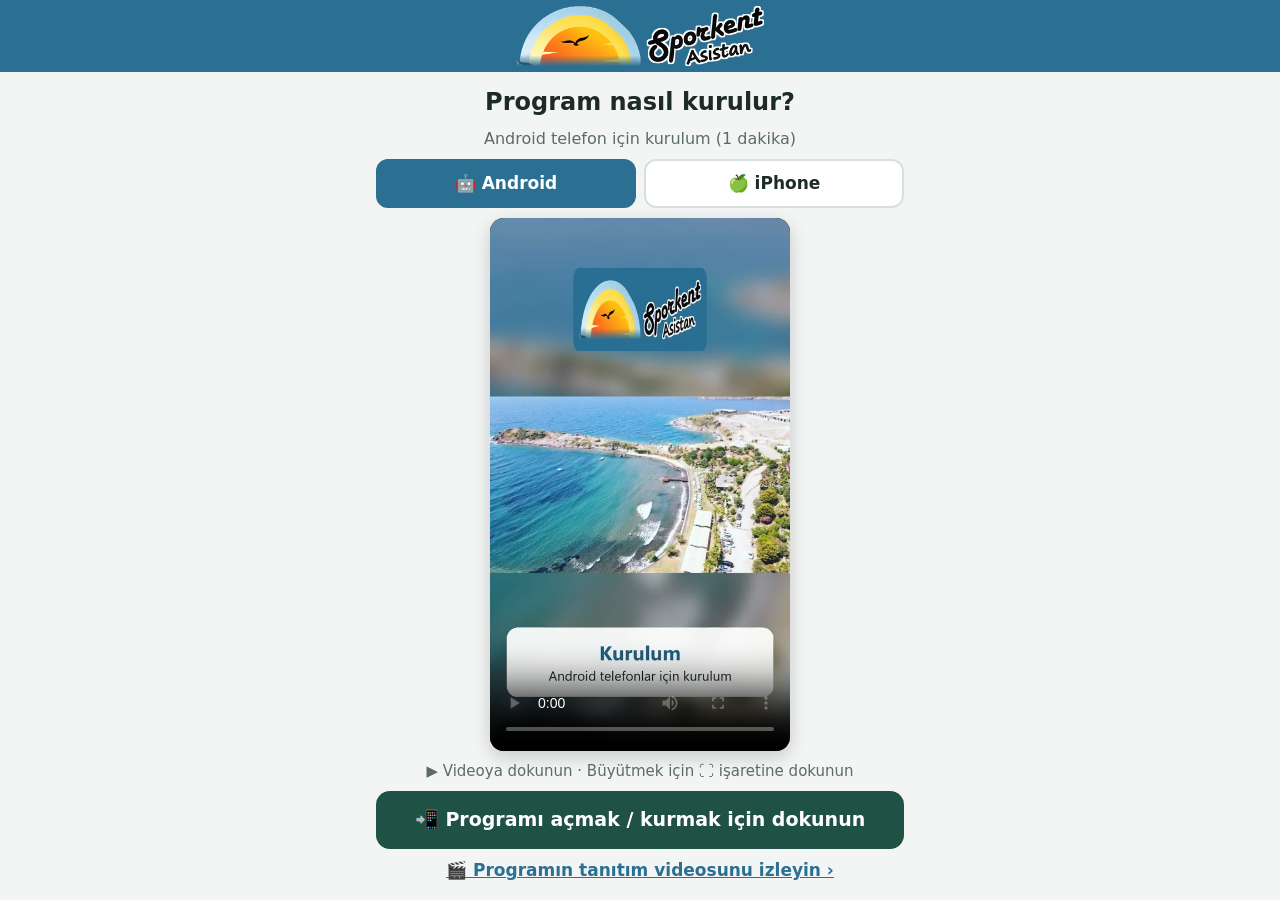
<file: video.html>
<!doctype html>
<html lang="tr">
<head>
  <meta charset="utf-8">
  <meta name="viewport" content="width=device-width, initial-scale=1, viewport-fit=cover">
  <title>Sporkent Asistan · Video</title>
  <meta name="theme-color" content="#2b6f93">
  <link rel="icon" href="icons/sk-mavi-192.png">
  <meta property="og:title" content="Sporkent Asistan · Video">
  <meta property="og:description" content="Sporkent Asistan programının kurulum ve tanıtım videoları">
  <meta property="og:image" content="https://avsamimciftci-wq.github.io/sporkent-saha-takip/video/tanitim.jpg">
  <style>
    :root { --zemin: #f3f5f4; --kart: #fff; --yazi: #1d2b26; --soluk: #5b6b66; --cizgi: #d8e0dd; --mavi: #2b6f93; }
    @media (prefers-color-scheme: dark) {
      :root:not([data-theme="light"]) { --zemin: #101a17; --kart: #1a2622; --yazi: #e9f0ed; --soluk: #a6b5b0; --cizgi: #2c3b36; }
    }
    :root[data-theme="dark"] { --zemin: #101a17; --kart: #1a2622; --yazi: #e9f0ed; --soluk: #a6b5b0; --cizgi: #2c3b36; }
    * { box-sizing: border-box; }
    /* Sayfa telefonun ekranına tam sığar: video kalan alana küçülür, düğmeler hep görünür */
    html, body { height: 100%; }
    body { margin: 0; background: var(--zemin); color: var(--yazi); font: 17px/1.35 system-ui, -apple-system, "Segoe UI", Roboto, sans-serif;
      display: flex; flex-direction: column; height: 100vh; height: 100dvh; overflow: hidden; }
    header { flex: none; background: var(--mavi); padding: calc(6px + env(safe-area-inset-top)) 16px 6px; text-align: center; }
    header img { height: clamp(36px, 7dvh, 60px); max-width: 100%; object-fit: contain; display: block; margin: 0 auto; }
    main { flex: 1; min-height: 0; width: 100%; max-width: 560px; margin: 0 auto; display: flex; flex-direction: column;
      padding: clamp(6px, 1.5dvh, 14px) 16px calc(clamp(8px, 2dvh, 18px) + env(safe-area-inset-bottom)); gap: clamp(4px, 1.2dvh, 10px); }
    h1 { flex: none; font-size: clamp(18px, 3dvh, 24px); margin: 0; text-align: center; }
    .alt { flex: none; color: var(--soluk); text-align: center; margin: 0; font-size: clamp(13px, 2dvh, 16px); }
    .sekmeler { flex: none; display: grid; grid-template-columns: 1fr 1fr; gap: 8px; }
    .sekmeler[hidden] { display: none; }
    .sekmeler button { font: inherit; font-size: clamp(14px, 2.2dvh, 17px); font-weight: 800; padding: clamp(6px, 1.2dvh, 12px) 8px; border-radius: 12px; border: 2px solid var(--cizgi); background: var(--kart); color: var(--yazi); cursor: pointer; }
    .sekmeler button.secili { background: var(--mavi); border-color: var(--mavi); color: #fff; }
    .video-alan { flex: 1; min-height: 120px; display: flex; justify-content: center; align-items: center; }
    video { display: block; height: 100%; max-width: 100%; aspect-ratio: 9 / 16; background: #000; border-radius: 14px; box-shadow: 0 6px 18px rgba(0,0,0,.18); object-fit: contain; }
    .ipucu { flex: none; color: var(--soluk); font-size: clamp(12px, 1.8dvh, 15px); text-align: center; margin: 0; }
    .dugme { flex: none; display: block; padding: clamp(10px, 1.8dvh, 16px); border-radius: 14px; background: #1f5145; color: #fff; text-align: center; text-decoration: none; font-weight: 800; font-size: clamp(16px, 2.5dvh, 19px); }
    .diger { flex: none; display: block; text-align: center; color: var(--mavi); font-weight: 700; font-size: clamp(14px, 2.2dvh, 17px); }
    /* Çok kısa ekranlarda (yatay telefon) açıklama satırları gizlenir */
    @media (max-height: 520px) { .alt, .ipucu { display: none; } header img { height: 32px; } }
  </style>
</head>
<body>
  <header><img src="logo-yatay.png" alt="Sporkent Asistan"></header>
  <main>
    <h1 id="baslik">Sporkent Asistan</h1>
    <p class="alt" id="alt"></p>
    <div class="sekmeler" id="sekmeler" hidden>
      <button type="button" data-cihaz="android">🤖 Android</button>
      <button type="button" data-cihaz="iphone">🍏 iPhone</button>
    </div>
    <div class="video-alan"><video id="video" controls playsinline preload="metadata"></video></div>
    <p class="ipucu">▶ Videoya dokunun · Büyütmek için ⛶ işaretine dokunun</p>
    <a class="dugme" id="kur" href="./">📲 Programı açmak / kurmak için dokunun</a>
    <a class="diger" id="diger" href="#"></a>
  </main>
  <script>
    const p = new URLSearchParams(location.search);
    const tg = p.has("tg");
    const tur = p.get("v") === "tanitim" ? "tanitim" : "kurulum";
    const ios = /iPhone|iPad|iPod/i.test(navigator.userAgent) || (navigator.platform === "MacIntel" && navigator.maxTouchPoints > 1);
    let cihaz = p.get("cihaz") === "iphone" || (!p.get("cihaz") && ios) ? "iphone" : "android";
    const v = document.getElementById("video");
    const ek = tg ? "&tg=1" : "";
    document.getElementById("kur").href = tg ? "./?giris=tg" : "./";
    function goster() {
      if (tur === "tanitim") {
        document.getElementById("baslik").textContent = "Programın tanıtımı";
        document.getElementById("alt").textContent = "Sporkent Asistan programında neler var? (3,5 dakika)";
        v.poster = "video/tanitim.jpg"; v.src = "video/tanitim.mp4";
        const d = document.getElementById("diger"); d.textContent = "📲 Kurulum videosunu izleyin ›"; d.href = "?v=kurulum" + ek;
      } else {
        document.getElementById("baslik").textContent = "Program nasıl kurulur?";
        document.getElementById("alt").textContent = cihaz === "iphone" ? "iPhone için kurulum (1,5 dakika)" : "Android telefon için kurulum (1 dakika)";
        document.getElementById("sekmeler").hidden = false;
        for (const b of document.querySelectorAll("[data-cihaz]")) b.classList.toggle("secili", b.dataset.cihaz === cihaz);
        v.poster = `video/kurulum-${cihaz}.jpg`; v.src = `video/kurulum-${cihaz}.mp4`;
        const d = document.getElementById("diger"); d.textContent = "🎬 Programın tanıtım videosunu izleyin ›"; d.href = "?v=tanitim" + ek;
      }
    }
    document.getElementById("sekmeler").addEventListener("click", (e) => {
      const b = e.target.closest("[data-cihaz]"); if (!b) return;
      cihaz = b.dataset.cihaz; goster(); v.play().catch(() => {});
    });
    goster();
  </script>
</body>
</html>
</file>
<file: style.css>
:root {
  --yesil: #1f4e45;
  --yesil-acik: #e8f0ec;
  --zemin: #f4f6f4;
  --kart: #ffffff;
  --yazi: #1b2421;
  --soluk: #5d6b66;
  --cizgi: #d7e0dc;
  --acil: #b42318;
  --acil-zemin: #fde8e6;
  --oncelikli: #b54708;
  --oncelikli-zemin: #fef0db;
  --normal: #3d5a80;
  --normal-zemin: #e7eef7;
  --tamam: #217a47;
  --tamam-zemin: #e3f4ea;
  --golge: 0 1px 3px rgba(0, 0, 0, .08);
}
@media (prefers-color-scheme: dark) {
  :root:not([data-theme="light"]) {
    --yesil: #6fb5a3;
    --yesil-acik: #1d2e2a;
    --zemin: #111816;
    --kart: #1a2320;
    --yazi: #e8eeeb;
    --soluk: #9fb0aa;
    --cizgi: #2e3c37;
    --acil: #ff8a80;
    --acil-zemin: #3b1714;
    --oncelikli: #ffb870;
    --oncelikli-zemin: #3a2610;
    --normal: #9cbbe6;
    --normal-zemin: #1b2635;
    --tamam: #7fd6a2;
    --tamam-zemin: #15301f;
    --golge: none;
  }
}

* { box-sizing: border-box; }
html { -webkit-text-size-adjust: 100%; }
body {
  margin: 0;
  background: var(--zemin);
  color: var(--yazi);
  font: 17px/1.45 system-ui, -apple-system, "Segoe UI", Roboto, sans-serif;
  padding-bottom: env(safe-area-inset-bottom);
}
[hidden] { display: none !important; }
/* Yazıya ya da resme dokununca telefon kelimeyi seçip internette aramasın ("dokunarak ara"),
   basılı tutunca resim menüsü açılmasın. Yalnızca yazı yazılan kutular seçilebilir. */
html, body, body * {
  -webkit-user-select: none; user-select: none;
  -webkit-touch-callout: none; -webkit-tap-highlight-color: transparent;
}
input, textarea, select, [contenteditable] { -webkit-user-select: text; user-select: text; -webkit-touch-callout: default; }
img { -webkit-user-drag: none; }

.ust {
  position: sticky; top: 0; z-index: 5;
  display: flex; justify-content: space-between; align-items: center;
  padding: calc(10px + env(safe-area-inset-top)) 16px 10px;
  background: #2b6f93; color: #fff;
}
/* Ortada geniş, yarı saydam (filigran) logo; "Ana Sayfaya Dön" varken kalan alanın ortasında durur */
.ust-orta { flex: 1; min-width: 0; display: flex; justify-content: center; align-items: center; height: 88px; }
.ust-filigran { display: block; height: 100%; max-width: 100%; object-fit: contain; opacity: .72; -webkit-user-drag: none; pointer-events: none; }
/* Bant basılı tutulunca Chrome kelime aramasını, metin seçimini ve resim menüsünü açmasın */
.ust, .ust * { -webkit-touch-callout: none; -webkit-user-select: none; user-select: none; }
.ust { touch-action: none; }
.yonetim-dugme { width: 100%; margin-bottom: 12px; }
.yonetim-dugme.uyari { background: var(--oncelikli-zemin); color: var(--oncelikli); }
.uye { display: flex; flex-wrap: wrap; justify-content: space-between; align-items: center; gap: 10px; padding: 10px 0; border-bottom: 1px solid var(--cizgi); }
.uye small { color: var(--soluk); }
.uye code { font-size: 15px; }
.uye-dugmeler { display: flex; gap: 6px; flex: none; }
.tehlike { background: var(--acil-zemin) !important; color: var(--acil) !important; }
.pdf-bag { text-align: center; margin-top: 10px; font-size: 16px; color: var(--soluk); }
.pdf-bag a { color: var(--yesil); font-weight: 700; }
.rehber-bag { display: block; text-align: center; margin-top: 16px; color: var(--yesil); font-weight: 700; font-size: 17px; }
.perde { position: fixed; inset: 0; z-index: 20; background: rgba(0,0,0,.45); display: grid; place-items: center; padding: 16px; }
.soru { width: 100%; max-width: 420px; }
.ust-kurum { font-size: 17.25px; font-weight: 700; opacity: .9; letter-spacing: .02em; }
/* Başlık, logo ile "Ana Sayfaya Dön" arasında kalan yere göre küçülür (100vw - 320px = kenarlar + logo + düğme) */
.ust-baslik { font-size: min(34.6px, calc((100vw - 320px) / 5.3)); font-weight: 700; line-height: 1.15; }
.ust-dugme {
  background: transparent; color: #fff; border: 1px solid rgba(255,255,255,.5);
  border-radius: 8px; padding: 6px 12px; font: inherit; font-size: 14px;
}

.demo { background: #fff4ce; color: #5c4400; padding: 8px 16px; font-size: 14px; }

.ekran { max-width: 640px; margin: 0 auto; padding: 16px 16px 96px; }
.kart { background: var(--kart); border-radius: 14px; padding: 18px 16px; box-shadow: var(--golge); border: 1px solid var(--cizgi); }
h1 { font-size: 22px; margin: 0 0 14px; }
h2 { font-size: 17px; margin: 18px 0 8px; }

label { display: block; margin: 0 0 14px; font-weight: 600; font-size: 15px; }
input, select, textarea {
  display: block; width: 100%; margin-top: 6px;
  font: inherit; font-weight: 400; color: var(--yazi);
  background: var(--kart); border: 1px solid var(--cizgi); border-radius: 10px;
  padding: 12px; min-height: 48px;
}
textarea { resize: vertical; }
input:focus, select:focus, textarea:focus { outline: 2px solid var(--yesil); outline-offset: 0; }

.ana-dugme, .ikincil, .kucuk-dugme {
  font: inherit; font-weight: 600; border-radius: 12px; border: 0; cursor: pointer;
}
.ana-dugme { background: var(--yesil); color: #fff; padding: 14px 18px; width: 100%; min-height: 52px; }
@media (prefers-color-scheme: dark) { :root:not([data-theme="light"]) .ana-dugme { color: #0d1a17; } }
.ana-dugme:disabled { opacity: .6; }
.ikincil { background: var(--yesil-acik); color: var(--yazi); padding: 14px 18px; min-height: 52px; }
.kucuk-dugme { background: var(--yesil); color: #fff; padding: 8px 12px; font-size: 14px; white-space: nowrap; }
.dugmeler { display: grid; grid-template-columns: 1fr 2fr; gap: 10px; margin-top: 8px; }

.hata { color: var(--acil); font-weight: 600; margin: 12px 0 0; }
.ipucu { display: block; color: var(--soluk); font-weight: 400; font-size: 13px; margin-top: 6px; }
/* Ana ekrana ekleme ve ortak kaydı */
.kurulum { text-align: center; }
.kurulum-simge img { border-radius: 18px; box-shadow: 0 2px 10px rgba(0,0,0,.15); }
.kurulum-metin { font-size: 20px; line-height: 1.45; background: #fff4d6; border: 2px solid #e0a800; border-radius: 12px; padding: 14px; color: #3b2a00; }
.kur-dugme { font-size: 22px; padding: 18px; margin-top: 6px; }
.kur-adim { text-align: left; font-size: 18px; line-height: 1.5; margin-top: 16px; background: #eef6f2; border-radius: 12px; padding: 14px 16px; }
.kur-adim ol { padding-left: 22px; margin: 6px 0; }
.kur-adim li { margin-bottom: 10px; }
.kur-not { margin: 6px 0; font-size: 16px; }
.paylas-simge { display: inline-block; border: 2px solid #1a73e8; color: #1a73e8; border-radius: 6px; padding: 0 6px; font-weight: 700; }
.asagi-ok { text-align: center; font-size: 46px; color: #1a73e8; animation: zipla 1s infinite; }
@keyframes zipla { 50% { transform: translateY(10px); } }
.chrome-ac { display: block; text-align: center; padding: 12px; border-radius: 10px; text-decoration: none; font-weight: 700; margin: 6px 0; }
.kurulum-alt { font-size: 15px; margin-top: 14px; }
.kayit-ust { font-size: 15px; margin-top: 0; }
.kvkk { font-size: 15px; color: var(--soluk); background: #f3f5f4; border-radius: 8px; padding: 8px 10px; margin: 4px 0 12px; }
.metin-dugme { background: none; border: none; color: var(--yesil); font-size: 16px; font-weight: 600; padding: 14px 0 4px; width: 100%; text-decoration: underline; cursor: pointer; }
.ayni-no { color: var(--acil); font-weight: 600; }
.uye-uyari { flex-basis: 100%; }
.uye-uyari > br:first-child { display: none; }
.eslesme { margin-top: 8px; padding: 8px 10px; border-radius: 8px; font-weight: 700; font-size: 16px; }
.eslesme small { display: block; font-weight: 400; font-size: 13px; margin-top: 2px; }
.eslesme-uyuyor { background: #e3effd; color: #0b4fa8; border: 2px solid #1a73e8; }
.eslesme-uymuyor { background: var(--acil-zemin); color: var(--acil); border: 2px solid var(--acil); }

.foto-bos { aspect-ratio: 1; border-radius: 10px; background: var(--yesil-acik); display: grid; place-items: center; color: var(--soluk); font-size: 14px; text-align: center; padding: 8px; }
/* Yapılanlar (kırmızı) / Yapılmayanlar (yeşil): sayılı süzme düğmeleri; seçili olan dolu renkte */
.ozet { display: grid; grid-template-columns: 1fr 1fr; gap: 10px; margin-bottom: 12px; }
.ozet button {
  font: inherit; cursor: pointer; border-radius: 14px; padding: 10px 6px; text-align: center;
  border: 2px solid var(--renk); background: var(--renk-acik); color: var(--renk);
}
.ozet b { display: block; font-size: 26px; line-height: 1.1; }
.ozet span { font-size: 16px; font-weight: 700; }
.ozet .secili { background: var(--renk); color: #fff; box-shadow: 0 2px 8px rgba(0,0,0,.18); }
.ozet-yapilan { --renk: #c62828; --renk-acik: #fdecea; }
.ozet-yapilmayan { --renk: #2e7d32; --renk-acik: #e6f4ea; }
@media (prefers-color-scheme: dark) {
  :root:not([data-theme="light"]) .ozet-yapilan { --renk: #ef6b6b; --renk-acik: #3b1714; }
  :root:not([data-theme="light"]) .ozet-yapilmayan { --renk: #6fcf7f; --renk-acik: #15301f; }
  :root:not([data-theme="light"]) .ozet .secili { color: #111; }
}

/* Süresi geçen işler: uyarı bandı ve liste satırı yanıp söner */
.gecikme-uyari {
  display: block; width: 100%; margin: 0 0 12px; padding: 12px; border: 0; border-radius: 12px;
  background: var(--acil); color: #fff; font: inherit; font-weight: 800; font-size: 17px; cursor: pointer;
  animation: yanip-son 1.2s ease-in-out infinite;
}
.satir.gecikti { border: 2px solid var(--acil); animation: satir-yanip 1.2s ease-in-out infinite; }
@keyframes yanip-son { 50% { opacity: .55; } }
@keyframes satir-yanip { 50% { background: var(--acil-zemin); } }
@media (prefers-reduced-motion: reduce) { .gecikme-uyari, .satir.gecikti { animation: none; } }
.sure-sec { display: flex; flex-wrap: wrap; gap: 6px; margin-bottom: 6px; }
.sure-sec button { font: inherit; font-size: 15px; padding: 8px 12px; border-radius: 999px; border: 1px solid var(--cizgi); background: var(--kart); color: var(--yazi); cursor: pointer; }
.sure-sec .secili { background: var(--yesil); border-color: var(--yesil); color: #fff; font-weight: 700; }
.sure { font-size: 12px; font-weight: 700; color: var(--soluk); }
.sure.son-gun { color: var(--oncelikli); }
.sure.gecikmis { color: var(--acil); }

.bilgi { display: flex; gap: 10px; align-items: center; background: var(--yesil-acik); border-radius: 12px; padding: 10px 12px; margin-bottom: 12px; font-size: 14px; }

.liste { display: grid; gap: 10px; }
.satir {
  display: grid; grid-template-columns: 72px 1fr; gap: 12px; align-items: start;
  background: var(--kart); border: 1px solid var(--cizgi); border-radius: 12px; padding: 10px;
  text-align: left; font: inherit; color: inherit; width: 100%; cursor: pointer;
}
.satir img, .satir .bos-foto { width: 72px; height: 72px; object-fit: cover; border-radius: 8px; background: var(--yesil-acik); }
.satir .bos-foto { display: grid; place-items: center; font-size: 26px; }
.satir-ust { display: flex; gap: 6px; align-items: center; flex-wrap: wrap; font-size: 13px; color: var(--soluk); }
.satir-yer { font-weight: 700; margin: 2px 0; }
.satir-sorun { font-size: 15px; color: var(--soluk); display: -webkit-box; -webkit-line-clamp: 2; -webkit-box-orient: vertical; overflow: hidden; }
.bos { text-align: center; color: var(--soluk); padding: 32px 0; }

.rozet { display: inline-block; font-size: 12px; font-weight: 700; padding: 2px 8px; border-radius: 999px; }
.rozet.acil { color: var(--acil); background: var(--acil-zemin); }
.rozet.oncelikli { color: var(--oncelikli); background: var(--oncelikli-zemin); }
.rozet.normal { color: var(--normal); background: var(--normal-zemin); }
.rozet.tamam { color: var(--tamam); background: var(--tamam-zemin); }
.rozet.devam { color: var(--normal); background: var(--normal-zemin); }
.rozet.gecikti { color: #fff; background: var(--acil); }

.yuzen {
  position: fixed; right: 16px; bottom: calc(16px + env(safe-area-inset-bottom));
  background: var(--yesil); color: #fff; border: 0; border-radius: 999px;
  padding: 16px 22px; font: inherit; font-weight: 700; box-shadow: 0 4px 14px rgba(0,0,0,.25);
}
@media (prefers-color-scheme: dark) { :root:not([data-theme="light"]) .yuzen { color: #0d1a17; } }

.foto-alan { margin-bottom: 14px; }
.foto-alan img { width: 100%; max-height: 320px; object-fit: cover; border-radius: 12px; margin-bottom: 8px; }
.foto-dugme {
  display: block; text-align: center; padding: 18px; margin: 0;
  border: 2px dashed var(--cizgi); border-radius: 12px; background: var(--yesil-acik); cursor: pointer;
}
/* Galeri düğmesi kameradan ayrı görünsün: soluk mavi */
.galeri-dugme { margin-top: 10px; padding: 14px; border: 2px solid #90caf9; background: #e3f2fd; color: #0d47a1; font-weight: 700; }


.oncelik { border: 0; padding: 0; margin: 0 0 14px; }
.oncelik legend { font-weight: 600; font-size: 15px; margin-bottom: 6px; }
.oncelik label { display: flex; gap: 8px; align-items: center; font-weight: 400; margin: 0 0 8px; padding: 10px; border: 1px solid var(--cizgi); border-radius: 10px; flex-wrap: wrap; }
.oncelik input { width: auto; min-height: 0; margin: 0; }
.oncelik small { color: var(--soluk); font-size: 13px; }

.detay-ust { display: flex; justify-content: space-between; align-items: center; gap: 8px; flex-wrap: wrap; margin-bottom: 8px; }
.geri { background: #f5a623; border: 0; border-radius: 10px; color: #1b3d2f; font: inherit; font-size: 24px; font-weight: 800; line-height: 1.15; padding: 8px 16px 10px; cursor: pointer; box-shadow: 0 2px 4px rgba(0,0,0,.15); }
.detay-ust .rozet { font-size: 15px; padding: 3px 10px; }
.alanlar { display: grid; grid-template-columns: 120px 1fr; gap: 6px 10px; font-size: 15px; margin: 10px 0; }
.alanlar dt { color: var(--soluk); }
.alanlar dd { margin: 0; overflow-wrap: anywhere; }
.fotolar { display: grid; grid-template-columns: 1fr 1fr; gap: 8px; margin: 10px 0; }
.fotolar figure { margin: 0; }
.fotolar img { width: 100%; aspect-ratio: 1; object-fit: cover; border-radius: 10px; background: var(--yesil-acik); }
.fotolar figcaption { font-size: 13px; color: var(--soluk); margin-top: 4px; }
.islem { border-top: 1px solid var(--cizgi); margin-top: 16px; padding-top: 6px; }

.mesaj {
  position: fixed; left: 16px; right: 16px; bottom: calc(84px + env(safe-area-inset-bottom)); z-index: 10;
  max-width: 480px; margin: 0 auto; background: #1b2421; color: #fff; padding: 12px 16px; border-radius: 12px; text-align: center;
}

@media (max-width: 340px) {
  .alanlar { grid-template-columns: 1fr; }
  .alanlar dt { margin-top: 6px; }
}

/* Yöneticinin cevabı ve müdür/şef görülme bilgisi */
.satir-cevap { display: block; margin-top: 4px; font-size: 14px; color: #0d47a1; font-weight: 600; }
.satir-gorulme { display: block; margin-top: 2px; font-size: 13px; color: var(--soluk); }
.gorulmedi { color: #c62828; font-weight: 600; }
.cevap-cumle { font-size: 18px; margin: 0 0 10px; }
.cevap-cumle b { display: inline-block; min-width: 28px; text-align: center; border-bottom: 2px solid #1565c0; color: #0d47a1; }
#cevap-gonder { margin-top: 12px; }
@media (prefers-color-scheme: dark) {
  :root:not([data-theme="light"]) .galeri-dugme { background: #10263d; border-color: #2f5f8f; color: #9ccbff; }
  :root:not([data-theme="light"]) .satir-cevap, :root:not([data-theme="light"]) .cevap-cumle b { color: #9ccbff; }
  :root:not([data-theme="light"]) .gorulmedi { color: #ff8a80; }
}

/* Yönetici devri */
.devret { margin-top: 12px; padding: 14px; border: 1px solid var(--cizgi); border-radius: 12px; }
.devret select { width: 100%; margin: 6px 0 12px; padding: 12px; border-radius: 10px; border: 1px solid var(--cizgi); background: var(--kart); color: var(--yazi); font-size: 16px; }

/* Yönetim İş Emri: lacivert */
.tur-sec { border: 0; padding: 0; margin: 0 0 14px; display: grid; grid-template-columns: 1fr 1fr; gap: 8px; }
.tur-sec label { margin: 0; }
.tur-sec input { position: absolute; opacity: 0; pointer-events: none; }
.tur-sec span { display: flex; align-items: center; justify-content: center; text-align: center; min-height: 58px; padding: 8px; border-radius: 12px; font-weight: 700; cursor: pointer; border: 2px solid var(--cizgi); background: var(--kart); color: var(--yazi); }
.tur-yonetim input:checked + span { background: #1a237e; border-color: #1a237e; color: #fff; }
.tur-genel input:checked + span { background: var(--yesil); border-color: var(--yesil); color: #fff; }
.tur-sec input:focus-visible + span { outline: 3px solid #90caf9; }
.tur-sec .ipucu { grid-column: 1 / -1; }
.gizli-rozet { background: #e8eaf6; color: #1a237e; }
.gizli-not { margin: 0 0 8px; padding: 8px 12px; border-radius: 10px; background: #e8eaf6; color: #1a237e; font-weight: 600; font-size: 14px; }
.rozet.yapilmayan { color: #2e7d32; background: #e8f5e9; }
@media (prefers-color-scheme: dark) {
  :root:not([data-theme="light"]) .gizli-rozet, :root:not([data-theme="light"]) .gizli-not { background: #1a2350; color: #c5cae9; }
  :root:not([data-theme="light"]) .rozet.yapilmayan { color: #81c784; background: #1b3320; }
}

/* Günlük / haftalık görev programı */
.gorev-dugme { width: 100%; margin-bottom: 12px; background: #e8eaf6; color: #1a237e; font-weight: 700; font-size: 1.25em; }
.gorev-sekme { display: grid; grid-template-columns: 1fr 1fr; gap: 8px; margin: 4px 0 10px; }
.gorev-sekme button { padding: 10px; border-radius: 12px; border: 2px solid var(--cizgi); background: var(--kart); color: var(--yazi); font: inherit; font-weight: 700; font-size: 17px; cursor: pointer; }
.gorev-sekme button.secili { background: #1a237e; border-color: #1a237e; color: #fff; }
.gorev-sekme small { font-weight: 600; opacity: .85; }
.gorev-donem { margin: 0 0 6px; }
.gorev-cubuk { height: 10px; border-radius: 99px; background: var(--cizgi); overflow: hidden; margin-bottom: 12px; }
.gorev-cubuk span { display: block; height: 100%; background: #2e7d32; border-radius: 99px; }
.gorev-bolum { margin-top: 18px; color: #1a237e; }
.gorev-bolum small { color: var(--soluk); font-weight: 600; }
.gorev { display: flex; gap: 12px; align-items: flex-start; width: 100%; text-align: left; padding: 12px; margin-bottom: 8px; border: 2px solid var(--cizgi); border-radius: 12px; background: var(--kart); color: var(--yazi); font: inherit; cursor: pointer; }
.gorev:disabled { cursor: default; opacity: 1; }
.gorev b { display: block; font-size: 16px; }
.gorev small { display: block; color: var(--soluk); margin-top: 2px; line-height: 1.4; }
.gorev em { display: block; font-style: normal; color: #2e7d32; font-weight: 700; margin-top: 6px; }
.gorev-no { flex: none; width: 34px; height: 34px; border-radius: 50%; display: grid; place-items: center; font-weight: 800; border: 2px solid #1a237e; color: #1a237e; }
.gorev.yapildi { border-color: #2e7d32; background: #e8f5e9; }
.gorev.yapildi .gorev-no { background: #2e7d32; border-color: #2e7d32; color: #fff; }
.gorev-gecmis { display: grid; grid-template-columns: repeat(auto-fill, minmax(76px, 1fr)); gap: 6px; }
.gorev-gecmis button { padding: 6px 4px; border-radius: 10px; border: 1px solid var(--cizgi); background: var(--kart); color: var(--yazi); font: inherit; font-size: 13px; cursor: pointer; }
.gorev-gecmis button.tam { background: #e8f5e9; border-color: #2e7d32; }
.gorev-gecmis button.bos-gun b { color: #c62828; }
.gorev-gecmis button.secili { outline: 3px solid #1a237e; }
@media (prefers-color-scheme: dark) {
  :root:not([data-theme="light"]) .gorev-dugme { background: #1a2350; color: #c5cae9; }
  :root:not([data-theme="light"]) .gorev-bolum { color: #9fa8da; }
  :root:not([data-theme="light"]) .gorev-no { border-color: #9fa8da; color: #c5cae9; }
  :root:not([data-theme="light"]) .gorev.yapildi, :root:not([data-theme="light"]) .gorev-gecmis button.tam { background: #1b3320; }
  :root:not([data-theme="light"]) .gorev em { color: #81c784; }
}

/* Uygulama açıkken yeni iş / iş emri gelince ekran yanıp söner */
.ekran-flas { position: fixed; inset: 0; z-index: 9999; pointer-events: none; background: #fff; animation: flas 2.4s steps(1, end) forwards; }
@keyframes flas {
  0%, 20%, 40%, 60%, 80% { background: #ffeb3b; opacity: .9; }
  10%, 30%, 50%, 70% { background: #d32f2f; opacity: .9; }
  90%, 100% { opacity: 0; }
}
/* Müdür ve şefte bildirim kapalı uyarısı */
.bilgi.bildirim-acil { display: flex; flex-direction: column; align-items: stretch; gap: 10px; background: #ffebee; border: 3px solid #d32f2f; color: #b71c1c; font-weight: 700; font-size: 17px; }
.bilgi.bildirim-acil .kucuk-dugme { width: 100%; background: #d32f2f; color: #fff; border-color: #d32f2f; font-size: 17px; padding: 10px 16px; }
.bildirim-acik { color: #2e7d32; font-weight: 600; }
.bildirim-kapali { color: #c62828; font-weight: 700; }

/* ---------- Modüller: alt menü (Saha Takip · Aidat · İletişim) ---------- */
body.menulu .ekran { padding-bottom: calc(150px + env(safe-area-inset-bottom)); }
.alt-menu {
  position: fixed; left: 0; right: 0; bottom: 0; z-index: 8;
  display: grid; grid-auto-flow: column; grid-auto-columns: 1fr; gap: 4px;
  background: var(--kart); border-top: 1px solid var(--cizgi);
  box-shadow: 0 -4px 16px rgba(0,0,0,.10);
  padding: 6px max(6px, calc(50% - 320px)) calc(6px + env(safe-area-inset-bottom));
}
.alt-menu button {
  font: inherit; font-size: 17px; font-weight: 800; color: var(--soluk);
  background: none; border: 0; border-radius: 14px; padding: 6px 4px 8px; cursor: pointer;
  display: flex; flex-direction: column; align-items: center; gap: 2px; min-height: 68px;
}
.alt-menu button span { font-size: 28px; line-height: 1.1; }
.alt-menu button { position: relative; }
/* Yönetim Kurulu düğmesinde yapılmayan iş emri sayısı */
.menu-rozet {
  position: absolute; top: 2px; right: 6px; min-width: 26px; height: 26px; padding: 0 7px;
  border-radius: 99px; background: #d32f2f; color: #fff; font-size: 15px; font-weight: 800; line-height: 26px;
  text-align: center; box-shadow: 0 0 0 2px #fff;
}
/* Her bölümün kendi rengi: seçili değilken açık zemin, seçiliyken dolu renk */
.alt-menu [data-modul="saha"] { --renk: #1f6b4f; --renk-acik: #e3f4ea; }
.alt-menu [data-modul="yonetim"] { --renk: #6a1b9a; --renk-acik: #f3e5f5; }
.alt-menu [data-modul="aidat"] { --renk: #b26a00; --renk-acik: #fff3e0; }
.alt-menu [data-modul="iletisim"] { --renk: #ad1457; --renk-acik: #fce4ec; }
.alt-menu [data-modul="sokaklar"] { --renk: #00695c; --renk-acik: #e0f2f1; }
.alt-menu [data-modul="servis"] { --renk: #d84315; --renk-acik: #fbe9e7; }
.alt-menu button { background: var(--renk-acik); color: var(--renk); border: 2px solid transparent; }
.alt-menu button.secili { background: var(--renk); color: #fff; box-shadow: 0 3px 10px rgba(0,0,0,.2); }
@media (prefers-color-scheme: dark) {
  :root:not([data-theme="light"]) .alt-menu [data-modul="saha"] { --renk: #6fcf97; --renk-acik: #15301f; }
  :root:not([data-theme="light"]) .alt-menu [data-modul="yonetim"] { --renk: #ce93d8; --renk-acik: #2e1436; }
  :root:not([data-theme="light"]) .alt-menu [data-modul="aidat"] { --renk: #ffb74d; --renk-acik: #3a2610; }
  :root:not([data-theme="light"]) .alt-menu [data-modul="iletisim"] { --renk: #f48fb1; --renk-acik: #3b1426; }
  :root:not([data-theme="light"]) .alt-menu [data-modul="servis"] { --renk: #ff8a65; --renk-acik: #3a1a0e; }
  :root:not([data-theme="light"]) .alt-menu button.secili { color: #111; }
}
body.menulu .yuzen { bottom: calc(var(--menu-h, 96px) + 14px); }
body.menulu .mesaj { bottom: calc(160px + env(safe-area-inset-bottom)); }

.modul-baslik { font-size: 26px; margin: 4px 0 4px; color: var(--yesil); }
.modul-alt { color: var(--soluk); margin: 0 0 14px; font-size: 16px; }

/* Ana ekran karşılama kartı */
.karsilama {
  display: flex; align-items: center; gap: 12px; margin-bottom: 12px;
  background: linear-gradient(135deg, #1f4e45, #2f6b5e); color: #fff;
  border-radius: 16px; padding: 14px 16px; box-shadow: 0 4px 14px rgba(31,78,69,.25);
}
.karsilama .k-ikon { font-size: 34px; }
.karsilama b { display: block; font-size: 20px; }
.karsilama small { font-size: 15px; opacity: .9; }

/* Onay bekleyen kayıtlar (yönetici / yönetim kurulu) */
.onay-uyari {
  display: block; width: 100%; margin: 0 0 12px; padding: 14px; border-radius: 14px; cursor: pointer;
  border: 3px solid #b54708; background: #fef0db; color: #8a3a06; font: inherit; font-weight: 800; font-size: 18px;
}
.onay-uyari.secili { background: #b54708; color: #fff; }
.rozet.bekliyor { color: #8a3a06; background: #fef0db; }
.onay-kutu { margin: 10px 0; padding: 14px; border-radius: 14px; border: 3px solid #b54708; background: #fef0db; color: #5c2a04; }
.onay-kutu h2 { margin: 0 0 6px; }
.onay-kutu .dugmeler { grid-template-columns: 1fr 1.6fr; }
.onay-kutu .dugmeler[hidden], #ret-form[hidden] { display: none; }
#ret-form textarea { width: 100%; margin-top: 4px; }
.ana-dugme.tehlike-dolu { background: #c62828; color: #fff; }
@media (prefers-color-scheme: dark) {
  :root:not([data-theme="light"]) .onay-uyari, :root:not([data-theme="light"]) .rozet.bekliyor, :root:not([data-theme="light"]) .onay-kutu { background: #3a2610; color: #ffcf99; }
}

/* Yönetim işleri bölümü */
.yonetim-isleri { margin: 4px 0 12px; }
.yonetim-isleri h2 { margin: 0 0 8px; font-size: 18px; color: var(--soluk); text-transform: uppercase; letter-spacing: .04em; }
.program-dugme { width: 100%; margin-bottom: 10px; background: #e0f2f1; color: #00564d; font-weight: 700; font-size: 1.25em; }
@media (prefers-color-scheme: dark) { :root:not([data-theme="light"]) .program-dugme { background: #0f2e2b; color: #9fe0d6; } }

/* İletişim */
.iletisim { display: grid; gap: 12px; }
.iletisim-satir {
  display: flex; align-items: center; gap: 14px; padding: 16px; border-radius: 16px;
  background: var(--kart); border: 2px solid var(--cizgi); color: var(--yazi); text-decoration: none; box-shadow: var(--golge);
}
.iletisim-satir:active { background: var(--yesil-acik); }
.iletisim-ikon { flex: none; width: 58px; height: 58px; border-radius: 50%; display: grid; place-items: center; font-size: 28px; }
.iletisim-ikon.ara { background: #e3f4ea; }
.iletisim-ikon.posta { background: #e3f2fd; }
.iletisim-ikon.site { background: #fef0db; }
.iletisim-ikon.insta { background: radial-gradient(circle at 30% 107%, #fdf497 0%, #fdf497 5%, #fd5949 45%, #d6249f 60%, #285aeb 90%); }
.iletisim-satir small { display: block; font-size: 16px; color: var(--soluk); font-weight: 700; }
.iletisim-satir b { display: block; font-size: 22px; overflow-wrap: anywhere; color: var(--yesil); }
.iletisim-satir em { display: block; font-style: normal; font-size: 14px; color: var(--soluk); }

/* Aidat */
.aidat-resim { margin: 0 0 16px; background: var(--kart); border: 1px solid var(--cizgi); border-radius: 14px; padding: 10px; }
.aidat-resim img { display: block; width: 100%; height: auto; border-radius: 10px; background: var(--yesil-acik); }
.aidat-resim figcaption { margin-top: 8px; font-size: 15px; color: var(--soluk); display: flex; justify-content: space-between; gap: 8px; align-items: center; flex-wrap: wrap; }
.aidat-resim figcaption b { color: var(--yazi); font-size: 18px; }
.aidat-ekle { margin: 8px 0 16px; }

/* Dört düğme olunca yazılar sığsın */
.alt-menu:has(> [data-modul="yonetim"]:not([hidden])) button { font-size: 15px; line-height: 1.15; }

/* Sayfa başlığı bandı: "İş Listesini Gör" düğmesiyle aynı boyda ve aynı genişlikte */
.baslik-cift { display: grid; gap: 10px; margin-bottom: 14px; }
.baslik-cift .geri, .sayfa-bant {
  display: block; width: 100%; margin: 0; text-align: center;
  font-size: 24px; font-weight: 800; line-height: 1.15; padding: 10px 16px 12px; border-radius: 10px;
  box-shadow: 0 2px 4px rgba(0,0,0,.15);
}
.sayfa-bant { color: #fff; }
.bant-program { background: #147b6e; }
.bant-gorev { background: #b54928; }
.bant-yonetim { background: #326057; margin-bottom: 16px; }

/* Yönetim İşleri ekranı: iki eş büyüklükte renkli kutu */
.yonetim-kutular { display: grid; grid-template-columns: 1fr 1fr; gap: 12px; }
.yonetim-kutu {
  display: flex; flex-direction: column; align-items: center; justify-content: center; gap: 10px;
  min-height: 170px; padding: 16px 10px; border: 0; border-radius: 18px; cursor: pointer;
  font: inherit; font-size: 20px; font-weight: 800; line-height: 1.2; color: #fff; text-align: center;
  box-shadow: 0 6px 16px rgba(0,0,0,.18);
}
.yonetim-kutu span { font-size: 48px; line-height: 1; }
.kutu-program { background: linear-gradient(145deg, #189185, #126f62); }
.kutu-yksaha { grid-column: 1 / -1; min-height: 130px; background: linear-gradient(145deg, #3f78c7, #234d95); }
.yonetim-kutu small { font-size: 15px; font-weight: 700; background: rgba(255,255,255,.22); border-radius: 99px; padding: 2px 10px; }
.yonetim-kutu small:empty { display: none; }
.bant-yksaha { background: #306fb5; }
.kutu-gorev { background: linear-gradient(145deg, rgba(126,98,88,.84), rgba(78,60,56,.90)), url("veri/site_filigran.jpg") center 40% / cover, #695048; text-shadow: 0 1px 3px rgba(0,0,0,.5); }
.kutu-gorev span { filter: drop-shadow(0 2px 3px rgba(0,0,0,.4)); }
.yonetim-kutu:active { transform: scale(.98); }

/* Yıllık görünüm: 12 ay */
.prog-yil { display: grid; grid-template-columns: repeat(3, 1fr); gap: 8px; margin-bottom: 12px; }
.prog-yil button { min-height: 76px; border-radius: 12px; border: 2px solid var(--cizgi); background: var(--kart); color: var(--yazi); font: inherit; cursor: pointer; display: flex; flex-direction: column; align-items: center; justify-content: center; gap: 2px; }
.prog-yil b { font-size: 17px; }
.prog-yil small { font-size: 14px; color: var(--soluk); font-weight: 700; }
.prog-yil button.dolu { background: #e0f2f1; border-color: #00695c; }
.prog-yil button.dolu small { color: #00695c; }
.prog-yil button.bugun { outline: 3px solid #00695c; }
.prog-ay button.secili, .prog-ay button.dolu.secili { background: #00695c; border-color: #00695c; color: #fff; }
.prog-ay button.secili i { background: #fff; color: #00695c; }
@media (prefers-color-scheme: dark) { :root:not([data-theme="light"]) .prog-yil button.dolu { background: #0f2e2b; } }

/* Yönetici: ortak hesapları listesi */
.ortak-liste { margin: 10px 0 4px; border: 1px solid var(--cizgi); border-radius: 12px; padding: 10px 12px; }
.ortak-liste summary { font-weight: 700; cursor: pointer; }
.ortak-liste table { width: 100%; border-collapse: collapse; margin-top: 8px; font-size: 15px; }
.ortak-liste th, .ortak-liste td { text-align: left; padding: 6px 4px; border-bottom: 1px solid var(--cizgi); }

/* İş programı (takvim) */
.prog-sekme { display: grid; grid-template-columns: repeat(3, 1fr); gap: 8px; margin: 4px 0 10px; }
.prog-sekme button { padding: 12px 6px; border-radius: 12px; border: 2px solid var(--cizgi); background: var(--kart); color: var(--yazi); font: inherit; font-weight: 800; font-size: 18px; cursor: pointer; }
.prog-sekme button.secili { background: #00695c; border-color: #00695c; color: #fff; }
.prog-gezin { display: grid; grid-template-columns: 56px 1fr 56px; gap: 8px; align-items: center; margin-bottom: 10px; }
.prog-gezin button { font: inherit; font-size: 26px; font-weight: 800; height: 52px; border-radius: 12px; border: 2px solid var(--cizgi); background: var(--kart); color: var(--yazi); cursor: pointer; }
.prog-gezin b { text-align: center; font-size: 18px; }
.prog-bugun { width: 100%; margin-bottom: 12px; }
.prog-gun { margin-bottom: 14px; }
.prog-gun h3 { font-size: 17px; margin: 0 0 6px; padding: 6px 10px; border-radius: 8px; background: var(--yesil-acik); }
/* Her gün ayrı renk; bugün turuncu, büyük ve etiketli */
.prog-gun h3 { display: flex; align-items: center; justify-content: space-between; gap: 8px; border-left: 6px solid transparent; }
.prog-gun h3.gun-0 { background: #d6e4f5; border-left-color: #3f6fb0; color: #1f3d66; }
.prog-gun h3.gun-1 { background: #f3dcd0; border-left-color: #b5603a; color: #6b2f15; }
.prog-gun h3.gun-2 { background: #e2d8f0; border-left-color: #7652a8; color: #3f2566; }
.prog-gun h3.gun-3 { background: #d4ece4; border-left-color: #2f8a6a; color: #174d3a; }
.prog-gun h3.gun-4 { background: #f5e8c4; border-left-color: #b08a1c; color: #5c4508; }
.prog-gun h3.gun-5 { background: #f2d6e0; border-left-color: #b04a72; color: #66203d; }
.prog-gun h3.gun-6 { background: #d3e9ef; border-left-color: #2f7f93; color: #143f4b; }
.prog-gun h3.bugun { background: #e65100; border-left-color: #8a2d00; color: #fff; font-size: 19px; padding: 10px 12px;
  box-shadow: 0 0 0 3px #ffb74d, 0 4px 12px rgba(230,81,0,.35); }
.bugun-etiket { flex: none; background: #fff; color: #e65100; font-size: 13px; font-weight: 900; letter-spacing: .06em; border-radius: 99px; padding: 3px 10px; }
.prog-is { display: flex; gap: 10px; align-items: flex-start; padding: 12px; margin-bottom: 8px; border: 2px solid var(--cizgi); border-left: 6px solid #00695c; border-radius: 12px; background: var(--kart); }
.prog-is .saat { flex: none; font-weight: 800; color: #00695c; min-width: 52px; }
.prog-is .icerik { flex: 1; min-width: 0; }
.prog-is b { display: block; font-size: 17px; white-space: pre-line; overflow-wrap: anywhere; }
.prog-is small { display: block; color: var(--soluk); font-size: 14px; margin-top: 2px; }
.prog-is .sil { flex: none; background: var(--acil-zemin); color: var(--acil); border: 0; border-radius: 10px; font: inherit; font-size: 14px; font-weight: 700; padding: 8px 10px; cursor: pointer; }
.prog-bos { color: var(--soluk); font-size: 15px; margin: 0 0 4px 4px; }
.prog-ay { display: grid; grid-template-columns: repeat(7, 1fr); gap: 4px; margin-bottom: 12px; }
.prog-ay .gun-adi { text-align: center; font-size: 13px; font-weight: 800; color: var(--soluk); padding: 4px 0; }
.prog-ay button { aspect-ratio: 1; min-height: 44px; border-radius: 10px; border: 1px solid var(--cizgi); background: var(--kart); color: var(--yazi); font: inherit; font-size: 17px; font-weight: 700; cursor: pointer; padding: 2px; display: flex; flex-direction: column; align-items: center; justify-content: center; }
.prog-ay button.disarida { opacity: .35; }
.prog-ay button.bugun { outline: 3px solid #00695c; }
.prog-ay button.dolu { background: #e0f2f1; border-color: #00695c; }
.prog-ay button i { font-style: normal; font-size: 12px; font-weight: 800; color: #fff; background: #00695c; border-radius: 99px; padding: 0 6px; margin-top: 2px; }
.prog-form { margin-top: 8px; padding: 14px; border: 2px solid #00695c; border-radius: 14px; }
.prog-form .prog-is-yaz { min-height: 170px; font-size: 19px; line-height: 1.4; resize: vertical; }
.tekrar-sec { border: 0; padding: 0; margin: 0 0 14px; display: grid; grid-template-columns: 1fr 1fr; gap: 8px; }
.tekrar-sec legend { font-weight: 600; font-size: 15px; margin-bottom: 6px; }
.tekrar-sec label { margin: 0; }
.tekrar-sec input { position: absolute; opacity: 0; pointer-events: none; }
.tekrar-sec span { display: flex; align-items: center; justify-content: center; min-height: 52px; border-radius: 12px; border: 2px solid var(--cizgi); background: var(--kart); font-weight: 700; font-size: 17px; cursor: pointer; }
.tekrar-sec input:checked + span { background: #00695c; border-color: #00695c; color: #fff; }
.tekrar-sec input:focus-visible + span { outline: 3px solid #80cbc4; }
@media (prefers-color-scheme: dark) {
  :root:not([data-theme="light"]) .prog-ay button.dolu { background: #0f2e2b; }
}

/* Ortağa davet (yönetici) */
.davet-ara { width: 100%; font-size: 18px; padding: 12px; border: 2px solid var(--cizgi); border-radius: 10px; box-sizing: border-box; }
.davet-kisi { border: 1px solid var(--cizgi); border-radius: 10px; padding: 10px 12px; margin-top: 10px; }
.davet-tel { display: flex; align-items: center; gap: 8px; margin-top: 8px; flex-wrap: wrap; }
.davet-tel span { flex-basis: 100%; }
.davet-dugme { flex: 1; text-align: center; }
.davet-dugme { padding: 9px 14px; border-radius: 8px; color: #fff; font-weight: 700; text-decoration: none; }
.davet-dugme.wa { background: #1fa855; }
.davet-dugme.sms { background: #1a73e8; }
.davet-durum { font-size: 13px; font-weight: 700; border-radius: 6px; padding: 2px 6px; white-space: nowrap; }
.davet-durum.katildi { background: #e3f4ea; color: #1f6b4f; }
.davet-durum.bekliyor { background: #fff4d6; color: #8a5a00; }

.uye-dugmeler.altta { flex-basis: 100%; }
.uye-dugmeler.altta .kucuk-dugme { flex: 1; padding: 12px; font-size: 17px; }
/* Ana ekrana ekleme adımları: koyu temada da okunur */
.kur-adim, .kur-adim .kur-not, .kur-adim small { color: #1b2421; }
.kur-adim small { color: #4a5753; }
.ios-adim li { margin-bottom: 14px; font-size: 19px; }
.ios-uc { display: inline-block; background: #1b2421; color: #fff; border-radius: 50%; width: 34px; height: 34px; line-height: 30px; text-align: center; font-size: 22px; vertical-align: middle; }
.ios-ok { text-align: right; font-size: 64px; line-height: 1; color: #1a73e8; font-weight: 700; animation: zipla 1s infinite; padding-right: 6px; }
.ios-ok.orta { text-align: center; padding-right: 0; }
.masaustu-link { display: block; font-size: 24px; margin-top: 8px; text-align: center; user-select: all; -webkit-user-select: all; }
.okudum-kutu { display: flex !important; align-items: center; gap: 10px; font-weight: 600; font-size: 17px; margin: 0 0 14px; }
.okudum-kutu input { width: 26px; height: 26px; flex: none; margin: 0; }
.davet-kod { font-size: 18px; margin: 10px 0 0; text-align: center; }
.davet-kod b { font-size: 26px; letter-spacing: 2px; }
.davet-kisi .ipucu { margin: 6px 0 8px; }
/* Ortağa davet: büyük, renkli bölüm */
.davet-bolum { background: linear-gradient(135deg, #1a73e8, #0b4fa8); color: #fff; border-radius: 16px; padding: 18px 16px; margin: 6px 0 18px; box-shadow: 0 4px 14px rgba(11,79,168,.3); }
.davet-bolum h2 { color: #fff; font-size: 24px; margin: 0 0 8px; }
.davet-bolum > p { color: #e3efff; font-size: 16px; margin: 0 0 12px; line-height: 1.45; }
.davet-bolum .davet-ara { font-size: 22px; padding: 16px; border: 0; border-radius: 12px; background: #fff; color: #1b2421; }
.davet-bolum .davet-kisi { background: #fff; color: #1b2421; border: 0; }
.davet-bolum .davet-kisi .ipucu { color: #5d6b66; }
.davet-bolum > #davet-sonuc > .ipucu, .davet-bolum > #davet-sonuc > .hata { color: #fff; }
.davet-hazir { background: #eef5ff; border: 2px solid #1a73e8; border-radius: 12px; padding: 10px 12px; margin-top: 10px; }
.davet-satir { display: flex; justify-content: space-between; align-items: center; gap: 8px; padding: 6px 0; border-bottom: 1px solid #cfe0fa; }
.davet-satir span { color: #4a5753; font-size: 15px; }
.davet-satir b { font-size: 18px; color: #0b4fa8; word-break: break-all; text-align: right; }
.davet-satir b.davet-kod-sayi { font-size: 26px; letter-spacing: 2px; }
.davet-hazir small { display: block; color: #4a5753; margin-top: 6px; }
.davet-onizle { margin-top: 8px; color: #1b2421; }
.davet-onizle summary { cursor: pointer; font-weight: 600; color: #0b4fa8; }
.davet-onizle pre { white-space: pre-wrap; font: 14px/1.45 system-ui, sans-serif; background: #f4f6f4; border-radius: 8px; padding: 10px; margin: 6px 0 0; }
.tg-giris-dugme { width: 100%; background: #fff4d6; border: 2px solid #e0a800; color: #3b2a00; border-radius: 12px; padding: 12px 14px; font-size: 16px; line-height: 1.4; margin: 0 0 14px; cursor: pointer; text-align: center; }
.tg-giris-dugme b { font-size: 18px; }
.davet-dugme.kopya { background: #5d6b66; border: 0; font: inherit; font-weight: 700; cursor: pointer; }
.yeni-tur-not { background: #e8eaf6; border: 2px solid #283593; color: #1a237e; border-radius: 10px; padding: 8px 12px; font-weight: 600; margin: 0 0 12px; }
.tg-link-kutu { background: #fff4d6; border: 2px solid #e0a800; border-radius: 14px; padding: 12px 14px; margin: 8px 0 12px; color: #3b2a00; }
.tg-link-kutu > b { font-size: 18px; display: block; }
.tg-link { font-size: 22px; font-weight: 800; color: #8a5a00; margin: 6px 0; word-break: break-all; }
.tg-link-kutu small { display: block; font-size: 14px; line-height: 1.4; }
.davet-bolum > div > p { color: #e3efff; font-size: 16px; margin: 0 0 12px; line-height: 1.45; }
.emir-sure { background: #e8eaf6; border: 2px solid #283593; border-radius: 12px; padding: 10px 12px; margin: 4px 0 14px; }
.emir-sure > b { display: block; color: #1a237e; font-size: 17px; margin-bottom: 8px; }
.sure-kilit { background: #f3f5f4; border-radius: 10px; padding: 10px 12px; margin: 0 0 10px; }
/* Devriye kontrol noktaları */
.devriye-ac { display: block; width: 100%; margin: 12px 0; padding: 14px; border: 0; border-radius: 14px; cursor: pointer; text-align: left;
  background: linear-gradient(135deg, #1e6fe0, #0b3c91); color: #fff; font: inherit; font-size: 18px; font-weight: 800; box-shadow: 0 4px 12px rgba(11,60,145,.25); }
.devriye-ac small { display: block; font-size: 14px; font-weight: 600; opacity: .9; margin-top: 2px; }
.devriye-gun { display: flex; align-items: center; justify-content: space-between; gap: 10px; margin: 4px 0 12px; font-size: 17px; }
.devriye-ozet { border-radius: 12px; padding: 12px 14px; margin-bottom: 12px; background: #fff4d6; border: 2px solid #e0a800; color: #3b2a00; }
.devriye-ozet.tam { background: #e3f4ea; border-color: #1f6b4f; color: #14432f; }
.devriye-ozet.hic { background: var(--acil-zemin); border-color: var(--acil); color: var(--acil); }
.devriye-ozet b { display: block; font-size: 22px; }
.devriye-nokta { border: 2px solid var(--cizgi); border-radius: 14px; padding: 12px; margin-bottom: 10px; background: var(--kart); }
.devriye-nokta.ugrandi { border-color: #1f6b4f; background: #f1f9f4; }
.dn-ust { display: flex; align-items: center; gap: 10px; font-size: 18px; }
.dn-ust b { flex: 1; }
.dn-no { width: 32px; height: 32px; border-radius: 50%; background: #e8eaf6; color: #1a237e; display: grid; place-items: center; font-weight: 800; flex: none; }
.ugrandi .dn-no { background: #1f6b4f; color: #fff; }
.dn-harita { font-size: 14px; white-space: nowrap; }
.dn-kayit { margin: 8px 0 0 42px; font-size: 15px; line-height: 1.5; }
.dn-kayit.dn-yok { color: var(--acil); font-weight: 700; }
.dn-foto { display: block; width: 120px; height: 90px; object-fit: cover; border-radius: 8px; margin-top: 6px; }
.dn-foto-sec { display: block; margin: 10px 0 6px; text-align: center; padding: 10px; border: 2px dashed var(--cizgi); border-radius: 10px; cursor: pointer; font-weight: 600; }
.dn-buradayim { width: 100%; font-size: 20px; padding: 14px; }
.nokta-ekle { background: #f3f5f4; border-radius: 12px; padding: 12px; margin-bottom: 12px; }
.ugrandi .dn-kayit, .devriye-nokta.ugrandi { color: #1b2421; }
.nokta-yonet { margin-top: 16px; border: 2px solid var(--cizgi); border-radius: 12px; padding: 10px 12px; }
.nokta-yonet summary { font-weight: 800; cursor: pointer; font-size: 17px; }
.nokta-yonet .nokta-ekle { margin-top: 10px; }
/* Devriye haritası */
.devriye-harita { height: 340px; border-radius: 14px; overflow: hidden; margin: 0 0 10px; border: 2px solid var(--cizgi); background: #e8eef0; position: relative; z-index: 0; }
.hn { width: 34px; height: 34px; border-radius: 50%; background: #c62828; color: #fff; border: 3px solid #fff; display: grid; place-items: center;
  font: 800 16px/1 system-ui, sans-serif; box-shadow: 0 2px 6px rgba(0,0,0,.45); box-sizing: border-box; }
.hn.hn-tamam { background: #1f6b4f; }
.hn.hn-ilk:not(.hn-tamam) { background: #0b3c91; }
.harita-dugmeler { display: grid; gap: 8px; margin-bottom: 6px; }
.harita-dugmeler a, .harita-dugmeler button { display: block; text-align: center; text-decoration: none; width: 100%; box-sizing: border-box; }
.rota-dugme { background: linear-gradient(135deg, #1e6fe0, #0b3c91) !important; font-size: 19px; padding: 14px; }
.siradaki-dugme { font-size: 17px; padding: 12px; }
.harita-not { font-size: 14px; }
.konum-kural { background: #e8eaf6; border: 2px solid #283593; color: #1a237e; border-radius: 10px; padding: 8px 12px; font-size: 14px; line-height: 1.45; margin: 0 0 12px; }
.konum-kural.disinda { background: var(--acil-zemin); border-color: var(--acil); color: var(--acil); }
/* Görev Takibi: haritaya yer açmak için sıkı başlık (Fold dahil) */
.baslik-satir { grid-template-columns: auto 1fr; gap: 8px; margin-bottom: 8px; }
.baslik-satir .geri, .baslik-satir .sayfa-bant { font-size: 16px; padding: 8px 12px; border-radius: 10px; line-height: 1.2; }
.baslik-satir .geri { white-space: nowrap; }
#ekran-gorevler .gorev-sekme { margin: 0 0 8px; gap: 6px; }
#ekran-gorevler .gorev-sekme button { padding: 7px 8px; font-size: 15px; border-radius: 10px; }
#ekran-gorevler .devriye-ozet { display: flex; align-items: baseline; flex-wrap: wrap; gap: 4px 10px; padding: 7px 12px; margin-bottom: 8px; border-width: 2px; }
#ekran-gorevler .devriye-ozet b { display: inline; font-size: 18px; }
#ekran-gorevler .devriye-ozet span { font-size: 14px; }
#ekran-gorevler .devriye-harita { height: min(calc(100vh - 360px), 760px); min-height: 340px; }
/* Beş düğme olunca (Yönetim Kurulu görünürken) yazılar sığsın */
.alt-menu:has(> [data-modul="yonetim"]:not([hidden])) button { font-size: 13px; line-height: 1.1; padding-left: 2px; padding-right: 2px; }
.alt-menu:has(> [data-modul="yonetim"]:not([hidden])) button span { font-size: 24px; }
.alt-menu button { word-break: normal; overflow-wrap: normal; hyphens: none; text-align: center; }
/* Sokak Numaraları ekranı: resim ekranın tamamını kaplar */
#ekran-sokaklar { padding: 0; max-width: none; }
.numarator-ust { display: flex; align-items: baseline; justify-content: space-between; gap: 8px; padding: 8px 14px; background: #00695c; color: #fff; }
.numarator-ust b { font-size: 18px; }
.numarator-ust span { font-size: 13px; opacity: .9; }
.numarator { height: calc(100vh - 205px); height: calc(100dvh - 205px); background: #dfe6e3; position: relative; z-index: 0; }
/* Haftalık Kontrol kutusu ve başlığı */
.kutu-haftalik { min-height: 110px; background: linear-gradient(145deg, #4d5aa4, #303785); }
.bant-haftalik { background: #3d4893; }
/* Dar telefonlarda (iPhone) alt menü yazıları kelime ortasından bölünmesin */
@media (max-width: 430px) {
  .alt-menu button { font-size: 14px; line-height: 1.15; }
  .alt-menu button span { font-size: 24px; }
  .alt-menu:has(> [data-modul="yonetim"]:not([hidden])) button { font-size: 12px; }
}

/* ---------- Ana sayfa ---------- */
/* "Ana Sayfaya Dön": yeşil bantta kolay görünsün diye açık sarı (pastel) düğme */
.ust-ana { flex: none; display: flex; flex-direction: column; align-items: center; justify-content: center; gap: 2px; background: #f6d98b;
  color: #1f3d34; border: 2px solid #fff3cf; box-shadow: 0 3px 10px rgba(0,0,0,.3); border-radius: 16px; padding: 6px 10px; box-sizing: border-box; width: 128px; height: 88px; text-align: center; line-height: 1.15; font: inherit; font-size: 16px; font-weight: 800; cursor: pointer;
  }
.ust-ana:active { transform: scale(.96); background: #ecc966; }
.ust-ana span { font-size: 32px; line-height: 1; }
.ust-ana[hidden] { display: none; }
.ana-karsilama { margin: 0 0 12px; font-size: 18px; color: var(--soluk); }
.ana-karsilama b { color: var(--yazi); }
.ana-kutular { display: grid; grid-template-columns: 1fr 1fr; gap: 12px; }
.ana-kutu {
  display: flex; flex-direction: column; align-items: center; justify-content: center; gap: 8px; position: relative;
  min-height: 140px; padding: 14px 8px; border: 0; border-radius: 18px; cursor: pointer;
  font: inherit; font-size: 19px; font-weight: 800; line-height: 1.2; color: #fff; text-align: center; box-shadow: 0 6px 16px rgba(0,0,0,.18);
}
.ana-kutu[hidden] { display: none; }
.ana-kutu span { font-size: 46px; line-height: 1; }
.ana-kutu small { font-size: 14px; font-weight: 700; background: rgba(255,255,255,.25); border-radius: 99px; padding: 2px 10px; }
.ana-kutu small:empty { display: none; }
.ana-kutu:active { transform: scale(.98); }
.ak-saha { background: linear-gradient(145deg, #418374, #326057); }
.ak-yk { background: linear-gradient(145deg, #80379f, #592b90); }
.ak-aidat { background: linear-gradient(145deg, #bf8424, #b87e1e); }
.ak-iletisim { background: linear-gradient(145deg, #408acb, #2656a0); }
.ak-sokak { background: linear-gradient(145deg, #189185, #126f62); }
.ak-servis { background: linear-gradient(145deg, #d77523, #ad4d1c); }
/* Kutu sayısı tekse son kutu tam genişlik */
.ana-kutu.tam { grid-column: 1 / -1; min-height: 120px; }

/* ---------- Parsel Temsilcisi ---------- */
.ak-parsel { background: linear-gradient(145deg, #b63367, #8e255d); min-height: 170px; }
.ana-kutu .parsel-yazi { font-size: inherit; line-height: 1.2; display: flex; flex-direction: column; align-items: center; gap: 6px; }
.ana-kutu .parsel-foto { width: 96px; height: 96px; border-radius: 50%; border: 3px solid #fff; background: rgba(255,255,255,.2);
  display: grid; place-items: center; overflow: hidden; font-size: 52px; box-shadow: 0 3px 10px rgba(0,0,0,.25); }
.ana-kutu .parsel-foto img { width: 100%; height: 100%; object-fit: cover; display: block; }
.parsel-ust { margin-bottom: 14px; }
.parsel-kart { background: var(--kart); border: 2px solid #c2185b; border-radius: 16px; padding: 14px; box-shadow: var(--golge); margin-bottom: 10px; }
.parsel-kimlik { display: flex; align-items: center; gap: 14px; }
.parsel-resim { flex: none; width: 78px; height: 78px; border-radius: 50%; overflow: hidden; background: #fce4ec; display: grid; place-items: center; font-size: 42px; border: 2px solid #c2185b; }
.parsel-resim img { width: 100%; height: 100%; object-fit: cover; display: block; }
.parsel-kimlik small { display: block; font-size: 14px; font-weight: 700; color: #ad1457; }
.parsel-kimlik b { display: block; font-size: 22px; line-height: 1.2; color: var(--yazi); }
.parsel-tel { display: block; font-size: 18px; font-weight: 700; color: var(--yazi); margin-top: 2px; }
.parsel-dugmeler { display: grid; grid-template-columns: repeat(3, 1fr); gap: 8px; margin-top: 12px; }
.parsel-dugmeler a { display: flex; align-items: center; justify-content: center; min-height: 50px; border-radius: 12px; color: #fff; font-weight: 800; font-size: 16px; text-decoration: none; text-align: center; padding: 4px; }
.parsel-dugmeler a:active { transform: scale(.97); }
.parsel-ara { background: #1565c0; }
.parsel-wp { background: #1b8a4a; }
.parsel-sms { background: #6a1b9a; }
.parsel-resim-ekle { margin-top: 12px; }
.parsel-not { margin: 0 0 4px; padding: 10px 12px; border-radius: 12px; background: #fce4ec; color: #5c0b2e; font-size: 15px; }
@media (prefers-color-scheme: dark) {
  :root:not([data-theme="light"]) .parsel-kimlik small { color: #f48fb1; }
  :root:not([data-theme="light"]) .parsel-not { background: #3b1426; color: #fce4ec; }
  :root:not([data-theme="light"]) .parsel-resim { background: #3b1426; }
}

/* ---------- Servis Güzergahı ---------- */
.bant-servis { background: #d16022; }
.bant-parsel { background: #a82e63; }
.servis-harita { height: min(calc(100vh - 380px), 620px); min-height: 280px; border-radius: 12px; margin: 10px 0; position: relative; z-index: 0; border: 1px solid var(--cizgi); }
.servis-kayit-bant { display: flex; align-items: center; justify-content: center; gap: 8px; background: #c62828; color: #fff; font-weight: 800; border-radius: 10px; padding: 6px; letter-spacing: .05em; }
.kayit-nokta { width: 12px; height: 12px; border-radius: 50%; background: #fff; animation: kayit-yanip 1s infinite; }
@keyframes kayit-yanip { 50% { opacity: .2; } }
.servis-durum { display: flex; flex-wrap: wrap; align-items: baseline; gap: 4px 12px; margin-top: 8px; }
.servis-durum b, .servis-durum-ic b { font-size: 30px; font-variant-numeric: tabular-nums; }
.servis-durum span { font-size: 17px; color: var(--soluk); }
.servis-durum small { flex-basis: 100%; color: #b26a00; }
.servis-durum-ic { display: flex; gap: 10px; align-items: baseline; }
.servis-durum-ic b { font-size: 20px; }
.servis-durak-dugme { background: #1565c0 !important; margin-bottom: 8px; }
.servis-bitir { background: #c62828 !important; }
.servis-basla { background: #c62828 !important; margin-top: 12px; }
.servis-not { font-size: 15px; color: var(--soluk); margin: 10px 0; }
.servis-baslik { font-size: 17px; margin: 14px 0 6px; }
.servis-duraklar { list-style: none; padding: 0; margin: 0 0 12px; }
.servis-duraklar li { display: flex; align-items: center; gap: 10px; padding: 8px 0; border-bottom: 1px solid var(--cizgi); }
.servis-duraklar li.bos { color: var(--soluk); font-size: 15px; }
.servis-duraklar b { flex: 1; }
.servis-duraklar input { flex: 1; min-width: 0; font: inherit; padding: 6px 8px; border: 1px solid var(--cizgi); border-radius: 8px; background: var(--kart); color: var(--yazi); }
.servis-duraklar small { color: var(--soluk); font-weight: 700; white-space: nowrap; }
.sd-no { flex: none; width: 28px; height: 28px; border-radius: 50%; background: #ef6c00; color: #fff; font-weight: 800; display: grid; place-items: center; font-size: 14px; }
.sd-sil { flex: none; border: 0; background: var(--acil-zemin); color: var(--acil); border-radius: 8px; width: 34px; height: 34px; font-size: 16px; cursor: pointer; }
.hn-servis { background: #ef6c00 !important; }
.servis-bos { text-align: center; }
.servis-ikon { font-size: 64px; }
.servis-bos h2 { font-size: 20px; margin: 6px 0 10px; }
.servis-adimlar { text-align: left; padding-left: 22px; margin: 0; line-height: 1.5; }
.servis-adimlar li { margin-bottom: 6px; }
.servis-ikincil { width: 100%; min-height: 50px; margin-top: 8px; }

/* Kaldırılan açılış ekranı: telefonda eski sayfa önbellekte kalmışsa da görünmesin */
.acilis { display: none !important; }

/* Dar telefonlar: üst bant ve alt menü sığsın (iPhone SE, küçük Android) */
.alt-menu em { font-style: normal; }
.alt-menu .ad-kisa { display: none; }
@media (max-width: 430px) {
  .ust { padding: calc(8px + env(safe-area-inset-top)) 12px 8px; gap: 8px; }
  .ust-orta { height: 76px; }
  .ust-ana { padding: 4px 6px; width: 112px; height: 76px; font-size: 14px; border-radius: 14px; }
  .ust-ana span { font-size: 26px; }
}
/* En dar telefonlar (iPhone SE 1. nesil, 320 px): logo ve düğme biraz küçülür (yine aynı yükseklikte),
   başlık okunur boyda kalır */
@media (max-width: 340px) {
  .ust-orta { height: 64px; }
  .ust-ana { width: 96px; height: 64px; font-size: 12px; }
  .ust-ana span { font-size: 20px; }
}
@media (max-width: 360px) {
  .alt-menu .ad-uzun { display: none; }
  .alt-menu .ad-kisa { display: inline; }
  .alt-menu { gap: 2px; padding-left: 3px; padding-right: 3px; }
  .alt-menu button, .alt-menu:has(> [data-modul="yonetim"]:not([hidden])) button { font-size: 10.5px; padding: 5px 1px 6px; border-radius: 10px; min-height: 60px; }
  .alt-menu button span, .alt-menu:has(> [data-modul="yonetim"]:not([hidden])) button span { font-size: 20px; }
  .menu-rozet { min-width: 20px; height: 20px; line-height: 20px; font-size: 12px; padding: 0 5px; right: 2px; }
}

/* Giriş: önce seçim */
.giris-secim h1 { text-align: center; margin-bottom: 16px; }
.secim-dugme { width: 100%; display: grid; grid-template-columns: auto 1fr; grid-template-rows: auto auto; column-gap: 14px; align-items: center; text-align: left;
  border: 0; border-radius: 16px; padding: 16px; margin-bottom: 12px; font: inherit; cursor: pointer; color: #fff; box-shadow: 0 5px 14px rgba(0,0,0,.18); }
.secim-dugme span { grid-row: 1 / 3; font-size: 40px; }
.secim-dugme b { font-size: 20px; line-height: 1.2; }
.secim-dugme small { font-size: 15px; opacity: .92; }
.secim-ortak { background: linear-gradient(145deg, #418374, #326057); }
.secim-tg { background: linear-gradient(145deg, #733299, #502373); }
.secim-yakin { background: linear-gradient(145deg, #d77523, #ad4d1c); }
/* Parsel temsilcisi: ortak yakını onayları */
.ak-yakinlar { background: linear-gradient(145deg, #d77523, #ad4d1c); }
.ak-kayitonay { background: linear-gradient(145deg, #6c8a3d, #4b6629); }
#kayit-uyari { z-index: 8500; }
.kayit-uyari-kutu h2 { margin-top: 0; font-size: 21px; color: #8a3b05; }
.kayit-uyari-kutu p { font-size: 18px; line-height: 1.45; }
.kayit-uyari-kutu .ana-dugme { width: 100%; }
.kayit-uyari-temsilci a { font-weight: 800; white-space: nowrap; }
.bant-yakin { background: #d16022; }
/* Restoran */
.ak-restoran { background: linear-gradient(145deg, #3d4893, #262c6a); }
.bant-restoran { background: #3d4893; }
.restoran-siparis { background: var(--kart); border: 2px solid #c62828; border-radius: 16px; padding: 14px; margin-bottom: 16px; box-shadow: var(--golge); text-align: center; }
.restoran-siparis small { display: block; font-size: 15px; font-weight: 700; color: #b71c1c; }
.restoran-siparis .tel { display: block; font-size: 30px; font-weight: 800; color: var(--yazi); margin: 4px 0 12px; letter-spacing: 1px; }
.restoran-dugmeler { display: grid; grid-template-columns: 1fr 1fr; gap: 10px; }
.restoran-dugmeler a { display: flex; align-items: center; justify-content: center; gap: 6px; min-height: 60px; border-radius: 14px; color: #fff; font-weight: 800; font-size: 19px; text-decoration: none; }
.restoran-dugmeler .ara { background: #1565c0; }
.restoran-dugmeler .wp { background: #1b8a4a; }
.restoran-yonet { margin: 0 0 16px; border: 2px solid #c62828; }
.restoran-form-baslik { display: block; font-size: 20px; color: #b71c1c; margin-bottom: 10px; }
.restoran-tur { display: grid; grid-template-columns: repeat(3, 1fr); gap: 8px; margin-bottom: 12px; }
.restoran-tur button { font: inherit; font-weight: 800; font-size: 15px; line-height: 1.3; padding: 10px 4px; border-radius: 12px; border: 2px solid var(--cizgi); background: var(--kart); color: var(--yazi); cursor: pointer; }
.restoran-tur button.secili { background: #c62828; border-color: #c62828; color: #fff; }
.restoran-tel-ayar { margin-top: 12px; font-size: 15px; }
.restoran-tel-ayar summary { cursor: pointer; color: var(--soluk); font-weight: 700; }
.restoran-tel-ayar input { width: 100%; margin-top: 8px; }
.paylasim { background: var(--kart); border: 1px solid var(--cizgi); border-radius: 16px; padding: 12px; margin-bottom: 14px; box-shadow: var(--golge); }
.paylasim-ust { display: flex; justify-content: space-between; align-items: center; gap: 8px; font-size: 14px; color: var(--soluk); margin-bottom: 8px; }
.paylasim img { display: block; width: 100%; border-radius: 10px; }
.paylasim-pdf { display: flex; align-items: center; justify-content: center; min-height: 64px; border-radius: 12px; background: #fff3e0; border: 2px solid #ef6c00; color: #8a3a00; font-weight: 800; font-size: 19px; text-decoration: none; }
.paylasim-metin { margin: 10px 2px 2px; font-size: 18px; line-height: 1.45; white-space: pre-line; overflow-wrap: anywhere; }
/* Duyurular: restoran paylaşımıyla aynı yapı, lacivert renkte */
.ak-duyuru { background: linear-gradient(145deg, #b84141, #872626); }
.bant-duyuru { background: #ae3636; }
#duyuru .restoran-yonet { border-color: #283593; }
#duyuru .restoran-form-baslik { color: #283593; }
#duyuru .restoran-tur button.secili { background: #283593; border-color: #283593; }
.paylasim.duyuru { border-left: 6px solid #283593; }
.paylasim.duyuru .paylasim-metin { font-size: 19px; }
/* Kullanım raporu */
.ak-rapor { background: linear-gradient(145deg, #188b95, #12656d); }
.bant-rapor { background: #188b95; }
.rapor-donem { display: flex; flex-wrap: wrap; gap: 6px; margin-bottom: 8px; }
.rapor-donem button { flex: 1 1 auto; font: inherit; font-weight: 800; font-size: 15px; padding: 9px 8px; border-radius: 20px; border: 2px solid var(--cizgi); background: var(--kart); color: var(--yazi); cursor: pointer; }
.rapor-donem button.secili { background: #00838f; border-color: #00838f; color: #fff; }
.rapor-tarih { margin: 0 0 6px; }
.rapor-baslik { font-size: 19px; margin: 18px 0 8px; color: #00695c; }
.rapor-baslik small { font-size: 14px; color: var(--soluk); font-weight: 600; }
.rapor-kutular { display: grid; grid-template-columns: repeat(3, 1fr); gap: 8px; }
.rapor-kutular.iki { grid-template-columns: 1fr 1fr; margin-top: 8px; }
.rapor-kutu { background: var(--kart); border: 1px solid var(--cizgi); border-radius: 14px; padding: 10px 6px; text-align: center; box-shadow: var(--golge); }
.rapor-kutu b { display: block; font-size: 30px; line-height: 1.1; color: #00838f; }
.rapor-kutu span { display: block; font-size: 14px; font-weight: 700; line-height: 1.2; margin-top: 2px; }
.rapor-kutu small { display: block; font-size: 12px; color: var(--soluk); margin-top: 2px; }
.rapor-roller > div { display: flex; justify-content: space-between; padding: 7px 2px; border-bottom: 1px solid var(--cizgi); font-size: 17px; }
.rapor-roller > div:last-child { border-bottom: 0; }
.rapor-bolum { padding: 7px 0; }
.rapor-bolum-ust { display: flex; justify-content: space-between; gap: 8px; font-size: 16px; }
.rapor-bolum-ust b { font-size: 14px; color: var(--soluk); white-space: nowrap; }
.rapor-cubuk { height: 12px; background: var(--cizgi); border-radius: 6px; margin-top: 5px; overflow: hidden; }
.rapor-cubuk i { display: block; height: 100%; background: linear-gradient(90deg, #26a69a, #00838f); border-radius: 6px; }
.rapor-ara { width: 100%; margin-bottom: 8px; }
.rapor-kisiler { background: var(--kart); border: 1px solid var(--cizgi); border-radius: 14px; box-shadow: var(--golge); }
.rapor-kisi { display: flex; justify-content: space-between; gap: 10px; padding: 9px 12px; border-bottom: 1px solid var(--cizgi); }
.rapor-kisi:last-child { border-bottom: 0; }
.rapor-kisi b { display: block; font-size: 16px; }
.rapor-kisi small { display: block; font-size: 13px; color: var(--soluk); }
.rapor-kisi-sag { text-align: right; flex: none; max-width: 55%; }
.rapor-kisi-sag span { font-weight: 800; font-size: 14px; }
.rapor-kisi-sag .aktif { color: #1b8a4a; }
.rapor-kisi-sag .pasif { color: #b71c1c; }
.rapor-yazdir { width: 100%; margin: 12px 0 20px; }
@media (max-width: 360px) { .rapor-kutular { grid-template-columns: 1fr 1fr; } }
@media print {
  .ust, .baslik-cift .geri, .rapor-donem, .rapor-ara, .rapor-yazdir, .alt-menu { display: none !important; }
  .rapor-kutu, .rapor-kisiler, .kart { box-shadow: none; }
  .rapor-kisi { break-inside: avoid; }
}
/* Plaka girişi talebi */
.ak-plaka { background: linear-gradient(145deg, #54666e, #304650); }
.bant-plaka { background: #48575e; }
.plaka-form .plaka-soru { display: block; font-size: 19px; margin: 6px 0 8px; color: var(--yesil); }
.plaka-sec { display: grid; grid-template-columns: 1fr 1fr; gap: 10px; margin-bottom: 14px; }
.plaka-sec label { position: relative; display: block; }
.plaka-sec input { position: absolute; left: 0; top: 0; width: 1px; height: 1px; opacity: 0; pointer-events: none; }
.plaka-sec span { display: flex; align-items: center; justify-content: center; text-align: center; min-height: 70px; padding: 8px; border-radius: 14px; border: 2px solid var(--cizgi); background: var(--kart); color: var(--yazi); font-weight: 800; font-size: 17px; cursor: pointer; }
.plaka-sec input:checked + span { background: #37474f; border-color: #37474f; color: #fff; }
.plaka-kutu { font-size: 30px !important; font-weight: 800; letter-spacing: 3px; text-align: center; text-transform: uppercase; border: 3px solid #1b2421 !important; border-left: 22px solid #1e4fb5 !important; border-radius: 10px; background: #fff !important; color: #111 !important; padding: 10px !important; }
.bekle-not { margin: 4px 0 14px; padding: 12px 14px; border-radius: 12px; background: #fff3e0; border: 2px solid #ef6c00; color: #5c2a04; font-size: 18px; line-height: 1.4; }
.yakin-kart { display: flex; flex-direction: column; gap: 6px; background: var(--kart); border: 2px solid #ef6c00; border-radius: 14px; padding: 14px; margin-bottom: 12px; box-shadow: var(--golge); }
.yakin-kart b { font-size: 20px; }
.yakin-kart > span { font-size: 15px; color: var(--soluk); }
.yakin-kart .yakin-eslesme { font-weight: 700; font-size: 14px; padding: 4px 8px; border-radius: 8px; }
.yakin-kart .eslesme-uyuyor { background: #e3f2fd; color: #0d47a1; }
.yakin-kart .eslesme-uymuyor { background: #ffebee; color: #b71c1c; }
.yakin-tel { display: block; text-align: center; padding: 10px; border-radius: 10px; background: #1565c0; color: #fff; font-weight: 800; text-decoration: none; }
.yakin-kart .dugmeler { margin-top: 4px; }
/* Kayıt formunun üstünde: ortak ↔ ortağın yakını arasında geçiş */
.mod-degistir { margin: 0 0 6px; padding: 10px 12px; text-align: center; font-size: 16px; background: #fff3e0; border: 2px solid #ef6c00; border-radius: 12px; color: #8a3a00; text-decoration: none; }
#yakinlik-alan select { width: 100%; padding: 12px; font-size: 17px; border-radius: 10px; border: 1px solid var(--cizgi); background: var(--kart); color: var(--yazi); margin-top: 6px; }
.secim-dugme:active { transform: scale(.98); }
/* Ana sayfa kutuları hiçbir telefonda ekrandan taşmasın */
.ana-kutular { grid-template-columns: repeat(2, minmax(0, 1fr)); }
.ana-kutu { min-width: 0; overflow-wrap: break-word; }
html, body { max-width: 100%; overflow-x: hidden; }

.yonetim-kutu[hidden] { display: none; }

/* Aidat resmi: ekranın tam genişliğinde, kenardan kenara */
.aidat-resim { margin: 0 -16px 16px; padding: 0; border-radius: 0; border-left: 0; border-right: 0; }
.aidat-buyut { display: block; width: 100%; padding: 0; border: 0; background: none; cursor: zoom-in; }
.aidat-resim img { border-radius: 0; }
.aidat-resim figcaption { padding: 0 16px 10px; }
/* Tam ekran resim gösterici */
.resim-gorucu { position: fixed; inset: 0; z-index: 60; background: #111; }
.resim-gorucu[hidden] { display: none; }
.resim-gorucu-alan { position: absolute; inset: 0; background: #111; }
.resim-gorucu-alan.leaflet-container { background: #111; }
.resim-kapat { position: absolute; z-index: 1000; top: calc(10px + env(safe-area-inset-top)); right: 12px; border: 2px solid #fff; border-radius: 12px;
  background: rgba(0,0,0,.6); color: #fff; font: inherit; font-size: 18px; font-weight: 800; padding: 8px 14px; cursor: pointer; }
.resim-ipucu { position: absolute; z-index: 1000; left: 0; right: 0; bottom: calc(14px + env(safe-area-inset-bottom)); margin: 0; text-align: center;
  color: #fff; font-size: 15px; opacity: .8; pointer-events: none; }
body.gorucu-acik { overflow: hidden; }

/* ---------- Günlük Devriye: Başlat / Bitir ve izler ---------- */
.iz-kart { margin-bottom: 12px; }
.iz-basla { width: 100%; min-height: 76px; font-size: 24px !important; background: #2e7d32 !important; border-radius: 16px; box-shadow: 0 6px 16px rgba(46,125,50,.35); }
.iz-basla:disabled { background: #9e9e9e !important; box-shadow: none; }
.iz-bitir { width: 100%; min-height: 76px; font-size: 24px !important; background: #c62828 !important; border-radius: 16px; margin-top: 10px; box-shadow: 0 6px 16px rgba(198,40,40,.35); }
.iz-not { font-size: 15px; color: var(--soluk); margin: 8px 0 0; }
.iz-neden { font-size: 16px; color: #b23c17; margin: 8px 0 0; font-weight: 600; }
.iz-durum { display: flex; flex-wrap: wrap; align-items: baseline; gap: 4px 12px; margin-top: 8px; }
.iz-durum b { font-size: 34px; font-variant-numeric: tabular-nums; }
.iz-durum span { font-size: 17px; color: var(--soluk); }
.iz-durum small { flex-basis: 100%; font-size: 15px; color: var(--soluk); }
.iz-durum .iz-uyari-satir { color: #b26a00; font-weight: 700; }
.iz-bekliyor { background: #fff3e0; color: #8a4b00; border-radius: 12px; padding: 12px; font-weight: 700; }
.iz-baslik { font-size: 17px; margin: 14px 0 6px; }
.iz-tur { border: 2px solid var(--cizgi); border-radius: 12px; padding: 10px 12px; margin-bottom: 8px; background: var(--kart); }
.iz-tur.suruyor { border-color: #1565c0; background: #e8f0fe; }
.iz-tur-ust { display: flex; align-items: baseline; gap: 8px; flex-wrap: wrap; }
.iz-tur-ust small { color: var(--soluk); }
.iz-tur-saat { margin-left: auto; font-weight: 800; font-variant-numeric: tabular-nums; }
.iz-tur-alt { font-size: 15px; color: var(--soluk); margin-top: 4px; }
.iz-kesinti { color: #b23c17; font-weight: 700; }
.iz-secim { display: grid; grid-template-columns: 1fr 1fr; gap: 10px; margin-bottom: 10px; }
.iz-secim label { font-weight: 700; font-size: 15px; }
.iz-secim input, .iz-secim select { width: 100%; font: inherit; padding: 10px; border: 2px solid var(--cizgi); border-radius: 10px; background: var(--kart); color: var(--yazi); margin-top: 4px; }
.mesai-form { display: grid; grid-template-columns: 1fr 1fr auto; gap: 8px; align-items: end; margin: 10px 0 6px; }
.mesai-form input { width: 100%; font: inherit; padding: 8px; border: 2px solid var(--cizgi); border-radius: 10px; }
.hn.hn-rehber { width: 24px; height: 24px; font-size: 12px; background: #78909c; border-width: 2px; opacity: .85; }
.iz-cubuk { position: sticky; top: 0; z-index: 7; display: flex; align-items: center; justify-content: center; gap: 8px; width: 100%;
  border: 0; padding: 10px; background: #c62828; color: #fff; font: inherit; font-weight: 800; font-size: 16px; cursor: pointer; }
.iz-cubuk[hidden] { display: none; }
.iz-uyari-kutu h2 { color: #c62828; margin-top: 0; font-size: 22px; }
.iz-uyari-kutu p { font-size: 17px; line-height: 1.45; }
.iz-uyari-kutu .ana-dugme { width: 100%; }
.altlik-sec { display: flex; border-radius: 10px; overflow: hidden; box-shadow: 0 2px 8px rgba(0,0,0,.3); }
.altlik-sec button { border: 0; padding: 8px 12px; font: inherit; font-size: 14px; font-weight: 800; background: #fff; color: #1b2421; cursor: pointer; }
.altlik-sec button.secili { background: #1565c0; color: #fff; }

.iz-uyanik { position: fixed; left: 0; bottom: 0; width: 2px; height: 2px; opacity: .01; pointer-events: none; z-index: -1; }
.iz-durum .iz-ekran-ok { color: #2e7d32; font-weight: 700; }
.tel-ayar { margin-top: 10px; border: 2px solid var(--cizgi); border-radius: 12px; padding: 8px 12px; background: var(--kart); }
.tel-ayar summary { font-weight: 800; cursor: pointer; }
.tel-ayar ol { margin: 8px 0 4px; padding-left: 20px; line-height: 1.45; font-size: 15px; }
.tel-ayar li { margin-bottom: 4px; }
.iz-tur-cihaz { font-size: 14px; color: var(--soluk); margin-top: 2px; }
.iz-durum small b { font-size: inherit; }
.mesai-form { grid-template-columns: 1fr 1fr; }
.mesai-form label { min-width: 0; }
.mesai-form button { grid-column: 1 / -1; }
.iz-renk { width: 14px; height: 14px; border-radius: 50%; flex: none; align-self: center; box-shadow: 0 0 0 2px #fff, 0 0 0 3px rgba(0,0,0,.15); }

.yk-cevaplar h2 { margin-top: 0; }
.yk-cevap { padding: 8px 12px; margin-bottom: 8px; border-left: 4px solid #1565c0; background: #e3f2fd; border-radius: 8px; }
.yk-cevap p { margin: 0 0 4px; white-space: pre-wrap; }
.yk-cevap small { color: var(--soluk); }
#yk-cevap-form { display: grid; gap: 8px; }
#yk-cevap-form textarea { width: 100%; box-sizing: border-box; }
@media (prefers-color-scheme: dark) {
  :root:not([data-theme="light"]) .yk-cevap { background: #102a43; }
}

/* YK cevabı: kırmızı; okunmadıysa yanıp söner */
/* YK cevabı: sarı panel üzerinde kırmızı yazı */
.satir-cevap.yk-cevap-kirmizi { color: #c62828; font-weight: 800; background: #fff59d; border: 2px solid #fbc02d; border-radius: 8px; padding: 6px 10px; margin-top: 6px; }
.yk-cevap { border: 2px solid #fbc02d; border-left: 6px solid #c62828; background: #fff59d; }
.yk-cevap p { color: #c62828; font-weight: 800; }
.yk-cevap small { color: #5d4037; }
@media (prefers-color-scheme: dark) {
  :root:not([data-theme="light"]) .satir-cevap.yk-cevap-kirmizi, :root:not([data-theme="light"]) .yk-cevap { background: #fff59d; }
  :root:not([data-theme="light"]) .satir-cevap.yk-cevap-kirmizi, :root:not([data-theme="light"]) .yk-cevap p { color: #c62828; }
}

.cevap-verildi { display: block; margin-bottom: 4px; padding-bottom: 4px; border-bottom: 1px dashed #f9a825; color: #1b5e20; font-weight: 900; font-size: 15px; letter-spacing: .3px; }

.cevap-gorulme { margin-top: 8px; padding-top: 6px; border-top: 1px dashed #f9a825; display: flex; flex-wrap: wrap; gap: 4px 6px; font-size: 14px; line-height: 1.35; }
.cevap-gorulme span { padding: 2px 8px; border-radius: 999px; font-weight: 700; }
.cg-gordu { background: #c8e6c9; color: #1b5e20; }
.cg-gormedi { background: #ffcdd2; color: #b71c1c; }
.cevap-ozet { display: block; margin-top: 4px; font-size: 13px; color: #5d4037; font-weight: 700; }

.ak-uyeler { background: linear-gradient(145deg, #61757f, #3a464c); }

/* İş Programı: kazma ile çalışan işçi */
.isci-ikon { position: relative; display: inline-block; transform: translateX(-12px); }
.isci-ikon b { position: absolute; right: -24px; bottom: -4px; font-size: 34px; font-weight: normal; transform: rotate(-20deg); }

/* ---------- Ana sayfa: bütün düğmeler her telefonda tek ekrana sığar, kaydırma gerekmez ----------
   Ana sayfa, üst banttan geri kalan ekran yüksekliğini tam doldurur; düğmeler eşit satırlara bölünür,
   simge ve yazı boyu ekran yüksekliğine göre küçülüp büyür. --ust-h uygulamada ölçülür. */
:root { --alt-bosluk: env(safe-area-inset-bottom, 0px); }
/* Ana sayfa açıkken sayfa kaymaz; telefonun alt çubuğu boşluğu yalnızca bir kez (ana sayfanın içinde) bırakılır */
html.ana-acik, html.ana-acik body { overflow: hidden; overscroll-behavior: none; }
html.ana-acik body { padding-bottom: 0; }
#ekran-ana:not([hidden]) {
  display: flex; flex-direction: column;
  height: calc(100vh - var(--ust-h, 80px));
  height: calc(100dvh - var(--ust-h, 80px));
  height: calc(var(--ekran-h, 100dvh) - var(--ust-h, 80px));
  padding: 10px 12px calc(10px + var(--alt-bosluk));
  overflow: hidden;
}
#ekran-ana .ana-karsilama { flex: none; margin: 0 0 8px; font-size: clamp(14px, 2.3dvh, 18px); line-height: 1.3; }
#ekran-ana .ana-kutular { flex: 1; min-height: 0; grid-auto-rows: minmax(0, 1fr); gap: clamp(6px, 1.3dvh, 12px); }
/* --olcek: içerik sığmazsa uygulama düğme düğme küçültür (1 = normal). Simge çok, yazı az küçülür (--yolcek). */
#ekran-ana .ana-kutu { --yolcek: calc(.55 + .45 * var(--olcek, 1)); min-height: 0; overflow: hidden; padding: 4px 6px; gap: calc(clamp(2px, .7dvh, 8px) * var(--olcek, 1));
  font-size: calc(clamp(13px, 2.3dvh, 20px) * var(--yolcek)); line-height: 1.15; border-radius: clamp(12px, 2dvh, 18px); }
#ekran-ana .ana-kutu > span:not(.parsel-yazi) { font-size: calc(clamp(20px, 4.6dvh, 46px) * var(--olcek, 1)); }
#ekran-ana .ana-kutu small { font-size: calc(clamp(11px, 1.7dvh, 14px) * var(--yolcek)); padding: 1px 8px; line-height: 1.2; }
#ekran-ana .ana-kutu.tam { min-height: 0; }
/* Parsel Temsilciliği-Saha Takip: resim solda, yazı sağda (yükseklikten kazanır) */
#ekran-ana .ak-parsel { flex-direction: row; gap: clamp(8px, 2dvh, 16px); padding: 6px 12px; min-height: 0; }
#ekran-ana .ak-parsel .parsel-foto { flex: none; width: calc(clamp(40px, 9dvh, 96px) * var(--olcek, 1)); height: calc(clamp(40px, 9dvh, 96px) * var(--olcek, 1)); font-size: calc(clamp(22px, 5dvh, 52px) * var(--olcek, 1)); border-width: 2px; }
#ekran-ana .ak-parsel .parsel-yazi { align-items: flex-start; text-align: left; gap: calc(clamp(2px, .6dvh, 6px) * var(--olcek, 1)); font-size: calc(clamp(15px, 2.6dvh, 22px) * var(--yolcek)); }
#ekran-ana .ak-parsel .parsel-yazi small { white-space: normal; }
/* Yönetim Kurulu'nu görenlerde Parsel Temsilcisi yarım kutu: resim üstte, yazı altta */
#ekran-ana .ak-parsel.yarim { flex-direction: column; gap: clamp(2px, .7dvh, 8px); padding: 4px 6px; }
#ekran-ana .ak-parsel.yarim .parsel-foto { width: calc(clamp(26px, 5dvh, 64px) * var(--olcek, 1)); height: calc(clamp(26px, 5dvh, 64px) * var(--olcek, 1)); font-size: calc(clamp(18px, 3.6dvh, 38px) * var(--olcek, 1)); }
#ekran-ana .ak-parsel.yarim .parsel-yazi { align-items: center; text-align: center; font-size: inherit; }
#ekran-ana .ak-parsel.yarim small { padding: 0 8px; }
#ekran-ana .ak-plaka { line-height: 1.05; }
/* Telefon yan çevrilince: düğmeler dört sütun, satır sayısı azalır */
@media (orientation: landscape) and (max-height: 520px) {
  #ekran-ana { max-width: none; }
  #ekran-ana .ana-kutular { grid-template-columns: repeat(4, minmax(0, 1fr)); }
  #ekran-ana .ana-kutu > span:not(.parsel-yazi) { font-size: clamp(18px, 7dvh, 40px); }
  #ekran-ana .ana-kutu { font-size: clamp(12px, 3.6dvh, 18px); }
  #ekran-ana .ana-kutu small { max-width: 100%; white-space: nowrap; overflow: hidden; text-overflow: ellipsis; }
  #ekran-ana .ana-karsilama { margin-bottom: 4px; }
}
.sec-tg { font-family: inherit; display: block; width: 100%; margin-top: 18px; padding: 12px 8px; font-size: 16px; line-height: 1.4; color: #37474f; text-align: center; border-top: 1px dashed #cfd8dc; }

/* Servis: sefer saatleri (Ana Sayfa düğmesi ile Servis Güzergahı başlığı arasında) */
.servis-saat { background: var(--kart); color: var(--yazi); border: 2px solid #e65100; border-radius: 16px; padding: 14px; }
.servis-saat p { margin: 0 0 12px; font-size: 18px; line-height: 1.45; }
.servis-saat ul { list-style: none; margin: 0; padding: 0; display: grid; grid-template-columns: 1fr 1fr; gap: 6px; }
.servis-saat li { text-align: center; font-size: 21px; font-weight: 800; line-height: 1.2; padding: 5px 4px; border-radius: 10px; background: #fff3e0; color: #8a3a00; border: 1px solid #ffcc80; }

/* Bildirim kilidi */
.bildirim-kilit { position: fixed; inset: 0; z-index: 9000; overflow-y: auto; background: var(--zemin, #f3f5f3); display: grid; place-items: center; padding: 20px 16px; }
.bildirim-kilit[hidden] { display: none; }
body.kilitli { overflow: hidden; }
.kilit-kutu { width: 100%; max-width: 460px; text-align: center; padding: 22px 18px; box-sizing: border-box; }
.kilit-kutu img { border-radius: 20px; }
.kilit-kutu h1 { margin: 10px 0 14px; font-size: 27px; }
.kilit-uyari { margin: 0 0 14px; padding: 14px; border-radius: 14px; background: #ffebee; border: 2px solid #c62828; color: #b71c1c; font-size: 20px; line-height: 1.4; font-weight: 700; }
#kilit-metin { font-size: 19px; line-height: 1.5; }
#kilit-metin p { margin: 0 0 12px; }
#kilit-metin ol { text-align: left; margin: 0 0 14px; padding-left: 26px; }
#kilit-metin li { margin-bottom: 8px; }
.kilit-diger { text-align: left; margin: 0 0 14px; font-size: 17px; }
.kilit-diger summary { font-weight: 700; color: var(--vurgu, #2b6f93); cursor: pointer; margin-bottom: 8px; }
.kilit-dugme { width: 100%; font-size: 21px; min-height: 62px; }
.kilit-hata { margin: 12px 0 0; color: #c62828; font-weight: 800; font-size: 17px; }
/* Servis saatleri düzenleme (yönetici) */
.saat-degistir { width: 100%; margin-top: 12px; }
.servis-saat .saat-duzen li { display: flex; align-items: center; justify-content: space-between; padding: 3px 4px 3px 12px; }
.saat-duzen button { font: inherit; font-size: 18px; min-width: 44px; min-height: 44px; border: 0; border-radius: 8px; background: #ffcdd2; color: #b71c1c; cursor: pointer; }
.saat-ekle { display: grid; grid-template-columns: 1fr auto; gap: 8px; margin: 12px 0; align-items: center; }
.saat-ekle input { font: inherit; font-size: 20px; min-height: 48px; min-width: 0; width: 100%; box-sizing: border-box; margin: 0; padding: 6px 10px; border-radius: 10px; border: 2px solid var(--cizgi); background: var(--kart); color: var(--yazi); }
.saat-ekle .kucuk-dugme { min-height: 48px; white-space: nowrap; }

/* Yenilikler penceresi: program açılınca görülmemiş gelişmeler */
.yenilik-perde { z-index: 8000; background: rgba(0,0,0,.6); padding: 12px; }
.yenilik-perde[hidden] { display: none; }
.yenilik-kutu { width: 100%; max-width: 520px; max-height: calc(100dvh - 24px - env(safe-area-inset-top) - env(safe-area-inset-bottom)); display: flex; flex-direction: column; padding: 14px; box-sizing: border-box; border: 3px solid #f9a825; }
.yenilik-kutu h1 { margin: 0 0 10px; text-align: center; font-size: 24px; flex: none; }
.yenilik-liste { overflow-y: auto; overscroll-behavior: contain; flex: 1 1 auto; min-height: 0; display: flex; flex-direction: column; gap: 10px; padding: 2px; }
.yenilik-kutu .ana-dugme { flex: none; width: 100%; margin-top: 12px; font-size: 19px; }
.yenilik-kart { --r: #1f4e45; display: block; width: 100%; flex: none; text-align: left; font: inherit; color: inherit; background: var(--kart, #fff); border: 1px solid var(--cizgi, #d7e0dc); border-left: 8px solid var(--r); border-radius: 12px; padding: 10px 12px; cursor: pointer; }
.yenilik-ust { display: flex; flex-wrap: wrap; justify-content: space-between; gap: 2px 10px; align-items: baseline; }
.yenilik-ust b { color: var(--r); font-size: 17px; }
.yenilik-kart small { color: var(--soluk, #5d6b66); font-size: 14px; }
.yenilik-ic { display: flex; gap: 10px; margin-top: 6px; align-items: flex-start; }
.yenilik-ic > span { min-width: 0; flex: 1; }
.yenilik-ic img { width: 72px; height: 72px; object-fit: cover; border-radius: 10px; flex: none; }
.yenilik-yer { display: block; font-size: 19px; overflow-wrap: anywhere; }
.yenilik-metin { display: -webkit-box; -webkit-box-orient: vertical; -webkit-line-clamp: 3; overflow: hidden; font-size: 17px; line-height: 1.35; overflow-wrap: anywhere; }
.yenilik-ac { display: block; text-align: right; font-size: 14px; font-weight: 700; color: var(--r); margin-top: 4px; }
.yt-yk { --r: #3949ab; } .yt-saha { --r: #2e7d32; } .yt-yapildi { --r: #c62828; } .yt-cevap { --r: #b26a00; } .yt-gecikti { --r: #b71c1c; } .yt-onay { --r: #d84315; }
.yt-duyuru { --r: #b71c1c; } .yt-restoran { --r: #283593; } .yt-aidat { --r: #9a6200; } .yt-program { --r: #00695c; } .yt-uye { --r: #37474f; } .yt-plaka { --r: #455a64; } .yt-devriye { --r: #6d4c41; }
@media (prefers-color-scheme: dark) {
  :root:not([data-theme="light"]) .yenilik-kart { --r: #7fd6a2; }
  :root:not([data-theme="light"]) .yt-yk, :root:not([data-theme="light"]) .yt-duyuru { --r: #9fa8da; }
  :root:not([data-theme="light"]) .yt-yapildi, :root:not([data-theme="light"]) .yt-gecikti, :root:not([data-theme="light"]) .yt-restoran { --r: #ef8a8a; }
  :root:not([data-theme="light"]) .yt-cevap, :root:not([data-theme="light"]) .yt-onay, :root:not([data-theme="light"]) .yt-aidat { --r: #ffb74d; }
}

/* ---------- Pastel tema (Öneri A, %30 koyulaştırılmış): pastel zemin, koyu yazı; koyu temada yumuşak düz renk ---------- */
.ana-kutu, .yonetim-kutu, .secim-dugme, .sayfa-bant { text-shadow: none; }
.ana-kutu, .yonetim-kutu { box-shadow: 0 2px 8px rgba(0,0,0,.08); }
.ana-kutu.ak-parsel { background: #deb7c5; color: #681f3b; border: 1.5px solid #681f3b33; }
.ana-kutu.ak-parsel small { background: #681f3b14; color: #681f3b; }
.ana-kutu.ak-yakinlar { background: #e5c1a9; color: #753910; border: 1.5px solid #75391033; }
.ana-kutu.ak-yakinlar small { background: #75391014; color: #753910; }
.ana-kutu.ak-kayitonay { background: #c8bfdd; color: #413168; border: 1.5px solid #41316833; }
.ana-kutu.ak-kayitonay small { background: #41316814; color: #413168; }
.ana-kutu.ak-duyuru { background: #e2b9b5; color: #79251f; border: 1.5px solid #79251f33; }
.ana-kutu.ak-duyuru small { background: #79251f14; color: #79251f; }
.ana-kutu.ak-saha { background: #b0cdc2; color: #1a4c3c; border: 1.5px solid #1a4c3c33; }
.ana-kutu.ak-saha small { background: #1a4c3c14; color: #1a4c3c; }
.ana-kutu.ak-restoran { background: #b8c0db; color: #273668; border: 1.5px solid #27366833; }
.ana-kutu.ak-restoran small { background: #27366814; color: #273668; }
.ana-kutu.ak-servis { background: #e4c6a4; color: #6c3909; border: 1.5px solid #6c390933; }
.ana-kutu.ak-servis small { background: #6c390914; color: #6c3909; }
.ana-kutu.ak-aidat { background: #ddcca0; color: #57440d; border: 1.5px solid #57440d33; }
.ana-kutu.ak-aidat small { background: #57440d14; color: #57440d; }
.ana-kutu.ak-plaka { background: #bbc2c9; color: #2c3943; border: 1.5px solid #2c394333; }
.ana-kutu.ak-plaka small { background: #2c394314; color: #2c3943; }
.ana-kutu.ak-iletisim { background: #b1c9de; color: #194970; border: 1.5px solid #19497033; }
.ana-kutu.ak-iletisim small { background: #19497014; color: #194970; }
.ana-kutu.ak-sokak { background: #aaceca; color: #12504a; border: 1.5px solid #12504a33; }
.ana-kutu.ak-sokak small { background: #12504a14; color: #12504a; }
.ana-kutu.ak-yk { background: #cbb9d9; color: #4d2468; border: 1.5px solid #4d246833; }
.ana-kutu.ak-yk small { background: #4d246814; color: #4d2468; }
.ana-kutu.ak-uyeler { background: #c0c4c6; color: #31383c; border: 1.5px solid #31383c33; }
.ana-kutu.ak-uyeler small { background: #31383c14; color: #31383c; }
.ana-kutu.ak-rapor { background: #accbd0; color: #14525b; border: 1.5px solid #14525b33; }
.ana-kutu.ak-rapor small { background: #14525b14; color: #14525b; }
.sayfa-bant.bant-parsel { background: #deb7c5; color: #681f3b; border: 1.5px solid #681f3b33; }
.sayfa-bant.bant-yakin { background: #e5c1a9; color: #753910; border: 1.5px solid #75391033; }
.sayfa-bant.bant-duyuru { background: #e2b9b5; color: #79251f; border: 1.5px solid #79251f33; }
.sayfa-bant.bant-restoran { background: #b8c0db; color: #273668; border: 1.5px solid #27366833; }
.sayfa-bant.bant-servis { background: #e4c6a4; color: #6c3909; border: 1.5px solid #6c390933; }
.sayfa-bant.bant-plaka { background: #bbc2c9; color: #2c3943; border: 1.5px solid #2c394333; }
.sayfa-bant.bant-rapor { background: #accbd0; color: #14525b; border: 1.5px solid #14525b33; }
.sayfa-bant.bant-yonetim { background: #b0cdc2; color: #1a4c3c; border: 1.5px solid #1a4c3c33; }
.sayfa-bant.bant-yksaha { background: #b8c0db; color: #273668; border: 1.5px solid #27366833; }
.sayfa-bant.bant-program { background: #aaceca; color: #12504a; border: 1.5px solid #12504a33; }
.sayfa-bant.bant-gorev { background: #e4c6a4; color: #6c3909; border: 1.5px solid #6c390933; }
.sayfa-bant.bant-haftalik { background: #cbb9d9; color: #4d2468; border: 1.5px solid #4d246833; }
.yonetim-kutu.kutu-yksaha { background: #b1c9de; color: #194970; border: 1.5px solid #19497033; }
.yonetim-kutu.kutu-yksaha small { background: #19497014; color: #194970; }
.yonetim-kutu.kutu-program { background: #aaceca; color: #12504a; border: 1.5px solid #12504a33; }
.yonetim-kutu.kutu-program small { background: #12504a14; color: #12504a; }
.yonetim-kutu.kutu-haftalik { background: #cbb9d9; color: #4d2468; border: 1.5px solid #4d246833; }
.yonetim-kutu.kutu-haftalik small { background: #4d246814; color: #4d2468; }
.secim-dugme.secim-ortak { background: #b0cdc2; color: #1a4c3c; border: 1.5px solid #1a4c3c33; }
.secim-dugme.secim-yakin { background: #e5c1a9; color: #753910; border: 1.5px solid #75391033; }
.secim-dugme.secim-tg { background: #cbb9d9; color: #4d2468; border: 1.5px solid #4d246833; }
.yonetim-kutu.kutu-gorev { background: linear-gradient(145deg, rgba(228,198,164,.86), rgba(222,188,152,.90)), url("veri/site_filigran.jpg") center 40% / cover, #e4c6a4; color: #6c3909; border: 1.5px solid #6c390933; text-shadow: none; }
.yonetim-kutu.kutu-gorev span { filter: none; }
@media (prefers-color-scheme: dark) { :root:not([data-theme="light"]) {
  .ana-kutu.ak-parsel { background: #a3566f; color: #fff; border-color: transparent; } .ana-kutu.ak-parsel small { background: rgba(255,255,255,.2); color: #fff; }
  .ana-kutu.ak-yakinlar { background: #b06c45; color: #fff; border-color: transparent; } .ana-kutu.ak-yakinlar small { background: rgba(255,255,255,.2); color: #fff; }
  .ana-kutu.ak-kayitonay { background: #76659f; color: #fff; border-color: transparent; } .ana-kutu.ak-kayitonay small { background: rgba(255,255,255,.2); color: #fff; }
  .ana-kutu.ak-duyuru { background: #a85852; color: #fff; border-color: transparent; } .ana-kutu.ak-duyuru small { background: rgba(255,255,255,.2); color: #fff; }
  .ana-kutu.ak-saha { background: #4b7f6e; color: #fff; border-color: transparent; } .ana-kutu.ak-saha small { background: rgba(255,255,255,.2); color: #fff; }
  .ana-kutu.ak-restoran { background: #56659a; color: #fff; border-color: transparent; } .ana-kutu.ak-restoran small { background: rgba(255,255,255,.2); color: #fff; }
  .ana-kutu.ak-servis { background: #a8703a; color: #fff; border-color: transparent; } .ana-kutu.ak-servis small { background: rgba(255,255,255,.2); color: #fff; }
  .ana-kutu.ak-aidat { background: #98783a; color: #fff; border-color: transparent; } .ana-kutu.ak-aidat small { background: rgba(255,255,255,.2); color: #fff; }
  .ana-kutu.ak-plaka { background: #5a6873; color: #fff; border-color: transparent; } .ana-kutu.ak-plaka small { background: rgba(255,255,255,.2); color: #fff; }
  .ana-kutu.ak-iletisim { background: #4a76a0; color: #fff; border-color: transparent; } .ana-kutu.ak-iletisim small { background: rgba(255,255,255,.2); color: #fff; }
  .ana-kutu.ak-sokak { background: #3c7f78; color: #fff; border-color: transparent; } .ana-kutu.ak-sokak small { background: rgba(255,255,255,.2); color: #fff; }
  .ana-kutu.ak-yk { background: #7a5795; color: #fff; border-color: transparent; } .ana-kutu.ak-yk small { background: rgba(255,255,255,.2); color: #fff; }
  .ana-kutu.ak-uyeler { background: #646c71; color: #fff; border-color: transparent; } .ana-kutu.ak-uyeler small { background: rgba(255,255,255,.2); color: #fff; }
  .ana-kutu.ak-rapor { background: #3c7680; color: #fff; border-color: transparent; } .ana-kutu.ak-rapor small { background: rgba(255,255,255,.2); color: #fff; }
  .sayfa-bant.bant-parsel { background: #a3566f; color: #fff; border-color: transparent; }
  .sayfa-bant.bant-yakin { background: #b06c45; color: #fff; border-color: transparent; }
  .sayfa-bant.bant-duyuru { background: #a85852; color: #fff; border-color: transparent; }
  .sayfa-bant.bant-restoran { background: #56659a; color: #fff; border-color: transparent; }
  .sayfa-bant.bant-servis { background: #a8703a; color: #fff; border-color: transparent; }
  .sayfa-bant.bant-plaka { background: #5a6873; color: #fff; border-color: transparent; }
  .sayfa-bant.bant-rapor { background: #3c7680; color: #fff; border-color: transparent; }
  .sayfa-bant.bant-yonetim { background: #4b7f6e; color: #fff; border-color: transparent; }
  .sayfa-bant.bant-yksaha { background: #56659a; color: #fff; border-color: transparent; }
  .sayfa-bant.bant-program { background: #3c7f78; color: #fff; border-color: transparent; }
  .sayfa-bant.bant-gorev { background: #a8703a; color: #fff; border-color: transparent; }
  .sayfa-bant.bant-haftalik { background: #7a5795; color: #fff; border-color: transparent; }
  .yonetim-kutu.kutu-yksaha { background: #4a76a0; color: #fff; border-color: transparent; } .yonetim-kutu.kutu-yksaha small { background: rgba(255,255,255,.2); color: #fff; }
  .yonetim-kutu.kutu-program { background: #3c7f78; color: #fff; border-color: transparent; } .yonetim-kutu.kutu-program small { background: rgba(255,255,255,.2); color: #fff; }
  .yonetim-kutu.kutu-haftalik { background: #7a5795; color: #fff; border-color: transparent; } .yonetim-kutu.kutu-haftalik small { background: rgba(255,255,255,.2); color: #fff; }
  .yonetim-kutu.kutu-gorev { background: #a8703a; color: #fff; border-color: transparent; } .yonetim-kutu.kutu-gorev small { background: rgba(255,255,255,.2); color: #fff; }
  .secim-dugme.secim-ortak { background: #4b7f6e; color: #fff; border-color: transparent; }
  .secim-dugme.secim-yakin { background: #b06c45; color: #fff; border-color: transparent; }
  .secim-dugme.secim-tg { background: #7a5795; color: #fff; border-color: transparent; }
} }

/* Üyeler ve Ayarlar: bölüm tuşları */
.uye-sekmeler { display: grid; grid-template-columns: 1fr 1fr; gap: 10px; margin: 4px 0 18px; }
.uye-sekme { display: flex; flex-direction: column; align-items: center; justify-content: center; gap: 4px; min-height: 104px; padding: 10px 6px;
  border-radius: 16px; border: 2px solid transparent; font: inherit; font-size: 17px; line-height: 1.2; text-align: center; cursor: pointer;
  background: #d5dee4; color: #22414f; box-shadow: 0 3px 8px rgba(0,0,0,.10); }
.uye-sekme span { font-size: 32px; line-height: 1; }
.uye-sekme small { font-size: 14px; font-weight: 700; background: rgba(0,0,0,.07); border-radius: 99px; padding: 1px 10px; }
.uye-sekme small:empty { display: none; }
.uye-sekme.sekme-onay { background: #e5c1a9; color: #753910; }
.uye-sekme.sekme-grup { background: #b0cdc2; color: #1a4c3c; }
.uye-sekme.sekme-cikan { background: #e2b9b5; color: #79251f; }
.uye-sekme.sekme-kisisel { background: #cbb9d9; color: #4d2468; }
.uye-sekme.sekme-giris { background: #b8c0db; color: #273668; }
.uye-sekme.sekme-ayar { background: #bbc2c9; color: #2c3943; }
.uye-sekme.dikkat small { background: #b42318; color: #fff; }
.uye-sekme.secili { border-color: #2b6f93; box-shadow: 0 0 0 3px #2b6f9355, 0 3px 8px rgba(0,0,0,.12); transform: translateY(-1px); }
.uye-sekme:active { transform: scale(.98); }
@media (prefers-color-scheme: dark) { :root:not([data-theme="light"]) .uye-sekme { filter: brightness(.82) saturate(1.1); } }

/* "Yapıldı" kaydındaki not hemen göze çarpsın */
dd.yapildi-not { color: #1565c0; font-weight: 800; }
dt.yapildi-not { color: #1565c0; font-weight: 700; }
@media (prefers-color-scheme: dark) { :root:not([data-theme="light"]) dd.yapildi-not, :root:not([data-theme="light"]) dt.yapildi-not { color: #64b5f6; } }
.yenilik-metin.yapildi-not { color: #1565c0; font-weight: 800; }
@media (prefers-color-scheme: dark) { :root:not([data-theme="light"]) .yenilik-metin.yapildi-not { color: #64b5f6; } }

/* Uzun basınca metin seçilip kopyalanabilsin: iş kaydının ve İş Programının yazıları */
#detay h1, #detay h2, #detay p, #detay dd, #detay .yk-cevap p, #detay .yapildi-goren li,
.prog-is .icerik, .prog-is .icerik * {
  -webkit-user-select: text; user-select: text; -webkit-touch-callout: default;
}

/* Yönetici: "Bu işi kimler gördü?" */
.goren-dugme { width: 100%; margin: 14px 0 6px; padding: 14px; border: 2px solid #2b6f93; border-radius: 14px; background: #dcebf3; color: #1d4f6b; font: inherit; font-size: 18px; font-weight: 800; cursor: pointer; }
.yapildi-goren { border: 2px solid var(--cizgi); border-radius: 14px; padding: 6px 14px 10px; margin-bottom: 10px; background: var(--kart); }
.goren-baslik { font-size: 17px; margin: 10px 0 6px; display: inline; }
.goren-baslik.gordu { color: #2e7d32; display: block; }
.goren-baslik.gormedi { color: #b42318; }
.goren-gormeyen summary { cursor: pointer; margin: 8px 0; }
.goren-liste { list-style: none; margin: 0; padding: 0; }
.goren-liste li { display: flex; flex-wrap: wrap; justify-content: space-between; gap: 2px 10px; padding: 8px 0; border-bottom: 1px solid var(--cizgi); }
.goren-liste li small { color: var(--soluk); }
.goren-liste li span { color: var(--soluk); font-size: 15px; }
.goren-baslik.gorev { color: #1d4f6b; display: block; }
.goren-not { margin: -4px 0 4px; font-size: 14px; }
.goren-liste em.gorulmedi { font-style: normal; color: #b42318; font-weight: 700; }
.video-kutu { margin-top: 12px; }
.video-satir { margin-top: 12px; padding-top: 10px; border-top: 1px dashed var(--cizgi); }
.video-satir .tg-link { font-size: 14px; overflow-wrap: anywhere; }
.yapildi-goren h3.goren-baslik { border: 0; background: none; box-shadow: none; padding: 0; font-weight: 800; font-size: 17px; }

/* İş Programı: pazar tatil (kırmızı), yapıldı işareti */
.prog-gun h3.gun-6 { background: #f8d7d5; border-left-color: #c62828; color: #b71c1c; }
.tatil-etiket { flex: none; background: #c62828; color: #fff; font-size: 12px; font-weight: 900; letter-spacing: .06em; border-radius: 99px; padding: 3px 10px; }
.prog-ay .gun-adi.pazar { color: #c62828; }
.prog-ay button.pazar { color: #c62828; background: #fdecea; }
.prog-is .prog-dugmeler { flex: none; display: flex; flex-direction: column; gap: 6px; align-items: stretch; }
.prog-is .prog-yap { background: #2e7d32; color: #fff; border: 0; border-radius: 10px; font: inherit; font-size: 14px; font-weight: 800; padding: 8px 10px; cursor: pointer; }
.prog-is .prog-geri { background: var(--kart); color: var(--soluk); border: 1px solid var(--cizgi); border-radius: 10px; font: inherit; font-size: 13px; padding: 6px 8px; cursor: pointer; }
.prog-is.yapildi { background: #eef7ee; border-color: #a5d6a7; border-left-color: #2e7d32; }
.prog-is.yapildi b { text-decoration: line-through; text-decoration-color: #2e7d3299; }
.prog-yapildi-etiket, .prog-kaldi-etiket { display: inline-block; font-size: 12px; font-weight: 900; border-radius: 99px; padding: 2px 9px; margin-bottom: 4px; }
.prog-yapildi-etiket { background: #2e7d32; color: #fff; }
.prog-kaldi-etiket { background: #fff3e0; color: #b45309; border: 1px solid #f59e0b; }
.prog-is small.prog-yapan { color: #2e7d32; font-weight: 700; }
.prog-ne-zaman { border: 2px solid var(--cizgi); border-radius: 12px; padding: 8px 12px; margin: 10px 0; }
.prog-ne-zaman legend { font-weight: 800; padding: 0 4px; }
.prog-ne-zaman label { display: block; padding: 6px 0; }
.prog-ne-zaman small { color: var(--soluk); }
@media (prefers-color-scheme: dark) { :root:not([data-theme="light"]) .prog-is.yapildi { background: #12301a; } :root:not([data-theme="light"]) .prog-gun h3.gun-6 { background: #4a1714; color: #ffcdd2; } }

/* Aylık Faaliyet Raporu */
.kutu-faaliyet { grid-column: 1 / -1; min-height: 110px; background: linear-gradient(145deg, #b45309, #8a3c05); }
.sayfa-bant.bant-faaliyet { background: #f3dcc4; color: #6b3507; border: 1.5px solid #6b350733; }
.faaliyet-satir { display: grid; grid-template-columns: 1fr auto; gap: 8px; align-items: center; padding: 12px; margin-bottom: 10px; border: 2px solid var(--cizgi); border-radius: 14px; background: var(--kart); }
.faaliyet-satir b { display: block; font-size: 18px; }
.faaliyet-satir small { color: var(--soluk); font-size: 14px; }
.faaliyet-ac { background: #2b6f93; color: #fff; text-decoration: none; font-weight: 800; border-radius: 12px; padding: 10px 14px; white-space: nowrap; }
.faaliyet-yenile { grid-column: 1 / -1; font-size: 14px; padding: 8px; }

/* Aylık Faaliyet Raporu: üç tuş */
.faaliyet-turler { display: grid; gap: 10px; margin: 4px 0 12px; }
.faaliyet-tur { display: flex; align-items: center; gap: 12px; padding: 14px 16px; border-radius: 16px; border: 2px solid transparent; font: inherit; font-size: 18px; font-weight: 800; text-align: left; cursor: pointer; box-shadow: 0 3px 8px rgba(0,0,0,.1); }
.faaliyet-tur span { font-size: 30px; }
.faaliyet-tur.tur-tum { background: #f3dcc4; color: #6b3507; }
.faaliyet-tur.tur-yk { background: #cbb9d9; color: #4d2468; }
.faaliyet-tur.tur-saha { background: #b0cdc2; color: #1a4c3c; }
.faaliyet-tur.secili { border-color: #2b6f93; box-shadow: 0 0 0 3px #2b6f9355, 0 3px 8px rgba(0,0,0,.12); }
.faaliyet-paylas { grid-column: 1 / -1; display: grid; grid-template-columns: 1fr 1fr; gap: 8px; }
.faaliyet-paylas .davet-dugme { text-align: center; }
.faaliyet-yok { grid-column: 1 / -1; color: var(--soluk); }

/* Muhasebe (yalnızca yönetim) */
.ana-kutu.ak-muhasebe { background: #c9d9b3; color: #34501a; border: 1.5px solid #34501a33; }
.ana-kutu.ak-muhasebe small { background: #34501a14; color: #34501a; }
.sayfa-bant.bant-muhasebe { background: #c9d9b3; color: #34501a; border: 1.5px solid #34501a33; }
.yt-muhasebe { --r: #4f7a28; }
@media (prefers-color-scheme: dark) { :root:not([data-theme="light"]) .ana-kutu.ak-muhasebe { background: #5c7a3d; color: #fff; border-color: transparent; } }
.kutu-muhasebe { background: linear-gradient(145deg, #5f8f2f, #3f6a1c); }
.yonetim-kutu.kutu-muhasebe { background: #c9d9b3; color: #34501a; border: 1.5px solid #34501a33; }
.yonetim-kutu.kutu-faaliyet { background: #f3dcc4; color: #6b3507; border: 1.5px solid #6b350733; }
.yonetim-kutu.kutu-muhasebe { grid-column: 1 / -1; min-height: 110px; }
#restoran .restoran-yonet, #muhasebe .restoran-yonet { margin: 16px 0 0; }

/* Muhasebe: Aylık Masraflar Listesi */
.masraf-durum { display: grid; gap: 8px; padding: 14px; margin-bottom: 14px; border-radius: 16px; border: 2px solid; }
.masraf-durum b { font-size: 18px; }
.masraf-durum.tamam { background: #e8f5e9; border-color: #2e7d32; color: #1b5e20; }
.masraf-durum.bekliyor { background: #fff3e0; border-color: #ef6c00; color: #7a3d00; }
.masraf-dugme { margin: 4px 0 0; background: #3f6a1c; }
.masraf-form { border-color: #3f6a1c !important; }
.paylasim.masraf { border: 2px solid #3f6a1c; }
.paylasim.masraf .paylasim-metin { font-weight: 700; }
@media (prefers-color-scheme: dark) { :root:not([data-theme="light"]) .masraf-durum.tamam { background: #12301a; color: #c8e6c9; } :root:not([data-theme="light"]) .masraf-durum.bekliyor { background: #3a2410; color: #ffe0b2; } }
.restoran-tur.dortlu { grid-template-columns: repeat(2, 1fr); }
.restoran-tur .masraf-tur { color: #34501a; border-color: #3f6a1c; }
.restoran-tur .masraf-tur.secili { background: #3f6a1c; border-color: #3f6a1c; color: #fff; }

/* Paylaşım: link kartı, seçilen görselin önizlemesi */
.link-kart { display: flex; align-items: center; gap: 12px; margin: 8px 0; padding: 10px; border: 2px solid var(--cizgi); border-radius: 14px; background: var(--kart); color: var(--yazi); text-decoration: none; }
.link-kart .link-ikon { font-size: 34px; flex: none; }
.link-kart .link-resim { position: relative; flex: none; width: 46%; max-width: 220px; aspect-ratio: 16 / 9; border-radius: 10px; overflow: hidden; background: #000; }
.link-kart .link-resim img { width: 100%; height: 100%; object-fit: cover; display: block; }
.link-kart .link-resim b { position: absolute; inset: 0; margin: auto; width: 44px; height: 32px; border-radius: 9px; background: #e62117; color: #fff; display: grid; place-items: center; font-size: 16px; }
.link-kart .link-yazi { display: grid; gap: 2px; min-width: 0; }
.link-kart .link-yazi b { font-size: 17px; }
.link-kart .link-yazi small { color: var(--soluk); overflow-wrap: anywhere; }
.link-kart.youtube { border-color: #e62117; }
.link-kart.instagram { border-color: #c13584; }
.paylasim-metin a { color: #1565c0; overflow-wrap: anywhere; }
.paylasim-onizleme { margin: 8px 0 4px; padding: 8px; border: 2px dashed #2e7d32; border-radius: 12px; background: #f1f8f1; }
.paylasim-onizleme img { display: block; width: 100%; max-height: 360px; object-fit: contain; border-radius: 8px; margin-top: 4px; background: #000; }
.paylasim-onizleme small { color: #2e7d32; font-weight: 700; }
@media (prefers-color-scheme: dark) { :root:not([data-theme="light"]) .paylasim-onizleme { background: #12301a; } }
.restoran-tur:has(button:nth-child(4)):not(.dortlu) { grid-template-columns: repeat(2, 1fr); }

/* Kullanım Raporu: paylaşımları kimler gördü */
.rapor-paylasim { border: 2px solid var(--cizgi); border-radius: 14px; background: var(--kart); margin-bottom: 10px; padding: 10px 12px; }
.rapor-paylasim-ust { display: flex; justify-content: space-between; align-items: center; gap: 10px; width: 100%; background: none; border: 0; padding: 0; font: inherit; color: inherit; text-align: left; cursor: pointer; }
.rapor-paylasim-ust small { display: block; color: var(--soluk); font-size: 14px; overflow: hidden; text-overflow: ellipsis; white-space: nowrap; max-width: 62vw; }
.rapor-paylasim-sayi { flex: none; text-align: right; }
.rapor-paylasim-sayi b { display: block; font-size: 18px; color: #1565c0; }
.rapor-paylasim-kisiler { margin-top: 8px; border-top: 1px solid var(--cizgi); padding-top: 6px; }
.rapor-paylasim-kisiler > div, .rapor-paylasim-kisiler details > div { display: flex; justify-content: space-between; gap: 8px; padding: 5px 0; border-bottom: 1px solid var(--cizgi); font-size: 15px; }
.rapor-paylasim-kisiler small { color: var(--soluk); }
.rapor-paylasim-kisiler .gordu { color: #2e7d32; display: block; margin: 4px 0; }
.rapor-paylasim-kisiler .gormedi { color: #b42318; }
.rapor-paylasim-kisiler summary { cursor: pointer; margin: 8px 0 4px; }

/* Muhasebe alt tuşları: Sporkent 87 / Restoran */
.muhasebe-altlar { display: grid; grid-template-columns: 1fr 1fr; gap: 10px; margin-bottom: 12px; }
.muhasebe-alt { display: flex; flex-direction: column; align-items: center; gap: 4px; padding: 12px 6px; border-radius: 16px; border: 2px solid transparent; font: inherit; font-size: 18px; font-weight: 800; cursor: pointer; box-shadow: 0 3px 8px rgba(0,0,0,.1); }
.muhasebe-alt span { font-size: 30px; line-height: 1; }
.muhasebe-alt.alt-sporkent { background: #c9d9b3; color: #34501a; }
.muhasebe-alt.alt-restoran { background: #b8c0db; color: #273668; }
.muhasebe-alt.secili { border-color: #2b6f93; box-shadow: 0 0 0 3px #2b6f9355, 0 3px 8px rgba(0,0,0,.12); }

/* ---------- Günlük İşler: Devriye ve Günlük Kontrol ---------- */
.isler-kutular .yonetim-kutu { min-height: 150px; }
.yonetim-kutu.kutu-kontrol { background: #b9dcc0; color: #1d5a2c; border: 1.5px solid #1d5a2c33; }
.yonetim-kutu.kutu-kontrol small { background: #1d5a2c14; color: #1d5a2c; }
.yonetim-kutu.kutu-kontrol.tamam small { background: #2e7d32; color: #fff; }
.sayfa-bant.bant-kontrol { background: #b9dcc0; color: #1d5a2c; border: 1.5px solid #1d5a2c33; }
.kontrol { padding: 12px; margin-bottom: 10px; border: 2px solid var(--cizgi); border-radius: 12px; background: var(--kart); }
.kontrol.yapildi { border-color: #2e7d32; background: #e8f5e9; }
.kontrol-ust { display: flex; gap: 12px; align-items: flex-start; }
.kontrol-ust b { display: block; font-size: 17px; }
.kontrol-ust em { display: block; font-style: normal; color: #2e7d32; font-weight: 700; margin-top: 4px; }
.kontrol.yapildi .gorev-no { background: #2e7d32; border-color: #2e7d32; color: #fff; }
.kontrol-bekliyor { display: block; color: var(--soluk); margin-top: 2px; }
.kontrol-resim { display: block; width: 100%; margin: 10px 0 0; padding: 0; border: 0; border-radius: 10px; overflow: hidden; background: none; cursor: zoom-in; }
.kontrol-resim img { display: block; width: 100%; max-height: 220px; object-fit: cover; }
.kontrol-dugmeler { display: grid; grid-template-columns: 1fr 1fr; gap: 8px; margin-top: 10px; }
.kontrol-dugmeler .ana-dugme { min-height: 48px; padding: 10px; }
.kontrol-foto-dugme { display: flex; align-items: center; justify-content: center; min-height: 48px; padding: 10px; border-radius: 12px; border: 2px solid #90caf9; background: #e3f2fd; color: #0d47a1; font-weight: 700; text-align: center; cursor: pointer; }
.kontrol-kaldir { background: var(--yesil-acik); color: var(--yazi); min-height: 48px; }
.kontrol-dugmeler > :only-child { grid-column: 1 / -1; }
@media (prefers-color-scheme: dark) {
  :root:not([data-theme="light"]) .yonetim-kutu.kutu-kontrol, :root:not([data-theme="light"]) .sayfa-bant.bant-kontrol { background: #3d7a4a; color: #fff; border-color: transparent; }
  :root:not([data-theme="light"]) .yonetim-kutu.kutu-kontrol small { background: rgba(255,255,255,.2); color: #fff; }
  :root:not([data-theme="light"]) .kontrol.yapildi { background: #1b3320; }
  :root:not([data-theme="light"]) .kontrol-ust em { color: #81c784; }
  :root:not([data-theme="light"]) .kontrol-foto-dugme { background: #13263d; border-color: #2f5f8f; color: #bbdefb; }
}

/* Açılan sayfada başlık yok (Ana Sayfaya Dön yeterli); Yönetim Kurulu alt sayfalarında yalnızca geri tuşu */
.geri.geri-tam { display: block; width: 100%; margin: 0 0 12px; font-size: 18px; padding: 8px 12px; }
.numarator-ust span:only-child { margin: 0 auto; font-size: 14px; }

/* Muhasebe: 4 tür + Aylık Masraflar Listesi tam genişlik; Excel bağlantısı yeşil */
.restoran-tur.dortlu .masraf-tur { grid-column: 1 / -1; }
.paylasim-excel { background: #e8f5e9; color: #1b5e20; border-color: #a5d6a7; }
.muhasebe-not { margin-top: 14px; font-size: 15px; text-align: center; }

/* Muhasebe: Aylık Masraflar Listesi tuşu (alt tuşların altında, tam genişlik) */
.masraf-tus { display: flex; flex-direction: column; align-items: center; gap: 2px; width: 100%; margin: 0 0 12px; padding: 12px 10px; border-radius: 16px; border: 2px solid transparent; font: inherit; cursor: pointer; box-shadow: 0 3px 8px rgba(0,0,0,.1); background: #f6e3c8; color: #6b3507; }
.masraf-tus span { font-size: 30px; line-height: 1; }
.masraf-tus b { font-size: 18px; font-weight: 800; }
.masraf-tus small { font-size: 14px; font-weight: 700; opacity: .9; }
.masraf-tus.bekliyor { background: #fdebd3; border-color: #e07a1f55; }
.masraf-tus.tamam { background: #dcedc8; color: #33691e; }
.masraf-tus.secili { border-color: #2b6f93; box-shadow: 0 0 0 3px #2b6f9355, 0 3px 8px rgba(0,0,0,.12); }
@media (prefers-color-scheme: dark) {
  :root:not([data-theme="light"]) .masraf-tus { background: #5a3a12; color: #fff; }
  :root:not([data-theme="light"]) .masraf-tus.tamam { background: #33521a; color: #fff; }
}

/* Ana sayfa: Aylık Masraflar Listesi (TG ve Denetim Kurulu üyeleri) */
.ak-masraf { background: linear-gradient(145deg, #c07a2c, #8a4f12); }
.ana-kutu.ak-masraf { background: #f3dcc4; color: #6b3507; border: 1.5px solid #6b350733; }
#ekran-ana .ak-masraf { line-height: 1.05; }
@media (prefers-color-scheme: dark) {
  :root:not([data-theme="light"]) .ana-kutu.ak-masraf { background: #8a5a26; color: #fff; border-color: transparent; }
}

/* ---------- Muavin ---------- */
.ak-muavin { background: linear-gradient(145deg, #3e7f5c, #245a3e); }
.ana-kutu.ak-muavin { background: #c6e0cf; color: #1f4d33; border: 1.5px solid #1f4d3333; }
.masraf-tus.muavin-tus { background: #d6ead9; color: #1f4d33; }
.muavin-kart { display: grid; gap: 6px; }
.muavin-kart > small { color: var(--soluk); font-weight: 700; }
.muavin-ad { font-size: 22px; }
.muavin-bakiye { border-radius: 14px; padding: 12px 14px; margin: 6px 0; display: grid; }
.muavin-bakiye small { font-weight: 700; opacity: .85; }
.muavin-bakiye b { font-size: 26px; }
.muavin-bakiye.borc { background: #fdecea; color: #8e1c14; }
.muavin-bakiye.alacak { background: #e8f5e9; color: #1b5e20; }
.muavin-ozet { display: grid; grid-template-columns: 1fr auto; gap: 6px 12px; margin: 4px 0 8px; }
.muavin-ozet dt { color: var(--soluk); }
.muavin-ozet dd { margin: 0; font-weight: 700; text-align: right; }
.muavin-ac { display: block; text-align: center; text-decoration: none; margin-top: 6px; }
.muavin-uyari { font-weight: 600; line-height: 1.5; }
.muavin-ust { display: grid; gap: 2px; margin: 0 0 12px; }
.muavin-ust b { font-size: 18px; }
.muavin-ust span { color: var(--soluk); font-size: 14px; }
.muavin-liste { display: grid; gap: 6px; margin: 10px 0; }
.muavin-satir { display: grid; grid-template-columns: 52px 1fr auto; gap: 10px; align-items: center; background: var(--kart); border: 1px solid var(--cizgi); border-radius: 12px; padding: 8px 10px; }
.muavin-satir [data-muavin-link] { grid-column: 1 / -1; }
.muavin-satir [data-muavin-link]:empty { display: none; }
.muavin-no { font-weight: 800; font-size: 18px; text-align: center; color: var(--yesil); }
.muavin-bilgi b { display: block; }
.muavin-bilgi small { font-weight: 700; }
.muavin-bilgi small.borc { color: #b3261e; } .muavin-bilgi small.alacak { color: #2e7d32; }
.muavin-kod { margin: 10px 0; display: grid; gap: 4px; }
.muavin-kod p { margin: 4px 0 0; }
.muavin-adres { word-break: break-all; }
.muavin-kod-yazi { font-size: 24px; letter-spacing: 1px; font-family: ui-monospace, Consolas, monospace; }
@media (prefers-color-scheme: dark) {
  :root:not([data-theme="light"]) .ana-kutu.ak-muavin, :root:not([data-theme="light"]) .masraf-tus.muavin-tus { background: #2f6145; color: #fff; border-color: transparent; }
  :root:not([data-theme="light"]) .muavin-bakiye.borc { background: #3d1a17; color: #ffb4ab; }
  :root:not([data-theme="light"]) .muavin-bakiye.alacak { background: #1b3320; color: #a5d6a7; }
}
</file>
